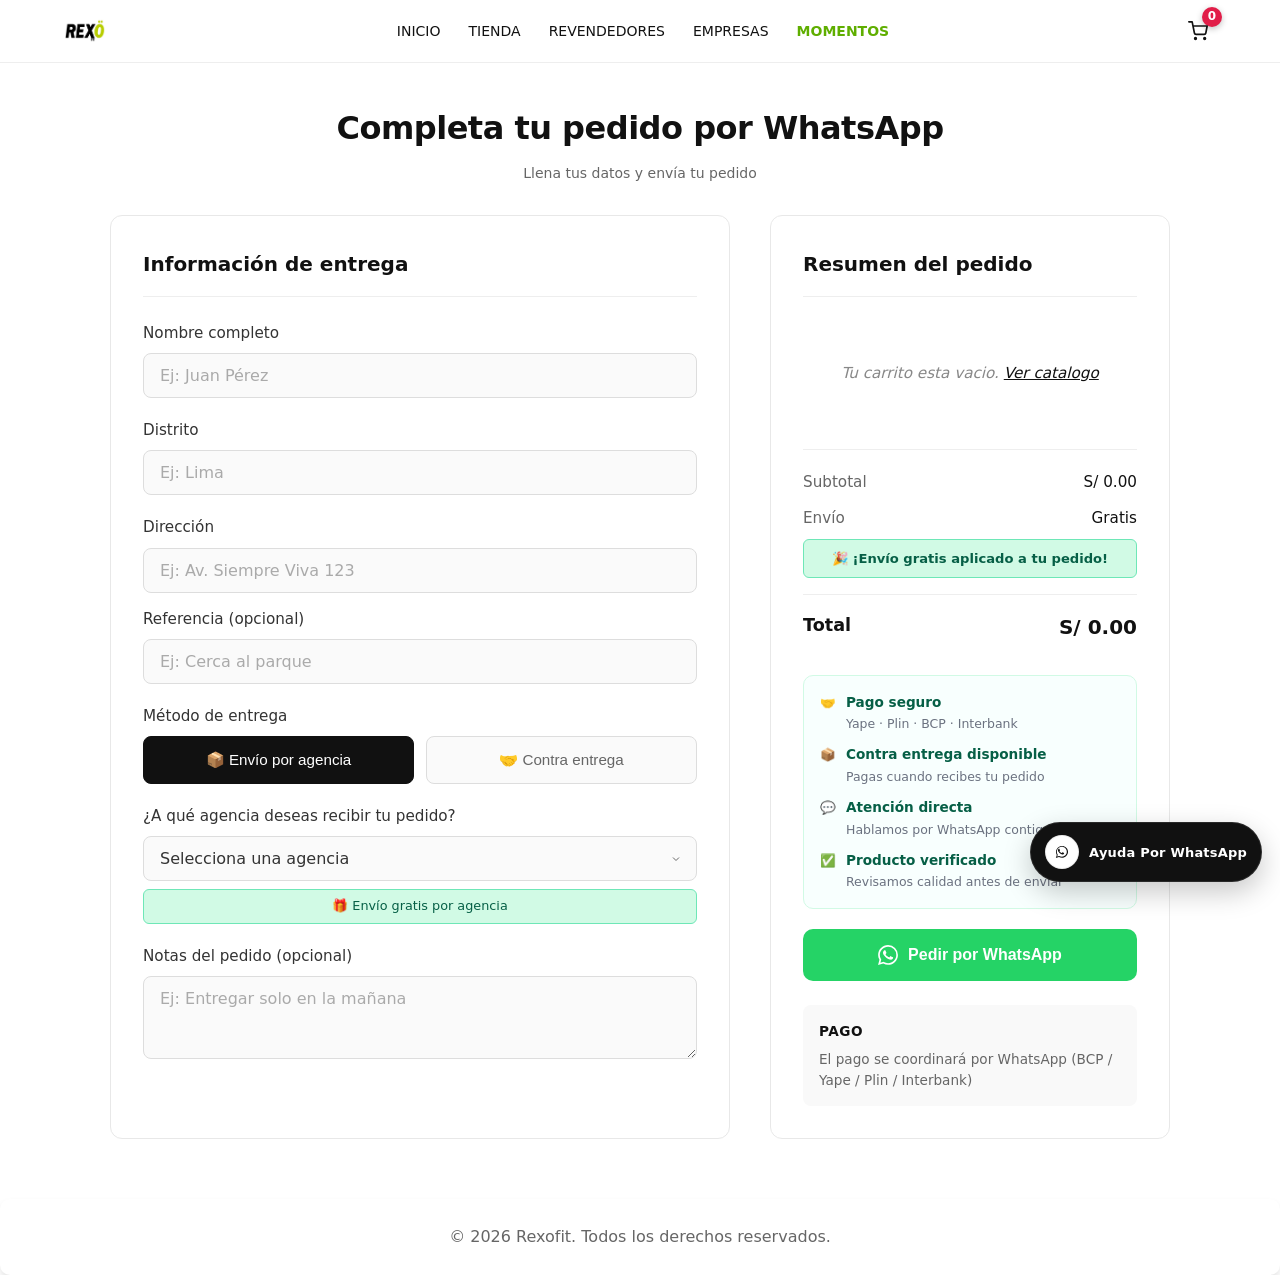
<file: carrito.html>
﻿<!DOCTYPE html>
<html lang="es">
<head>
    <!-- Google Tag Manager -->
    <script>(function(w,d,s,l,i){w[l]=w[l]||[];w[l].push({'gtm.start':
        new Date().getTime(),event:'gtm.js'});var f=d.getElementsByTagName(s)[0],
        j=d.createElement(s),dl=l!='dataLayer'?'&l='+l:'';j.async=true;j.src=
        'https://www.googletagmanager.com/gtm.js?id='+i+dl;f.parentNode.insertBefore(j,f);
        })(window,document,'script','dataLayer','GTM-T2JZ6T3T');
    </script>
    <!-- End Google Tag Manager -->
    <!-- Google tag (gtag.js) -->
    <script async src="https://www.googletagmanager.com/gtag/js?id=G-GYEP8DF0RK"></script>
    <script>
      window.dataLayer = window.dataLayer || [];
      function gtag(){dataLayer.push(arguments);}
      gtag('js', new Date());

      gtag('config', 'G-GYEP8DF0RK');
    </script>
    <meta charset="UTF-8">
    <meta name="viewport" content="width=device-width, initial-scale=1.0, maximum-scale=1.0">
    <title>Carrito - Rexofit</title>
    <link rel="stylesheet" href="/css/styles.css">
    <link rel="stylesheet" href="/css/carrito-page.css">
    <link rel="icon" type="image/png" href="/img/logo-negro.png">
    <!-- SEO -->
    <meta name="description" content="Completa tu pedido de ropa deportiva Rexofit por WhatsApp. Envío a todo el Perú.">
    <meta name="robots" content="index, follow">
    <link rel="canonical" href="https://rexofit.com/carrito">
    <!-- Open Graph -->
    <meta property="og:type" content="website">
    <meta property="og:title" content="Carrito de compras | Rexofit">
    <meta property="og:description" content="Completa tu pedido de ropa deportiva Rexofit por WhatsApp. Envío a todo el Perú.">
    <meta property="og:url" content="https://rexofit.com/carrito">
    <meta property="og:image" content="https://rexofit.com/img/logo-negro.png">
    <meta property="og:site_name" content="Rexofit">
</head>
<body data-pagina="carrito">
    <!-- Google Tag Manager (noscript) -->
    <noscript><iframe src="https://www.googletagmanager.com/ns.html?id=GTM-T2JZ6T3T"
height="0" width="0" style="display:none;visibility:hidden"></iframe></noscript>
    <!-- End Google Tag Manager (noscript) -->
    <!-- Header rendered by header.js -->
    <header class="navbar-container"></header>

    <!-- Categories Modal -->
    <div class="categories-modal" id="categoriesModal" hidden>
        <div class="categories-modal__backdrop" id="categoriesBackdrop"></div>
        <div class="categories-modal__panel">
            <button class="categories-modal__close" id="categoriesClose" aria-label="Cerrar">&times;</button>
            <h3 class="categories-modal__title">Tienda</h3>
            <div class="categories-modal__list">
                <a href="/polos" class="categories-modal__item">
                    <img src="/img/categorias/categoria-polos.webp" alt="Polos" class="categories-modal__img">
                    <span>POLOS</span>
                </a>
                <a href="/buzos" class="categories-modal__item">
                    <img src="/img/categorias/categoria-buzos.webp" alt="Buzos" class="categories-modal__img">
                    <span>BUZOS</span>
                </a>
                <a href="/zapatos-mujer" class="categories-modal__item">
                    <img src="/img/categorias/categoria-zapato-mujer.webp" alt="Sandalias" class="categories-modal__img">
                    <span>SANDALIAS</span>
                </a>
            </div>
        </div>
    </div>

    <div class="container">
        <!-- Header simplificado -->
        <div class="checkout-header">
            <h1>Completa tu pedido por WhatsApp</h1>
            <p class="checkout-subtitle">Llena tus datos y envía tu pedido</p>
        </div>

        <!-- CONTENEDOR PRINCIPAL: DOS COLUMNAS -->
        <div class="carrito-page-container">
            <!-- COLUMNA IZQUIERDA: INFORMACIÓN DEL CLIENTE -->
            <section class="checkout-form-section">
                <h2>Información de entrega</h2>
                <form id="pedidoForm" class="pedido-form">
                    <div class="form-group">
                        <label for="nombre">Nombre completo</label>
                        <input type="text" id="nombre" name="nombre" placeholder="Ej: Juan Pérez">
                    </div>

                    <div class="form-group">
                        <label for="distrito">Distrito</label>
                        <input type="text" id="distrito" name="distrito" placeholder="Ej: Lima">
                    </div>

                    <!-- Dirección y Referencia (ocultas si es pickup) -->
                    <div id="direccionGroup">
                        <div class="form-group">
                            <label for="direccion">Dirección</label>
                            <input type="text" id="direccion" name="direccion" placeholder="Ej: Av. Siempre Viva 123">
                        </div>
                        <div class="form-group" style="margin-top: 14px;">
                            <label for="referencia">Referencia (opcional)</label>
                            <input type="text" id="referencia" name="referencia" placeholder="Ej: Cerca al parque">
                        </div>
                    </div>

                    <!-- Método de entrega -->
                    <div class="form-group">
                        <label>Método de entrega</label>
                        <div class="delivery-toggle">
                            <button type="button" class="delivery-btn active" data-value="shalom" id="btnShalom">
                                📦 Envío por agencia
                            </button>
                            <button type="button" class="delivery-btn" data-value="contraentrega" id="btnContraentrega">
                                🤝 Contra entrega
                            </button>
                        </div>
                        <input type="hidden" id="metodoEntrega" name="metodoEntrega" value="shalom">
                    </div>

                    <!-- Selector de agencia (visible con Envío por agencia) -->
                    <div id="agenciaGroup" class="form-group">
                        <label for="agencia">¿A qué agencia deseas recibir tu pedido?</label>
                        <select id="agencia" name="agencia">
                            <option value="">Selecciona una agencia</option>
                            <option value="Shalom">Shalom</option>
                            <option value="Olva Courier">Olva Courier</option>
                            <option value="Cruz del Sur">Cruz del Sur</option>
                            <option value="otra">Otra agencia</option>
                        </select>
                        <div id="otraAgenciaGroup" style="display:none; margin-top:10px;">
                            <input type="text" id="otraAgencia" name="otraAgencia" placeholder="Escribe el nombre de tu agencia">
                        </div>
                        <p class="agencia-envio-note">🎁 Envío gratis por agencia</p>
                    </div>

                    <!-- Nota contra entrega (solo Lima) -->
                    <div id="contraentregaNote" style="display:none;" class="contraentrega-note">
                        <span>🏙️ Contra entrega disponible <strong>solo en Lima</strong>. Envío gratis por promoción. Pagas cuando recibes tu pedido.</span>
                    </div>

                    <div class="form-group">
                        <label for="notas">Notas del pedido (opcional)</label>
                        <textarea id="notas" name="notas" rows="3" placeholder="Ej: Entregar solo en la mañana"></textarea>
                    </div>
                </form>
            </section>

            <!-- COLUMNA DERECHA: RESUMEN DEL PEDIDO -->
            <section class="checkout-summary-section">
                <h2>Resumen del pedido</h2>
                
                <div id="carritoProductosLista" class="checkout-items-list">
                    <!-- Productos se renderizan aquí -->
                </div>

                <!-- Resumen de compra -->
                <div id="carritoResumen" class="checkout-resumen">
                    <div class="resumen-item">
                        <span>Subtotal</span>
                        <span id="subtotal" class="valor">S/ 0.00</span>
                    </div>
                    <div class="resumen-item">
                        <span>Envío</span>
                        <span id="envioValor" class="valor">Por confirmar</span>
                    </div>
                    <!-- Mensaje envío gratis -->
                    <div id="msgEnvioGratis" class="envio-gratis-msg" style="display:none;">
                        🎉 ¡Envío gratis aplicado a tu pedido!
                    </div>
                    <!-- Mensaje incentivo (exactamente 2 productos) -->
                    <div id="msgLlevateMas" class="envio-incentivo-msg" style="display:none;">
                        🎁 Tu envío ya es <strong>gratis</strong>
                    </div>
                    <div class="resumen-item total">
                        <span>Total</span>
                        <span id="total" class="valor">S/ 0.00</span>
                    </div>
                </div>

                <!-- Garantías de confianza -->
                <div class="trust-badges">
                    <div class="trust-badge">
                        <span class="trust-badge__icon">🤝</span>
                        <div>
                            <strong>Pago seguro</strong>
                            <span>Yape · Plin · BCP · Interbank</span>
                        </div>
                    </div>
                    <div class="trust-badge">
                        <span class="trust-badge__icon">📦</span>
                        <div>
                            <strong>Contra entrega disponible</strong>
                            <span>Pagas cuando recibes tu pedido</span>
                        </div>
                    </div>
                    <div class="trust-badge">
                        <span class="trust-badge__icon">💬</span>
                        <div>
                            <strong>Atención directa</strong>
                            <span>Hablamos por WhatsApp contigo</span>
                        </div>
                    </div>
                    <div class="trust-badge">
                        <span class="trust-badge__icon">✅</span>
                        <div>
                            <strong>Producto verificado</strong>
                            <span>Revisamos calidad antes de enviar</span>
                        </div>
                    </div>
                </div>

                <!-- Botón principal -->
                <button type="button" id="btnEnviarWhatsApp" class="btn-whatsapp-order">
                    <svg width="20" height="20" viewBox="0 0 24 24" fill="currentColor">
                        <path d="M17.472 14.382c-.297-.149-1.758-.867-2.03-.967-.273-.099-.471-.148-.67.15-.197.297-.767.966-.94 1.164-.173.199-.347.223-.644.075-.297-.15-1.255-.463-2.39-1.475-.883-.788-1.48-1.761-1.653-2.059-.173-.297-.018-.458.13-.606.134-.133.298-.347.446-.52.149-.174.198-.298.298-.497.099-.198.05-.371-.025-.52-.075-.149-.669-1.612-.916-2.207-.242-.579-.487-.5-.669-.51-.173-.008-.371-.01-.57-.01-.198 0-.52.074-.792.372-.272.297-1.04 1.016-1.04 2.479 0 1.462 1.065 2.875 1.213 3.074.149.198 2.096 3.2 5.077 4.487.709.306 1.262.489 1.694.625.712.227 1.36.195 1.871.118.571-.085 1.758-.719 2.006-1.413.248-.694.248-1.289.173-1.413-.074-.124-.272-.198-.57-.347m-5.421 7.403h-.004a9.87 9.87 0 01-5.031-1.378l-.361-.214-3.741.982.998-3.648-.235-.374a9.86 9.86 0 01-1.51-5.26c.001-5.45 4.436-9.884 9.888-9.884 2.64 0 5.122 1.03 6.988 2.898a9.825 9.825 0 012.893 6.994c-.003 5.45-4.437 9.884-9.885 9.884m8.413-18.297A11.815 11.815 0 0012.05 0C5.495 0 .16 5.335.157 11.892c0 2.096.547 4.142 1.588 5.945L.057 24l6.305-1.654a11.882 11.882 0 005.683 1.448h.005c6.554 0 11.89-5.335 11.893-11.893a11.821 11.821 0 00-3.48-8.413z"/>
                    </svg>
                    Pedir por WhatsApp
                </button>

                <!-- Info de pago -->
                <div class="payment-info">
                    <p class="payment-title">Pago</p>
                    <p class="payment-text">El pago se coordinará por WhatsApp (BCP / Yape / Plin / Interbank)</p>
                </div>

                <!-- Botón vaciar -->
                <button id="btnVaciarCarrito" class="btn-vaciar-carrito" style="display: none;">
                    Vaciar carrito
                </button>
            </section>
        </div>
    </div>

    <!-- Footer minimal -->
    <footer class="footer">
        <p>&copy; 2026 Rexofit. Todos los derechos reservados.</p>
    </footer>

    <!-- MODAL ELIMINAR PRODUCTO -->
    <div id="deleteModal" class="modal-del" hidden>
        <div class="modal-del__backdrop"></div>
        <div class="modal-del__panel" role="dialog" aria-modal="true">
            <h3>¿Quieres borrar el producto?</h3>
            <p>El producto se quitará de tu carrito.</p>
            <div class="modal-del__actions">
                <button id="btnCancelDel" type="button" class="btn-ghost">Cancelar</button>
                <button id="btnOkDel" type="button" class="btn-danger">Eliminar</button>
            </div>
        </div>
    </div>

    
    <!-- SCRIPTS -->
    <script src="/js/carrito.js"></script>
    <script src="/js/header.js?v=20260916-morado"></script>
    <script>
        // Modal handled by header.js

        // Delivery method toggle
        (function() {
            var btnShalom = document.getElementById('btnShalom');
            var btnContraentrega = document.getElementById('btnContraentrega');
            var metodoInput = document.getElementById('metodoEntrega');
            var direccionGroup = document.getElementById('direccionGroup');
            var agenciaGroup = document.getElementById('agenciaGroup');
            var contraNote = document.getElementById('contraentregaNote');

            if (!btnShalom || !btnContraentrega) return;

            // Mostrar/ocultar campo "otra agencia"
            var selectAgencia = document.getElementById('agencia');
            var otraAgenciaGroup = document.getElementById('otraAgenciaGroup');
            if (selectAgencia) {
                selectAgencia.addEventListener('change', function() {
                    if (otraAgenciaGroup) {
                        otraAgenciaGroup.style.display = this.value === 'otra' ? 'block' : 'none';
                    }
                });
            }

            btnShalom.addEventListener('click', function() {
                btnShalom.classList.add('active');
                btnContraentrega.classList.remove('active');
                metodoInput.value = 'shalom';
                direccionGroup.style.display = 'block';
                agenciaGroup.style.display = 'flex';
                if (contraNote) contraNote.style.display = 'none';
                actualizarEnvio();
            });

            btnContraentrega.addEventListener('click', function() {
                btnContraentrega.classList.add('active');
                btnShalom.classList.remove('active');
                metodoInput.value = 'contraentrega';
                direccionGroup.style.display = 'block';
                agenciaGroup.style.display = 'none';
                if (contraNote) contraNote.style.display = 'flex';
                actualizarEnvio();
            });
        })();
    </script>
</body>
</html>
</file>
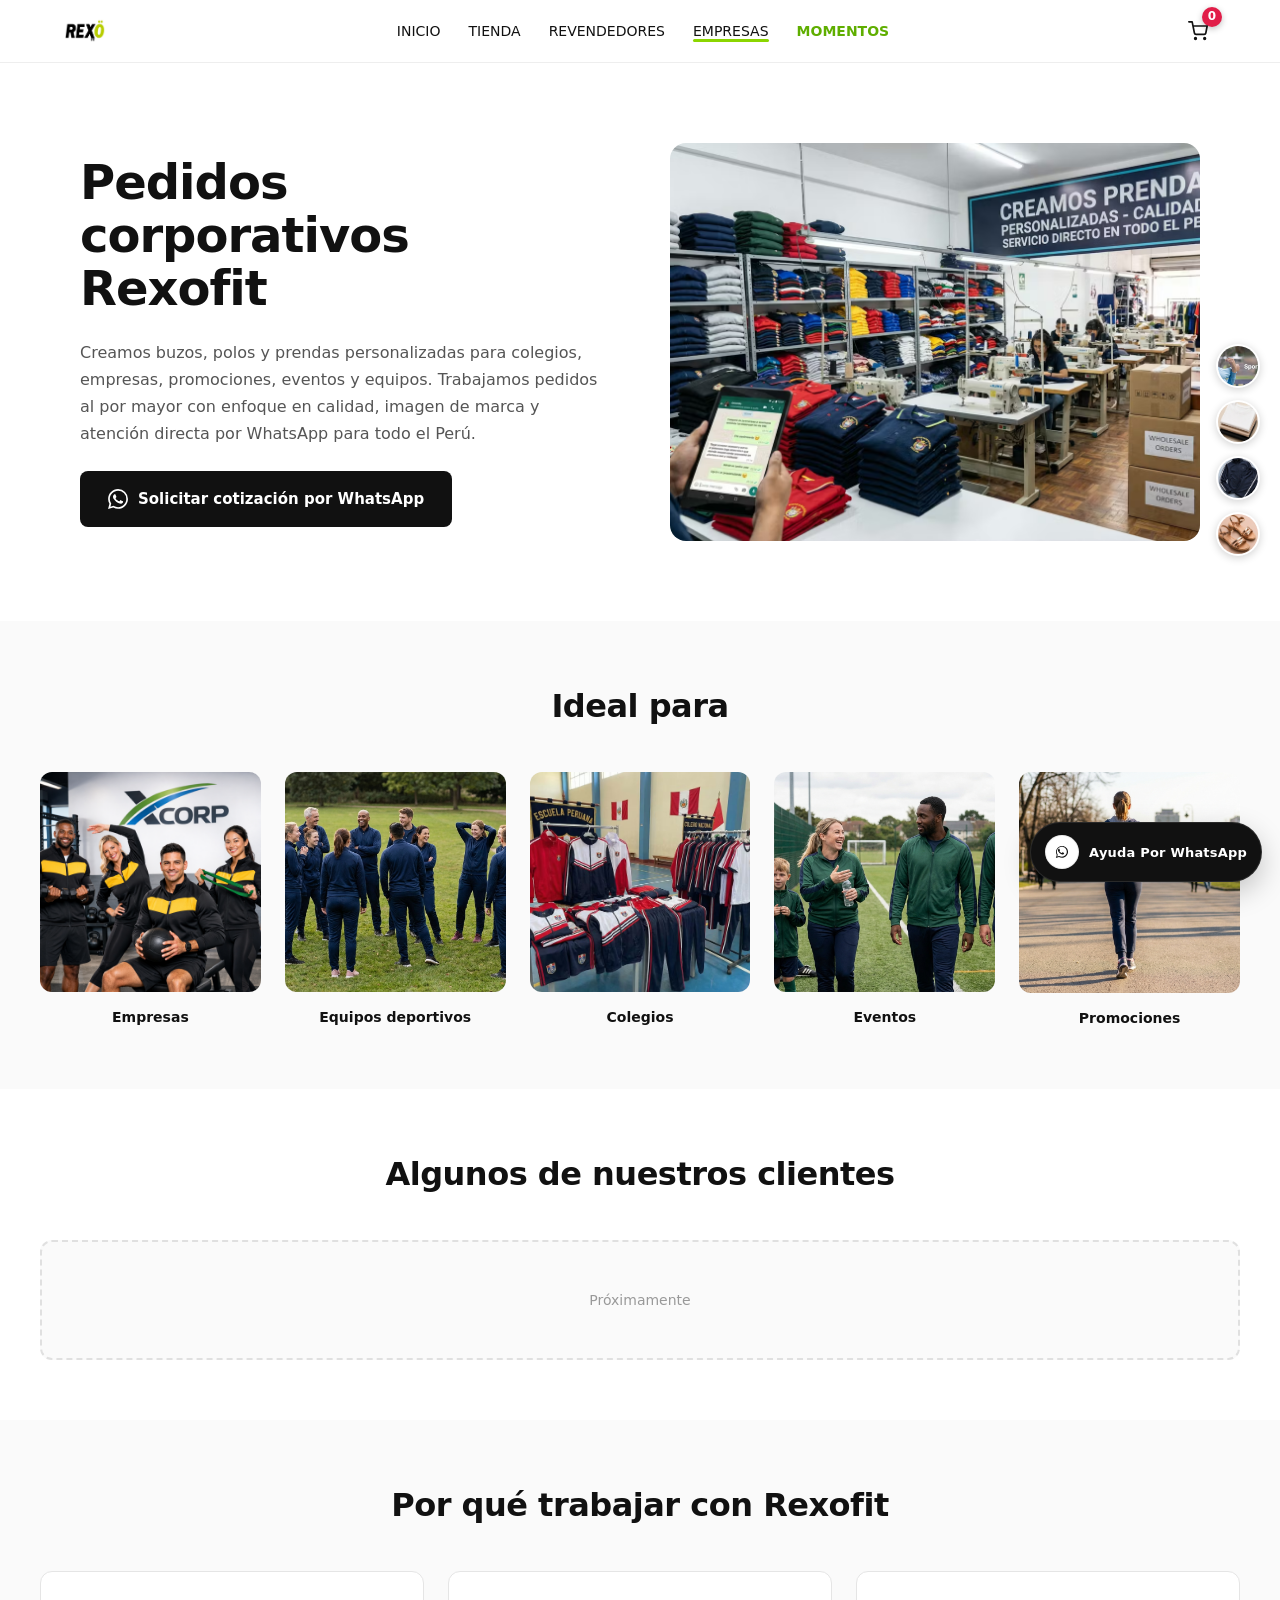
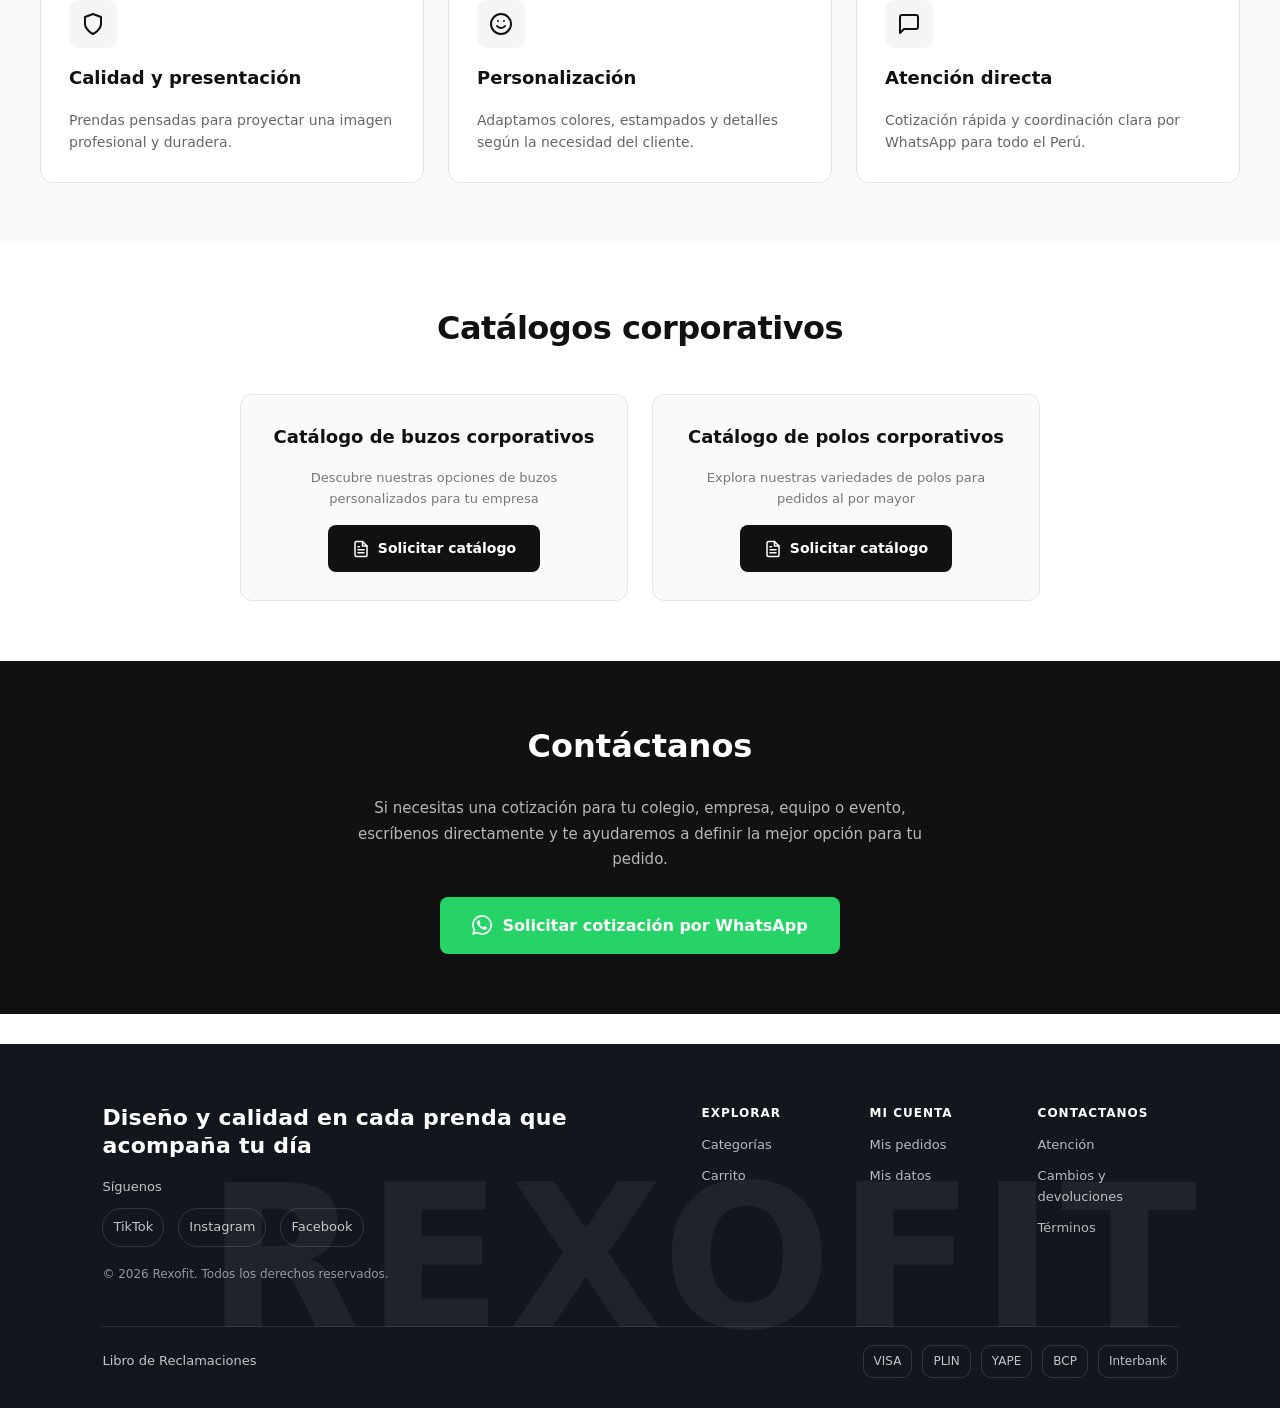
<file: corporativos.html>
﻿<!DOCTYPE html>
<html lang="es">
<head>
    <!-- Google Tag Manager -->
    <script>(function(w,d,s,l,i){w[l]=w[l]||[];w[l].push({'gtm.start':
new Date().getTime(),event:'gtm.js'});var f=d.getElementsByTagName(s)[0],
j=d.createElement(s),dl=l!='dataLayer'?'&l='+l:'';j.async=true;j.src=
'https://www.googletagmanager.com/gtm.js?id='+i+dl;f.parentNode.insertBefore(j,f);
})(window,document,'script','dataLayer','GTM-T2JZ6T3T');</script>
    <!-- End Google Tag Manager -->
    <!-- Google tag (gtag.js) -->
    <script async src="https://www.googletagmanager.com/gtag/js?id=G-GYEP8DF0RK"></script>
    <script>
      window.dataLayer = window.dataLayer || [];
      function gtag(){dataLayer.push(arguments);}
      gtag('js', new Date());

      gtag('config', 'G-GYEP8DF0RK');
    </script>
    <meta charset="UTF-8">
    <meta name="viewport" content="width=device-width, initial-scale=1.0">
    <title>Pedidos Corporativos | Rexofit</title>
    <link rel="stylesheet" href="/css/styles.css">
    <style>
        /* =============================================
           CORPORATE PAGE - Scoped Styles
           ============================================= */
        body[data-pagina="corporativos"] {
            padding: 0;
            background: #fff;
        }

        body[data-pagina="corporativos"] main {
            display: block;
            padding: 0;
        }

        /* Hero Section */
        .corp-hero {
            display: grid;
            grid-template-columns: 1fr 1fr;
            gap: 60px;
            align-items: center;
            padding: 80px 40px;
            max-width: 1200px;
            margin: 0 auto;
        }

        .corp-hero__content {
            display: flex;
            flex-direction: column;
            gap: 24px;
        }

        .corp-hero__title {
            font-size: 48px;
            font-weight: 700;
            color: #111;
            margin: 0;
            line-height: 1.1;
            letter-spacing: -1px;
        }

        .corp-hero__text {
            font-size: 16px;
            color: #555;
            line-height: 1.7;
            margin: 0;
        }

        .corp-hero__cta {
            display: inline-flex;
            align-items: center;
            gap: 10px;
            padding: 16px 28px;
            background: #111;
            color: #fff;
            text-decoration: none;
            border-radius: 8px;
            font-size: 15px;
            font-weight: 600;
            width: fit-content;
            transition: background 0.2s, transform 0.15s;
        }

        .corp-hero__cta:hover {
            background: #333;
            transform: translateY(-2px);
        }

        .corp-hero__cta svg {
            width: 20px;
            height: 20px;
        }

        .corp-hero__image {
            display: flex;
            align-items: center;
            justify-content: center;
            background: #f5f5f5;
            border-radius: 16px;
            aspect-ratio: 4/3;
            overflow: hidden;
        }

        .corp-hero__image img {
            width: 100%;
            height: 100%;
            object-fit: cover;
        }

        .corp-hero__image-placeholder {
            display: flex;
            align-items: center;
            justify-content: center;
            color: #999;
            font-size: 14px;
        }

        /* Section Title */
        .corp-section-title {
            font-size: 32px;
            font-weight: 700;
            color: #111;
            text-align: center;
            margin: 0 0 40px;
            letter-spacing: -0.5px;
        }

        /* Uses/Occasions Section */
        .corp-uses {
            padding: 60px 40px;
            background: #fafafa;
        }

        .corp-uses__inner {
            max-width: 1200px;
            margin: 0 auto;
        }

        .corp-uses-grid {
            display: grid;
            grid-template-columns: repeat(5, 1fr);
            gap: 24px;
        }

        .corp-use-card {
            display: flex;
            flex-direction: column;
            align-items: center;
            gap: 14px;
            text-decoration: none;
            cursor: pointer;
        }

        .corp-use-card__image {
            width: 100%;
            aspect-ratio: 1;
            border-radius: 12px;
            overflow: hidden;
            background: #e5e5e5;
            display: flex;
            align-items: center;
            justify-content: center;
        }

        .corp-use-card__image img {
            width: 100%;
            height: 100%;
            object-fit: cover;
        }

        .corp-use-card__image-placeholder {
            color: #999;
            font-size: 13px;
        }

        .corp-use-card__name {
            font-size: 14px;
            font-weight: 600;
            color: #111;
            margin: 0;
        }

        /* Clients Section - Empty */
        .corp-clients {
            padding: 60px 40px;
            background: #fff;
        }

        .corp-clients__inner {
            max-width: 1200px;
            margin: 0 auto;
        }

        .corp-clients__placeholder {
            display: flex;
            align-items: center;
            justify-content: center;
            min-height: 120px;
            border: 2px dashed #e0e0e0;
            border-radius: 12px;
            color: #999;
            font-size: 14px;
            background: #fafafa;
        }

        /* Benefits Section */
        .corp-benefits {
            padding: 60px 40px;
            background: #fafafa;
        }

        .corp-benefits__inner {
            max-width: 1200px;
            margin: 0 auto;
        }

        .corp-benefits-grid {
            display: grid;
            grid-template-columns: repeat(3, 1fr);
            gap: 24px;
        }

        .corp-benefit-card {
            background: #fff;
            border: 1px solid #e5e5e5;
            border-radius: 12px;
            padding: 28px;
            display: flex;
            flex-direction: column;
            gap: 16px;
        }

        .corp-benefit-card__icon {
            width: 48px;
            height: 48px;
            background: #f5f5f5;
            border-radius: 10px;
            display: flex;
            align-items: center;
            justify-content: center;
        }

        .corp-benefit-card__icon svg {
            width: 24px;
            height: 24px;
            color: #111;
        }

        .corp-benefit-card__title {
            font-size: 18px;
            font-weight: 700;
            color: #111;
            margin: 0;
        }

        .corp-benefit-card__text {
            font-size: 14px;
            color: #666;
            line-height: 1.6;
            margin: 0;
        }

        /* Catalogs Section */
        .corp-catalogs {
            padding: 60px 40px;
            background: #fff;
        }

        .corp-catalogs__inner {
            max-width: 800px;
            margin: 0 auto;
        }

        .corp-catalog-grid {
            display: grid;
            grid-template-columns: repeat(2, 1fr);
            gap: 24px;
        }

        .corp-catalog-card {
            background: #fafafa;
            border: 1px solid #e5e5e5;
            border-radius: 12px;
            padding: 28px;
            display: flex;
            flex-direction: column;
            gap: 16px;
            text-align: center;
            align-items: center;
        }

        .corp-catalog-card__title {
            font-size: 18px;
            font-weight: 700;
            color: #111;
            margin: 0;
        }

        .corp-catalog-card__text {
            font-size: 13px;
            color: #777;
            margin: 0;
        }

        .corp-catalog-btn {
            display: inline-flex;
            align-items: center;
            gap: 8px;
            padding: 12px 24px;
            background: #111;
            color: #fff;
            text-decoration: none;
            border-radius: 8px;
            font-size: 14px;
            font-weight: 600;
            transition: background 0.2s;
        }

        .corp-catalog-btn:hover {
            background: #333;
        }

        .corp-catalog-btn svg {
            width: 18px;
            height: 18px;
        }

        /* Contact Section */
        .corp-contact {
            padding: 60px 40px;
            background: #111;
            color: #fff;
        }

        .corp-contact__inner {
            max-width: 600px;
            margin: 0 auto;
            text-align: center;
            display: flex;
            flex-direction: column;
            align-items: center;
            gap: 24px;
        }

        .corp-contact__title {
            font-size: 32px;
            font-weight: 700;
            margin: 0;
        }

        .corp-contact__text {
            font-size: 15px;
            color: rgba(255,255,255,0.7);
            line-height: 1.7;
            margin: 0;
        }

        .corp-whatsapp-btn {
            display: inline-flex;
            align-items: center;
            gap: 10px;
            padding: 16px 32px;
            background: #25d366;
            color: #fff;
            text-decoration: none;
            border-radius: 8px;
            font-size: 16px;
            font-weight: 600;
            transition: background 0.2s, transform 0.15s;
        }

        .corp-whatsapp-btn:hover {
            background: #1ebe5d;
            transform: translateY(-2px);
        }

        .corp-whatsapp-btn svg {
            width: 20px;
            height: 20px;
        }

        /* Responsive */
        @media (max-width: 1024px) {
            .corp-hero {
                gap: 40px;
                padding: 60px 30px;
            }

            .corp-uses-grid {
                grid-template-columns: repeat(3, 1fr);
            }
        }

        @media (max-width: 768px) {
            .corp-hero {
                grid-template-columns: 1fr;
                gap: 32px;
                padding: 40px 20px;
                text-align: center;
            }

            .corp-hero__content {
                align-items: center;
            }

            .corp-hero__title {
                font-size: 36px;
            }

            .corp-hero__image {
                order: -1;
                aspect-ratio: 16/9;
            }

            .corp-section-title {
                font-size: 26px;
            }

            .corp-uses, .corp-benefits, .corp-catalogs, .corp-contact {
                padding: 40px 20px;
            }

            .corp-uses-grid {
                grid-template-columns: repeat(2, 1fr);
                gap: 16px;
            }

            .corp-benefits-grid {
                grid-template-columns: 1fr;
                gap: 16px;
            }

            .corp-catalog-grid {
                grid-template-columns: 1fr;
                gap: 16px;
            }

            .corp-contact__title {
                font-size: 26px;
            }

            .corp-contact__text {
                font-size: 14px;
            }
        }

        @media (max-width: 480px) {
            .corp-hero__title {
                font-size: 28px;
            }

            .corp-uses-grid {
                grid-template-columns: repeat(2, 1fr);
                gap: 12px;
            }

            .corp-use-card__name {
                font-size: 12px;
            }
        }

        /* FLOATING SIDE DOTS NAVIGATION */
        .side-nav {
            position: fixed;
            right: 20px;
            top: 50%;
            transform: translateY(-50%);
            z-index: 8000;
            display: flex;
            flex-direction: column;
            gap: 12px;
            align-items: center;
        }
        .side-nav__dot {
            width: 44px;
            height: 44px;
            border-radius: 50%;
            cursor: pointer;
            border: 2px solid transparent;
            transition: border-color 0.25s, transform 0.25s, box-shadow 0.25s;
            box-shadow: 0 2px 8px rgba(0,0,0,0.18);
            background: #fff;
            display: block;
            text-decoration: none;
            position: relative;
            overflow: visible;
        }
        .side-nav__dot img {
            width: 100%;
            height: 100%;
            object-fit: cover;
            display: block;
            border-radius: 50%;
            overflow: hidden;
        }
        .side-nav__dot:hover,
        .side-nav__dot.active {
            border-color: #111;
            transform: scale(1.15);
            box-shadow: 0 4px 14px rgba(0,0,0,0.28);
        }
        
        /* Tooltip al pasar por los dots */
        .side-nav__dot::after {
            content: attr(data-label);
            position: absolute;
            right: calc(100% + 10px);
            top: 50%;
            transform: translateY(-50%);
            background: #111;
            color: #fff;
            font-size: 12px;
            font-weight: 600;
            white-space: nowrap;
            padding: 5px 10px;
            border-radius: 6px;
            pointer-events: none;
            opacity: 0;
            transition: opacity 0.15s ease, transform 0.15s ease;
            transform: translateY(-50%) translateX(4px);
            letter-spacing: 0.3px;
        }

        .side-nav__dot:hover::after {
            opacity: 1;
            transform: translateY(-50%) translateX(0);
        }
@media (max-width: 768px) { .side-nav { display: none; } }
    </style>
    <link rel="icon" type="image/png" href="/img/logo-negro.png">
    <!-- SEO -->
    <meta name="description" content="Pedidos corporativos de ropa deportiva para empresas, colegios, equipos y eventos en Perú. Cotiza por WhatsApp.">
    <meta name="robots" content="index, follow">
    <link rel="canonical" href="https://rexofit.com/corporativos">
    <!-- Open Graph -->
    <meta property="og:type" content="website">
    <meta property="og:title" content="Pedidos Corporativos | Rexofit">
    <meta property="og:description" content="Pedidos corporativos de ropa deportiva para empresas, colegios, equipos y eventos en Perú. Cotiza por WhatsApp.">
    <meta property="og:url" content="https://rexofit.com/corporativos">
    <meta property="og:image" content="https://rexofit.com/img/logo-negro.png">
    <meta property="og:site_name" content="Rexofit">
</head>
<body data-pagina="corporativos">
    <!-- Google Tag Manager (noscript) -->
    <noscript><iframe src="https://www.googletagmanager.com/ns.html?id=GTM-T2JZ6T3T"
height="0" width="0" style="display:none;visibility:hidden"></iframe></noscript>
    <!-- End Google Tag Manager (noscript) -->
    
    <!-- HEADER -->
    <header class="site-header">
        <div class="header-inner">
            <a href="/" class="brand">
                <img src="/img/logo-blanco.jpeg" class="brand-logo"
                     onerror="this.style.display='none'; this.nextElementSibling.style.display='inline';">
                <span style="display:none; font-size:22px; font-weight:700; color:#111;">Rexofit</span>
            </a>
            <nav class="nav-links">
                <a href="/" class="nav-link">INICIO</a>
                <a href="#" class="nav-link" id="categoriasLink">TIENDA</a>
                <a href="/revendedores" class="nav-link">REVENDEDORES</a>
                <a href="/empresas" class="nav-link active">EMPRESAS</a>
                <a href="/momentos/" class="nav-link nav-link--momentos">MOMENTOS</a>
            </nav>
            <a href="/carrito" class="cart-link" aria-label="Carrito">
                <svg class="cart-icon" width="20" height="20" viewBox="0 0 24 24" fill="none" stroke="currentColor" stroke-width="2" stroke-linecap="round" stroke-linejoin="round">
                    <circle cx="9" cy="21" r="1"></circle>
                    <circle cx="20" cy="21" r="1"></circle>
                    <path d="M1 1h4l2.68 13.39a2 2 0 0 0 2 1.61h9.72a2 2 0 0 0 2-1.61L23 6H6"></path>
                </svg>
                <span class="cart-count" id="cartCount">0</span>
            </a>
        </div>
    </header>

    <!-- Categories Modal -->
    <div class="categories-modal" id="categoriesModal" hidden>
        <div class="categories-modal__backdrop" id="categoriesBackdrop"></div>
        <div class="categories-modal__panel">
            <button class="categories-modal__close" id="categoriesClose" aria-label="Cerrar">&times;</button>
            <h3 class="categories-modal__title">Tienda</h3>
            <div class="categories-modal__list">
                <a href="/polos" class="categories-modal__item">
                    <img src="/img/categorias/categoria-polos.webp" alt="Polos" class="categories-modal__img">
                    <span>POLOS</span>
                </a>
                <a href="/buzos" class="categories-modal__item">
                    <img src="/img/categorias/categoria-buzos.webp" alt="Buzos" class="categories-modal__img">
                    <span>BUZOS</span>
                </a>
                <a href="/zapatos-mujer" class="categories-modal__item">
                    <img src="/img/categorias/categoria-zapato-mujer.webp" alt="Sandalias" class="categories-modal__img">
                    <span>SANDALIAS</span>
                </a>
            </div>
        </div>
    </div>

    <main>
        <!-- Hero Section -->
        <section class="corp-hero">
            <div class="corp-hero__content">
                <h1 class="corp-hero__title">Pedidos corporativos Rexofit</h1>
                <p class="corp-hero__text">Creamos buzos, polos y prendas personalizadas para colegios, empresas, promociones, eventos y equipos. Trabajamos pedidos al por mayor con enfoque en calidad, imagen de marca y atención directa por WhatsApp para todo el Perú.</p>
                <a href="https://wa.me/51987753006?text=Hola,%20quiero%20una%20cotización%20para%20pedidos%20corporativos" class="corp-hero__cta" target="_blank" rel="noopener noreferrer">
                    <svg viewBox="0 0 24 24" fill="currentColor">
                        <path d="M17.472 14.382c-.297-.149-1.758-.867-2.03-.967-.273-.099-.471-.148-.67.15-.197.297-.767.966-.94 1.162-.173.199-.347.223-.644.075-.297-.15-1.255-.463-2.39-1.475-.883-.788-1.48-1.761-1.653-2.059-.173-.297-.018-.458.13-.606.134-.133.298-.347.446-.52.149-.174.198-.298.298-.497.099-.198.05-.371-.025-.52-.075-.149-.669-1.612-.916-2.207-.242-.579-.487-.5-.669-.51-.173-.008-.371-.01-.57-.01-.198 0-.52.074-.792.372-.272.297-1.04 1.016-1.04 2.479 0 1.462 1.065 2.875 1.213 3.074.149.198 2.096 3.2 5.077 4.487.709.306 1.262.489 1.694.625.712.227 1.36.195 1.871.118.571-.085 1.758-.719 2.006-1.413.248-.694.248-1.289.173-1.413-.074-.124-.272-.198-.57-.347m-5.421 7.403h-.004a9.87 9.87 0 01-5.031-1.378l-.361-.214-3.741.982.998-3.648-.235-.374a9.86 9.86 0 01-1.51-5.26c.001-5.45 4.436-9.884 9.888-9.884 2.64 0 5.122 1.03 6.988 2.898a9.825 9.825 0 012.893 6.994c-.003 5.45-4.437 9.884-9.885 9.884m8.413-18.297A11.815 11.815 0 0012.05 0C5.495 0 .16 5.335.157 11.892c0 2.096.547 4.142 1.588 5.945L.057 24l6.305-1.654a11.882 11.882 0 005.683 1.448h.005c6.554 0 11.89-5.335 11.893-11.893a11.821 11.821 0 00-3.48-8.413z"/>
                    </svg>
                    Solicitar cotización por WhatsApp
                </a>
            </div>
            <div class="corp-hero__image">
                <img src="/img/corporativos/hero-corporativo.png" alt="Pedidos corporativos Rexofit">
            </div>
        </section>

        <!-- Ideal para Section -->
        <section class="corp-uses">
            <div class="corp-uses__inner">
                <h2 class="corp-section-title">Ideal para</h2>
                <div class="corp-uses-grid">
                    <div class="corp-use-card">
                        <div class="corp-use-card__image">
                            <img src="/img/corporativos/empresas.png" alt="Empresas">
                        </div>
                        <p class="corp-use-card__name">Empresas</p>
                    </div>
                    <div class="corp-use-card">
                        <div class="corp-use-card__image">
                            <img src="/img/corporativos/equipos-deportivos.jpg" alt="Equipos deportivos">
                        </div>
                        <p class="corp-use-card__name">Equipos deportivos</p>
                    </div>
                    <div class="corp-use-card">
                        <div class="corp-use-card__image">
                            <img src="/img/corporativos/escuela.png" alt="Colegios y escuelas">
                        </div>
                        <p class="corp-use-card__name">Colegios</p>
                    </div>
                    <div class="corp-use-card">
                        <div class="corp-use-card__image">
                            <img src="/img/corporativos/eventos.jpg" alt="Eventos">
                        </div>
                        <p class="corp-use-card__name">Eventos</p>
                    </div>
                    <div class="corp-use-card">
                        <div class="corp-use-card__image">
                            <img src="/img/corporativos/promociones.jpg" alt="Promociones">
                        </div>
                        <p class="corp-use-card__name">Promociones</p>
                    </div>

                </div>
            </div>
        </section>

        <!-- Clients Section - Empty -->
        <section class="corp-clients">
            <div class="corp-clients__inner">
                <h2 class="corp-section-title">Algunos de nuestros clientes</h2>
                <div class="corp-clients__placeholder">
                    Próximamente
                </div>
            </div>
        </section>

        <!-- Benefits Section -->
        <section class="corp-benefits">
            <div class="corp-benefits__inner">
                <h2 class="corp-section-title">Por qué trabajar con Rexofit</h2>
                <div class="corp-benefits-grid">
                    <div class="corp-benefit-card">
                        <div class="corp-benefit-card__icon">
                            <svg viewBox="0 0 24 24" fill="none" stroke="currentColor" stroke-width="2" stroke-linecap="round" stroke-linejoin="round">
                                <path d="M12 22s8-4 8-10V5l-8-3-8 3v7c0 6 8 10 8 10z"></path>
                            </svg>
                        </div>
                        <h3 class="corp-benefit-card__title">Calidad y presentación</h3>
                        <p class="corp-benefit-card__text">Prendas pensadas para proyectar una imagen profesional y duradera.</p>
                    </div>
                    <div class="corp-benefit-card">
                        <div class="corp-benefit-card__icon">
                            <svg viewBox="0 0 24 24" fill="none" stroke="currentColor" stroke-width="2" stroke-linecap="round" stroke-linejoin="round">
                                <circle cx="12" cy="12" r="10"></circle>
                                <path d="M8 14s1.5 2 4 2 4-2 4-2"></path>
                                <line x1="9" y1="9" x2="9.01" y2="9"></line>
                                <line x1="15" y1="9" x2="15.01" y2="9"></line>
                            </svg>
                        </div>
                        <h3 class="corp-benefit-card__title">Personalización</h3>
                        <p class="corp-benefit-card__text">Adaptamos colores, estampados y detalles según la necesidad del cliente.</p>
                    </div>
                    <div class="corp-benefit-card">
                        <div class="corp-benefit-card__icon">
                            <svg viewBox="0 0 24 24" fill="none" stroke="currentColor" stroke-width="2" stroke-linecap="round" stroke-linejoin="round">
                                <path d="M21 15a2 2 0 0 1-2 2H7l-4 4V5a2 2 0 0 1 2-2h14a2 2 0 0 1 2 2z"></path>
                            </svg>
                        </div>
                        <h3 class="corp-benefit-card__title">Atención directa</h3>
                        <p class="corp-benefit-card__text">Cotización rápida y coordinación clara por WhatsApp para todo el Perú.</p>
                    </div>
                </div>
            </div>
        </section>

        <!-- Catalogs Section -->
        <section class="corp-catalogs">
            <div class="corp-catalogs__inner">
                <h2 class="corp-section-title">Catálogos corporativos</h2>
                <div class="corp-catalog-grid">
                    <div class="corp-catalog-card">
                        <h3 class="corp-catalog-card__title">Catálogo de buzos corporativos</h3>
                        <p class="corp-catalog-card__text">Descubre nuestras opciones de buzos personalizados para tu empresa</p>
                        <a href="https://wa.me/51987753006?text=Hola,%20quiero%20ver%20el%20catalogo%20de%20buzos%20corporativos" target="_blank" rel="noopener noreferrer" class="corp-catalog-btn">
                            <svg viewBox="0 0 24 24" fill="none" stroke="currentColor" stroke-width="2" stroke-linecap="round" stroke-linejoin="round">
                                <path d="M14 2H6a2 2 0 0 0-2 2v16a2 2 0 0 0 2 2h12a2 2 0 0 0 2-2V8z"></path>
                                <polyline points="14 2 14 8 20 8"></polyline>
                                <line x1="16" y1="13" x2="8" y2="13"></line>
                                <line x1="16" y1="17" x2="8" y2="17"></line>
                                <polyline points="10 9 9 9 8 9"></polyline>
                            </svg>
                            Solicitar catálogo
                        </a>
                    </div>
                    <div class="corp-catalog-card">
                        <h3 class="corp-catalog-card__title">Catálogo de polos corporativos</h3>
                        <p class="corp-catalog-card__text">Explora nuestras variedades de polos para pedidos al por mayor</p>
                        <a href="https://wa.me/51987753006?text=Hola,%20quiero%20ver%20el%20catalogo%20de%20polos%20corporativos" target="_blank" rel="noopener noreferrer" class="corp-catalog-btn">
                            <svg viewBox="0 0 24 24" fill="none" stroke="currentColor" stroke-width="2" stroke-linecap="round" stroke-linejoin="round">
                                <path d="M14 2H6a2 2 0 0 0-2 2v16a2 2 0 0 0 2 2h12a2 2 0 0 0 2-2V8z"></path>
                                <polyline points="14 2 14 8 20 8"></polyline>
                                <line x1="16" y1="13" x2="8" y2="13"></line>
                                <line x1="16" y1="17" x2="8" y2="17"></line>
                                <polyline points="10 9 9 9 8 9"></polyline>
                            </svg>
                            Solicitar catálogo
                        </a>
                    </div>
                </div>
            </div>
        </section>

        <!-- Contact Section -->
        <section class="corp-contact">
            <div class="corp-contact__inner">
                <h2 class="corp-contact__title">Contáctanos</h2>
                <p class="corp-contact__text">Si necesitas una cotización para tu colegio, empresa, equipo o evento, escríbenos directamente y te ayudaremos a definir la mejor opción para tu pedido.</p>
                <a href="https://wa.me/51987753006?text=Hola,%20quiero%20una%20cotización%20para%20pedidos%20corporativos" class="corp-whatsapp-btn" target="_blank" rel="noopener noreferrer">
                    <svg viewBox="0 0 24 24" fill="currentColor">
                        <path d="M17.472 14.382c-.297-.149-1.758-.867-2.03-.967-.273-.099-.471-.148-.67.15-.197.297-.767.966-.94 1.162-.173.199-.347.223-.644.075-.297-.15-1.255-.463-2.39-1.475-.883-.788-1.48-1.761-1.653-2.059-.173-.297-.018-.458.13-.606.134-.133.298-.347.446-.52.149-.174.198-.298.298-.497.099-.198.05-.371-.025-.52-.075-.149-.669-1.612-.916-2.207-.242-.579-.487-.5-.669-.51-.173-.008-.371-.01-.57-.01-.198 0-.52.074-.792.372-.272.297-1.04 1.016-1.04 2.479 0 1.462 1.065 2.875 1.213 3.074.149.198 2.096 3.2 5.077 4.487.709.306 1.262.489 1.694.625.712.227 1.36.195 1.871.118.571-.085 1.758-.719 2.006-1.413.248-.694.248-1.289.173-1.413-.074-.124-.272-.198-.57-.347m-5.421 7.403h-.004a9.87 9.87 0 01-5.031-1.378l-.361-.214-3.741.982.998-3.648-.235-.374a9.86 9.86 0 01-1.51-5.26c.001-5.45 4.436-9.884 9.888-9.884 2.64 0 5.122 1.03 6.988 2.898a9.825 9.825 0 012.893 6.994c-.003 5.45-4.437 9.884-9.885 9.884m8.413-18.297A11.815 11.815 0 0012.05 0C5.495 0 .16 5.335.157 11.892c0 2.096.547 4.142 1.588 5.945L.057 24l6.305-1.654a11.882 11.882 0 005.683 1.448h.005c6.554 0 11.89-5.335 11.893-11.893a11.821 11.821 0 00-3.48-8.413z"/>
                    </svg>
                    Solicitar cotización por WhatsApp
                </a>
            </div>
        </section>
    </main>

    <!-- FOOTER -->
    <footer class="site-footer">
        <div class="footer-container">
            <div class="footer-left">
                <h2>Diseño y calidad en cada prenda que acompaña tu día</h2>
                <div class="footer-social">
                    <p>Síguenos</p>
                    <div class="social-icons">
                        <a href="#" aria-label="TikTok">TikTok</a>
                        <a href="#" aria-label="Instagram">Instagram</a>
                        <a href="#" aria-label="Facebook">Facebook</a>
                    </div>
                </div>
                <p class="footer-copy">© 2026 Rexofit. Todos los derechos reservados.</p>
            </div>
            <div class="footer-cols">
                <div class="footer-col">
                    <h4>EXPLORAR</h4>
                    <a href="/">Categorías</a>
                    <a href="/carrito">Carrito</a>
                </div>
                <div class="footer-col">
                    <h4>MI CUENTA</h4>
                    <a href="/carrito">Mis pedidos</a>
                    <a href="#">Mis datos</a>
                </div>
                <div class="footer-col">
                    <h4>Contactanos</h4>
                    <a href="/contacto">Atención</a>
                    <a href="#">Cambios y devoluciones</a>
                    <a href="#">Términos</a>
                </div>
            </div>
        </div>
        <div class="footer-bottom">
            <a class="claims" href="#">Libro de Reclamaciones</a>
            <div class="payments">
                <span class="pay">VISA</span>
                <span class="pay">PLIN</span>
                <span class="pay">YAPE</span>
                <span class="pay">BCP</span>
                <span class="pay">Interbank</span>
            </div>
        </div>
        <div class="footer-watermark" aria-hidden="true">REXOFIT</div>
    </footer>

   

    <script src="/js/header.js?v=20260916-morado"></script>
    <script>
    // Categories Modal Functionality
    document.addEventListener('DOMContentLoaded', function() {
        var modal = document.getElementById('categoriesModal');
        var link = document.getElementById('categoriasLink');
        var close = document.getElementById('categoriesClose');
        var backdrop = document.getElementById('categoriesBackdrop');

        if (link && modal) {
            link.addEventListener('click', function(e) {
                e.preventDefault();
                modal.hidden = false;
                document.body.style.overflow = 'hidden';
            });
        }

        if (close && modal) {
            close.addEventListener('click', function() {
                modal.hidden = true;
                document.body.style.overflow = '';
            });
        }

        if (backdrop && modal) {
            backdrop.addEventListener('click', function() {
                modal.hidden = true;
                document.body.style.overflow = '';
            });
        }
    });
    </script>

    <!-- FLOATING SIDE DOTS NAVIGATION -->
    <nav class="side-nav" aria-label="Categorías">
        <a href="/" class="side-nav__dot" title="Inicio" data-label="Inicio">
            <img src="/img/hero-section.webp" alt="Inicio">
        </a>
        <a href="/polos" class="side-nav__dot" title="Polos" data-label="Polos">
            <img src="/img/categorias/categoria-polos.webp" alt="Polos">
        </a>
        <a href="/buzos" class="side-nav__dot" title="Buzos" data-label="Buzos">
            <img src="/img/categorias/categoria-buzos.webp" alt="Buzos">
        </a>
        <a href="/zapatos-mujer" class="side-nav__dot" title="Sandalias" data-label="Sandalias">
            <img src="/img/categorias/categoria-zapato-mujer.webp" alt="Sandalias">
        </a>
    </nav>
</body>
</html>
</file>
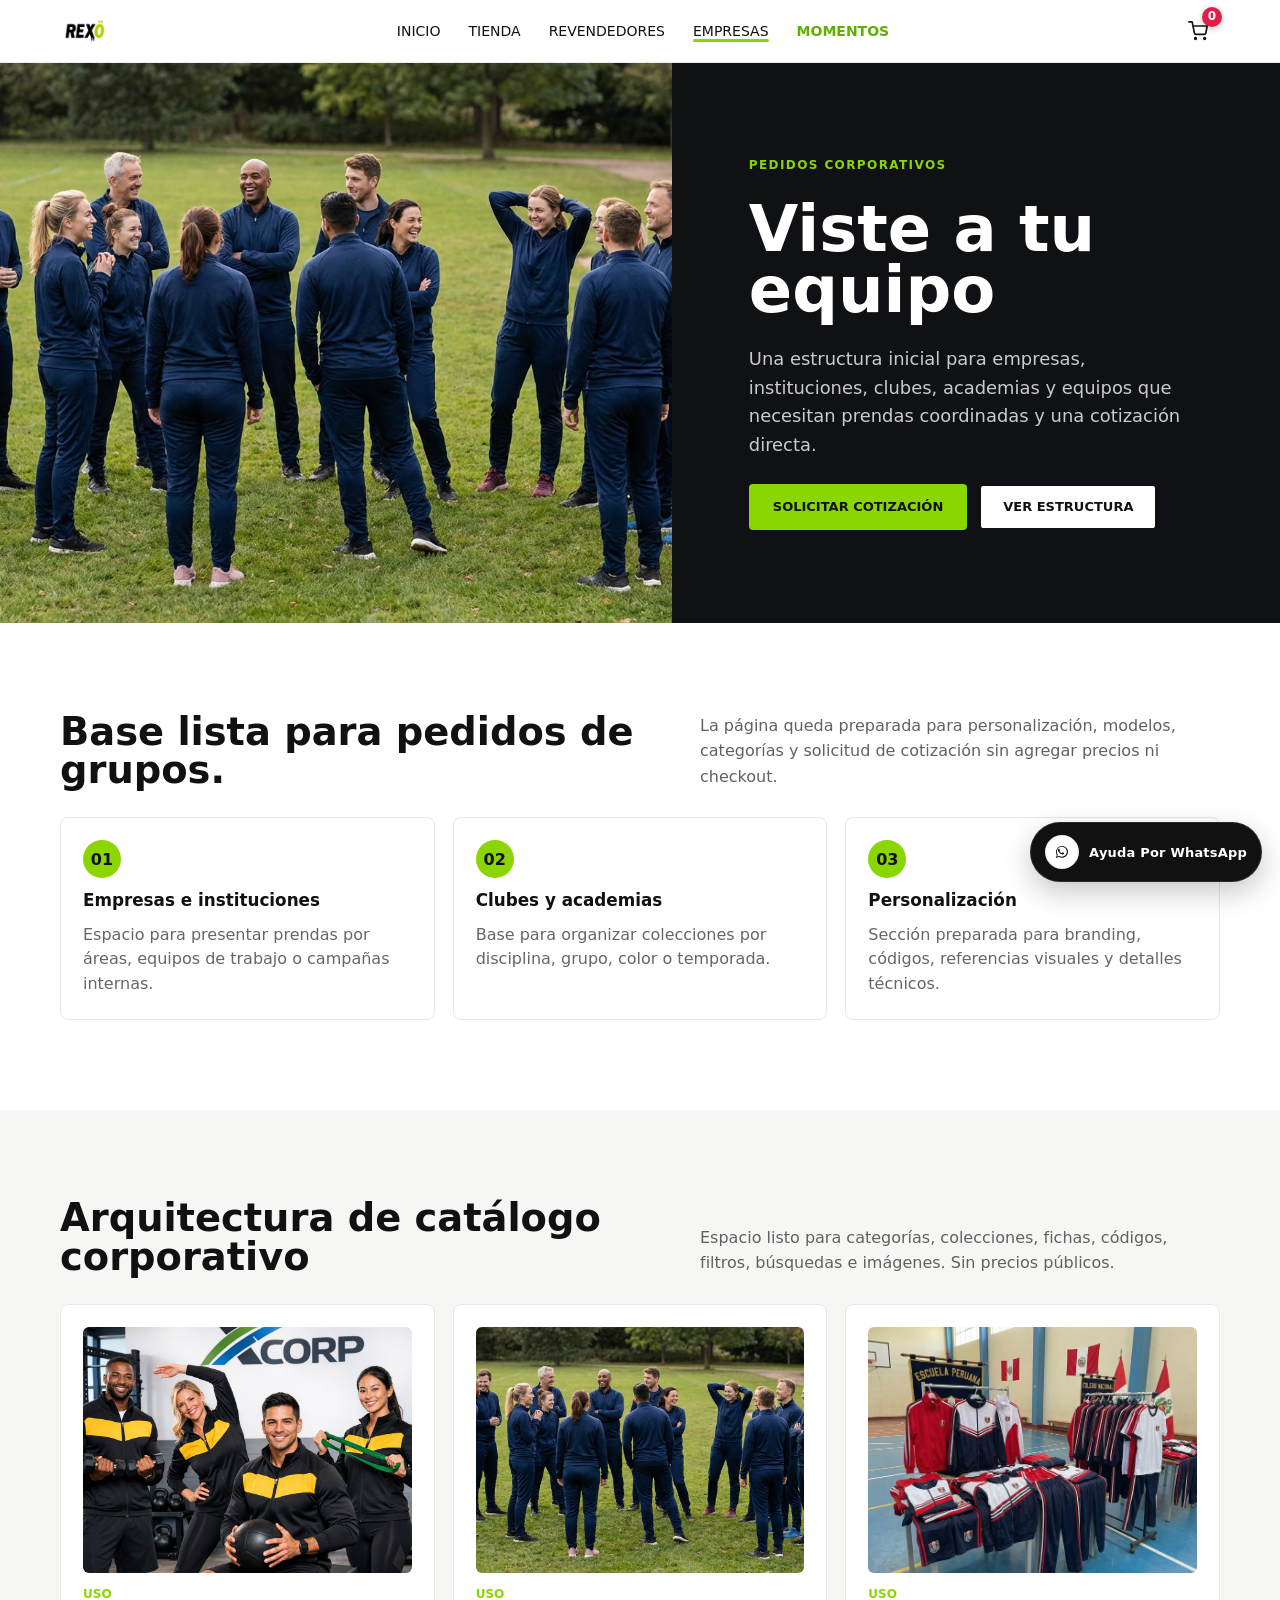
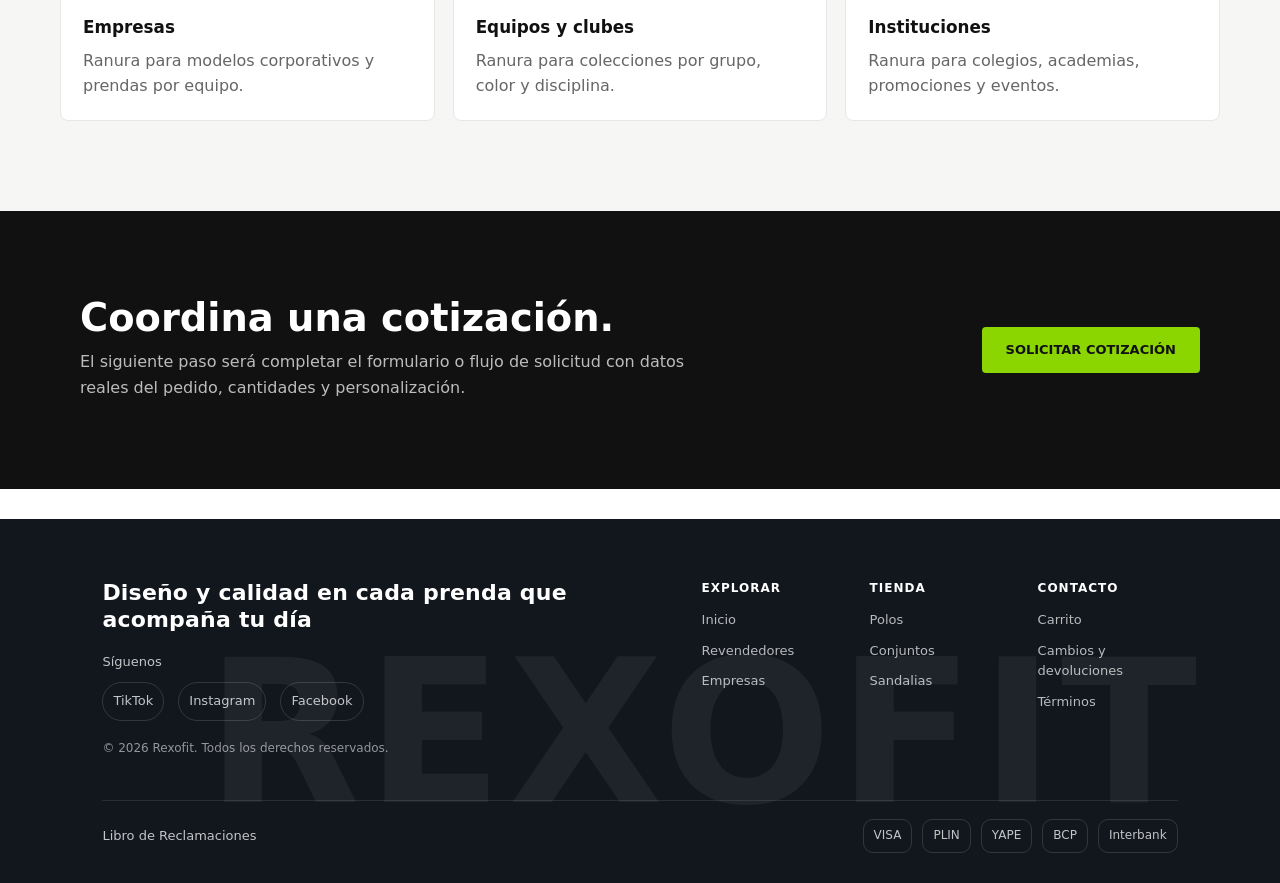
<file: empresas.html>
<!DOCTYPE html>
<html lang="es">
<head>
    <!-- Google Tag Manager -->
    <script>(function(w,d,s,l,i){w[l]=w[l]||[];w[l].push({'gtm.start':
        new Date().getTime(),event:'gtm.js'});var f=d.getElementsByTagName(s)[0],
        j=d.createElement(s),dl=l!='dataLayer'?'&l='+l:'';j.async=true;j.src=
        'https://www.googletagmanager.com/gtm.js?id='+i+dl;f.parentNode.insertBefore(j,f);
        })(window,document,'script','dataLayer','GTM-T2JZ6T3T');</script>
    <!-- End Google Tag Manager -->
    <!-- Google tag (gtag.js) -->
    <script async src="https://www.googletagmanager.com/gtag/js?id=G-GYEP8DF0RK"></script>
    <script>
      window.dataLayer = window.dataLayer || [];
      function gtag(){dataLayer.push(arguments);}
      gtag('js', new Date());
      gtag('config', 'G-GYEP8DF0RK');
    </script>
    <meta charset="UTF-8">
    <meta name="viewport" content="width=device-width, initial-scale=1.0">
    <title>Empresas y Equipos | Rexofit</title>
    <meta name="description" content="Base para pedidos corporativos, equipos, clubes e instituciones Rexofit. Catálogo y solicitud de cotización sin precios públicos.">
    <meta name="robots" content="index, follow">
    <link rel="canonical" href="https://rexofit.com/empresas">
    <meta property="og:type" content="website">
    <meta property="og:title" content="Viste a tu equipo | Rexofit">
    <meta property="og:description" content="Página inicial para empresas, instituciones, clubes, academias y equipos.">
    <meta property="og:url" content="https://rexofit.com/empresas">
    <meta property="og:image" content="https://rexofit.com/img/logo-negro.png">
    <meta property="og:site_name" content="Rexofit">
    <link rel="stylesheet" href="/css/styles.css">
    <link rel="stylesheet" href="/css/commercial-pages.css">
    <link rel="icon" type="image/png" href="/img/logo-negro.png">
</head>
<body data-pagina="empresas">
    <!-- Google Tag Manager (noscript) -->
    <noscript><iframe src="https://www.googletagmanager.com/ns.html?id=GTM-T2JZ6T3T"
    height="0" width="0" style="display:none;visibility:hidden"></iframe></noscript>
    <!-- End Google Tag Manager (noscript) -->

    <header class="navbar-container"></header>

    <div class="categories-modal" id="categoriesModal" hidden>
        <div class="categories-modal__backdrop" id="categoriesBackdrop"></div>
        <div class="categories-modal__panel">
            <button class="categories-modal__close" id="categoriesClose" aria-label="Cerrar">&times;</button>
            <h3 class="categories-modal__title">Tienda</h3>
            <div class="categories-modal__list">
                <a href="/polos" class="categories-modal__item">
                    <img src="/img/categorias/categoria-polos.webp" alt="Polos" class="categories-modal__img">
                    <span>POLOS</span>
                </a>
                <a href="/buzos" class="categories-modal__item">
                    <img src="/img/categorias/categoria-buzos.webp" alt="Buzos" class="categories-modal__img">
                    <span>BUZOS</span>
                </a>
                <a href="/zapatos-mujer" class="categories-modal__item">
                    <img src="/img/categorias/categoria-zapato-mujer.webp" alt="Sandalias" class="categories-modal__img">
                    <span>SANDALIAS</span>
                </a>
            </div>
        </div>
    </div>

    <main class="commercial-main">
        <section class="commercial-hero">
            <div class="commercial-hero__media">
                <img src="/img/corporativos/equipos-deportivos.jpg" alt="Equipo usando indumentaria deportiva">
            </div>
            <div class="commercial-hero__content">
                <p class="commercial-kicker">Pedidos corporativos</p>
                <h1 class="commercial-hero__title">Viste a tu equipo</h1>
                <p class="commercial-hero__text">Una estructura inicial para empresas, instituciones, clubes, academias y equipos que necesitan prendas coordinadas y una cotización directa.</p>
                <div class="commercial-hero__actions">
                    <a href="https://wa.me/51929896007?text=Hola,%20quiero%20solicitar%20una%20cotizaci%C3%B3n%20para%20mi%20equipo%20o%20empresa" class="commercial-btn commercial-btn--green" target="_blank" rel="noopener noreferrer">Solicitar cotización</a>
                    <a href="#catalogo" class="commercial-btn commercial-btn--light">Ver estructura</a>
                </div>
            </div>
        </section>

        <section class="commercial-section">
            <div class="commercial-section__inner">
                <div class="commercial-section__head">
                    <h2 class="commercial-section__title">Base lista para pedidos de grupos.</h2>
                    <p class="commercial-section__text">La página queda preparada para personalización, modelos, categorías y solicitud de cotización sin agregar precios ni checkout.</p>
                </div>
                <div class="commercial-feature-grid">
                    <article class="commercial-feature-card">
                        <span class="commercial-feature-card__label">01</span>
                        <h3>Empresas e instituciones</h3>
                        <p>Espacio para presentar prendas por áreas, equipos de trabajo o campañas internas.</p>
                    </article>
                    <article class="commercial-feature-card">
                        <span class="commercial-feature-card__label">02</span>
                        <h3>Clubes y academias</h3>
                        <p>Base para organizar colecciones por disciplina, grupo, color o temporada.</p>
                    </article>
                    <article class="commercial-feature-card">
                        <span class="commercial-feature-card__label">03</span>
                        <h3>Personalización</h3>
                        <p>Sección preparada para branding, códigos, referencias visuales y detalles técnicos.</p>
                    </article>
                </div>
            </div>
        </section>

        <section class="commercial-section commercial-section--soft" id="catalogo">
            <div class="commercial-section__inner">
                <div class="commercial-section__head">
                    <h2 class="commercial-section__title">Arquitectura de catálogo corporativo</h2>
                    <p class="commercial-section__text">Espacio listo para categorías, colecciones, fichas, códigos, filtros, búsquedas e imágenes. Sin precios públicos.</p>
                </div>
                <div class="commercial-catalog-grid">
                    <article class="commercial-catalog-card">
                        <div class="commercial-catalog-card__media">
                            <img src="/img/corporativos/empresas.png" alt="Empresas">
                        </div>
                        <span class="commercial-catalog-card__meta">Uso</span>
                        <h3>Empresas</h3>
                        <p>Ranura para modelos corporativos y prendas por equipo.</p>
                    </article>
                    <article class="commercial-catalog-card">
                        <div class="commercial-catalog-card__media">
                            <img src="/img/corporativos/equipos-deportivos.jpg" alt="Equipos deportivos">
                        </div>
                        <span class="commercial-catalog-card__meta">Uso</span>
                        <h3>Equipos y clubes</h3>
                        <p>Ranura para colecciones por grupo, color y disciplina.</p>
                    </article>
                    <article class="commercial-catalog-card">
                        <div class="commercial-catalog-card__media">
                            <img src="/img/corporativos/escuela.png" alt="Instituciones">
                        </div>
                        <span class="commercial-catalog-card__meta">Uso</span>
                        <h3>Instituciones</h3>
                        <p>Ranura para colegios, academias, promociones y eventos.</p>
                    </article>
                </div>
            </div>
        </section>

        <section class="commercial-cta">
            <div class="commercial-cta__inner">
                <div>
                    <h2>Coordina una cotización.</h2>
                    <p>El siguiente paso será completar el formulario o flujo de solicitud con datos reales del pedido, cantidades y personalización.</p>
                </div>
                <div class="commercial-cta__actions">
                    <a href="https://wa.me/51929896007?text=Hola,%20quiero%20solicitar%20una%20cotizaci%C3%B3n%20para%20mi%20equipo%20o%20empresa" class="commercial-btn commercial-btn--green" target="_blank" rel="noopener noreferrer">Solicitar cotización</a>
                </div>
            </div>
        </section>
    </main>

    <footer class="site-footer">
        <div class="footer-container">
            <div class="footer-left">
                <h2>Diseño y calidad en cada prenda que acompaña tu día</h2>
                <div class="footer-social">
                    <p>Síguenos</p>
                    <div class="social-icons">
                        <a href="#" aria-label="TikTok">TikTok</a>
                        <a href="#" aria-label="Instagram">Instagram</a>
                        <a href="#" aria-label="Facebook">Facebook</a>
                    </div>
                </div>
                <p class="footer-copy">© 2026 Rexofit. Todos los derechos reservados.</p>
            </div>
            <div class="footer-cols">
                <div class="footer-col">
                    <h4>EXPLORAR</h4>
                    <a href="/">Inicio</a>
                    <a href="/revendedores">Revendedores</a>
                    <a href="/empresas">Empresas</a>
                </div>
                <div class="footer-col">
                    <h4>TIENDA</h4>
                    <a href="/polos">Polos</a>
                    <a href="/buzos">Conjuntos</a>
                    <a href="/zapatos-mujer">Sandalias</a>
                </div>
                <div class="footer-col">
                    <h4>CONTACTO</h4>
                    <a href="/carrito">Carrito</a>
                    <a href="#">Cambios y devoluciones</a>
                    <a href="#">Términos</a>
                </div>
            </div>
        </div>
        <div class="footer-bottom">
            <a class="claims" href="#">Libro de Reclamaciones</a>
            <div class="payments">
                <span class="pay">VISA</span>
                <span class="pay">PLIN</span>
                <span class="pay">YAPE</span>
                <span class="pay">BCP</span>
                <span class="pay">Interbank</span>
            </div>
        </div>
        <div class="footer-watermark" aria-hidden="true">REXOFIT</div>
    </footer>

    <script src="/js/header.js?v=20260916-morado"></script>
    <script src="/js/carrito.js"></script>
</body>
</html>
</file>
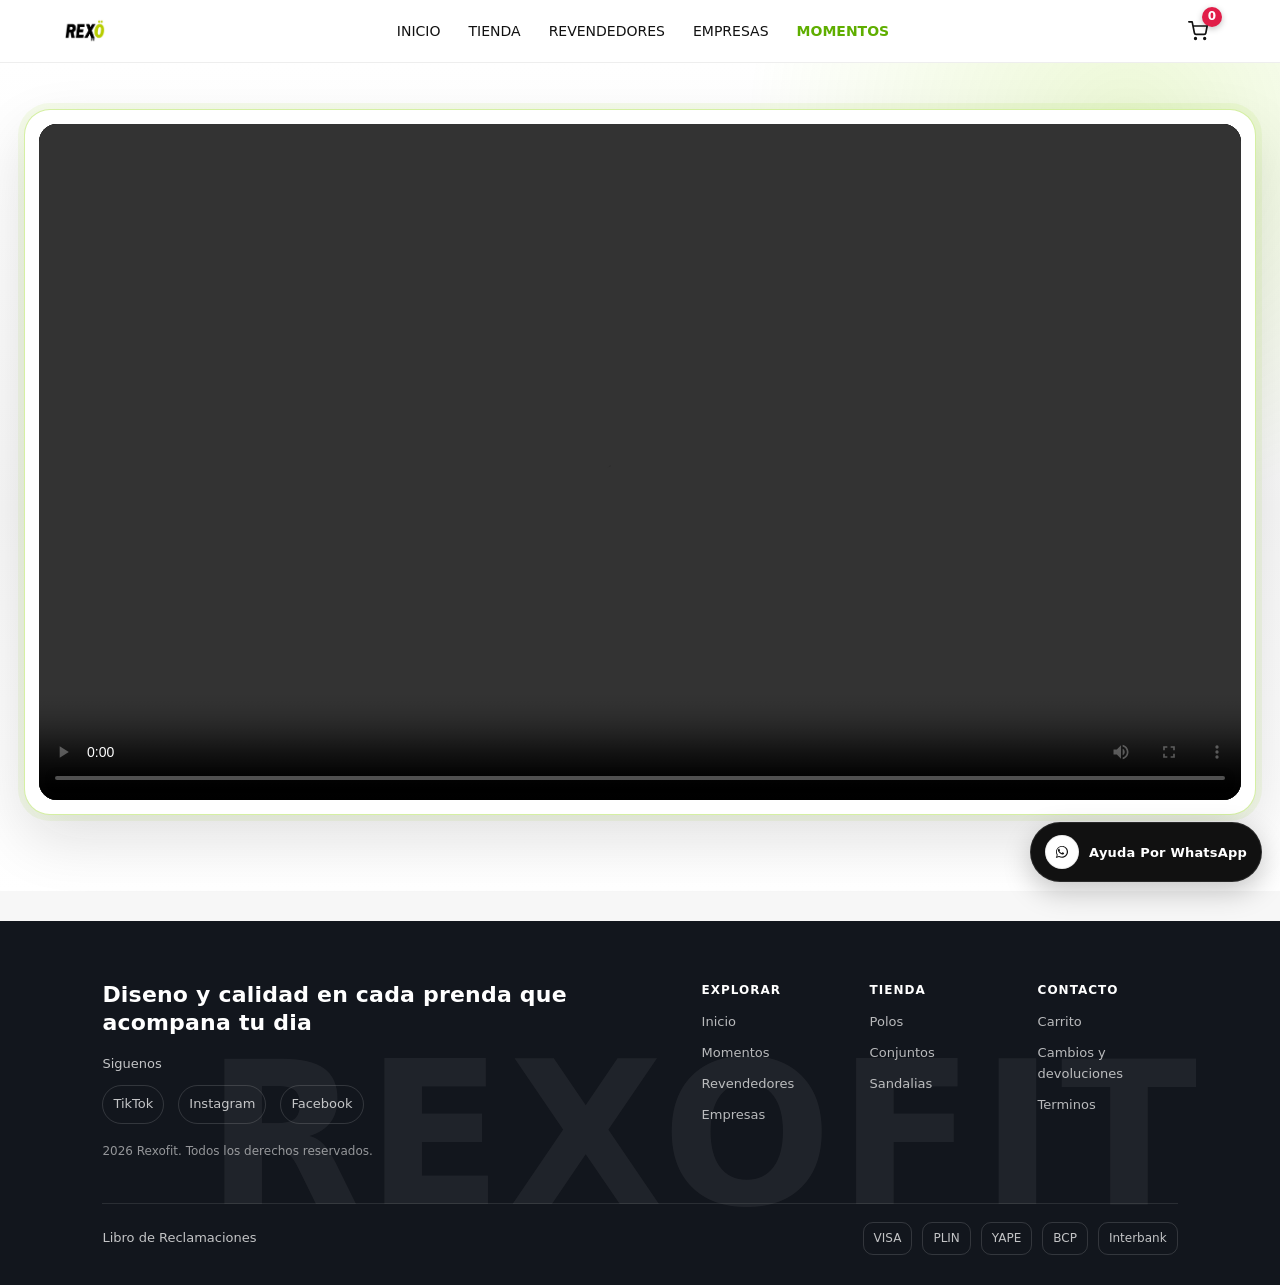
<file: momentos.html>
<!DOCTYPE html>
<html lang="es">
<head>
    <!-- Google Tag Manager -->
    <script>(function(w,d,s,l,i){w[l]=w[l]||[];w[l].push({'gtm.start':
        new Date().getTime(),event:'gtm.js'});var f=d.getElementsByTagName(s)[0],
        j=d.createElement(s),dl=l!='dataLayer'?'&l='+l:'';j.async=true;j.src=
        'https://www.googletagmanager.com/gtm.js?id='+i+dl;f.parentNode.insertBefore(j,f);
        })(window,document,'script','dataLayer','GTM-T2JZ6T3T');</script>
    <!-- End Google Tag Manager -->
    <!-- Google tag (gtag.js) -->
    <script async src="https://www.googletagmanager.com/gtag/js?id=G-GYEP8DF0RK"></script>
    <script>
      window.dataLayer = window.dataLayer || [];
      function gtag(){dataLayer.push(arguments);}
      gtag('js', new Date());
      gtag('config', 'G-GYEP8DF0RK');
    </script>
    <meta charset="UTF-8">
    <meta name="viewport" content="width=device-width, initial-scale=1.0">
    <title>Momentos | Rexofit</title>
    <meta name="description" content="Momentos Rexofit: videos, looks reales y detalles de prendas en movimiento.">
    <meta name="robots" content="index, follow">
    <link rel="canonical" href="https://rexofit.com/momentos/">
    <meta property="og:type" content="website">
    <meta property="og:title" content="Momentos Rexofit">
    <meta property="og:description" content="Videos y momentos reales de la coleccion Rexofit.">
    <meta property="og:url" content="https://rexofit.com/momentos/">
    <meta property="og:image" content="https://rexofit.com/img/logo-negro.png">
    <meta property="og:site_name" content="Rexofit">
    <link rel="stylesheet" href="/css/styles.css">
    <link rel="icon" type="image/png" href="/img/logo-negro.png">
    <style>
        body {
            background: #f7f7f7;
        }

        .momentos-main {
            background:
                radial-gradient(circle at 88% 8%, rgba(139,214,0,.16), transparent 28%),
                linear-gradient(180deg, #fff 0%, #f7f7f7 54%, #fff 100%);
        }

        .momentos-hero {
            padding: 46px 24px 76px;
        }

        .momentos-hero__inner {
            max-width: 1240px;
            margin: 0 auto;
        }

        .momentos-video-shell {
            position: relative;
            padding: 14px;
            border: 1px solid rgba(139,214,0,.36);
            border-radius: 26px;
            background: #fff;
            box-shadow: 0 24px 60px rgba(17,17,17,.12), 0 0 0 6px rgba(139,214,0,.08);
        }

        .momentos-video {
            position: relative;
            overflow: hidden;
            aspect-ratio: 16 / 9;
            border-radius: 18px;
            background: #0d0d0d;
            box-shadow: inset 0 -70px 90px rgba(0,0,0,.24);
        }

        .momentos-video video {
            width: 100%;
            height: 100%;
            display: block;
            object-fit: contain;
            background: #0d0d0d;
        }

        @media (max-width: 900px) {
            .momentos-hero {
                padding: 34px 18px 58px;
            }
        }

        @media (max-width: 640px) {
            .momentos-hero {
                padding: 18px 10px 42px;
            }

            .momentos-video-shell {
                padding: 7px;
                border-radius: 20px;
                box-shadow: 0 18px 38px rgba(17,17,17,.12), 0 0 0 4px rgba(139,214,0,.08);
            }

            .momentos-video {
                aspect-ratio: 9 / 13;
                border-radius: 16px;
            }
        }
    </style>
</head>
<body data-pagina="momentos">
    <!-- Google Tag Manager (noscript) -->
    <noscript><iframe src="https://www.googletagmanager.com/ns.html?id=GTM-T2JZ6T3T"
    height="0" width="0" style="display:none;visibility:hidden"></iframe></noscript>
    <!-- End Google Tag Manager (noscript) -->

    <header class="navbar-container"></header>

    <div class="categories-modal" id="categoriesModal" hidden>
        <div class="categories-modal__backdrop" id="categoriesBackdrop"></div>
        <div class="categories-modal__panel">
            <button class="categories-modal__close" id="categoriesClose" aria-label="Cerrar">&times;</button>
            <h3 class="categories-modal__title">Tienda</h3>
            <div class="categories-modal__list">
                <a href="/polos" class="categories-modal__item">
                    <img src="/img/categorias/categoria-polos.webp" alt="Polos" class="categories-modal__img">
                    <span>POLOS</span>
                </a>
                <a href="/buzos" class="categories-modal__item">
                    <img src="/img/categorias/categoria-buzos.webp" alt="Buzos" class="categories-modal__img">
                    <span>BUZOS</span>
                </a>
                <a href="/zapatos-mujer" class="categories-modal__item">
                    <img src="/img/categorias/categoria-zapato-mujer.webp" alt="Sandalias" class="categories-modal__img">
                    <span>SANDALIAS</span>
                </a>
            </div>
        </div>
    </div>

    <main class="momentos-main">
        <section class="momentos-hero">
            <div class="momentos-hero__inner">
                <div class="momentos-video-shell">
                    <div class="momentos-video">
                        <video src="/videos/video1momentos.mp4" controls playsinline preload="metadata"></video>
                    </div>
                </div>
            </div>
        </section>
    </main>

    <footer class="site-footer">
        <div class="footer-container">
            <div class="footer-left">
                <h2>Diseno y calidad en cada prenda que acompana tu dia</h2>
                <div class="footer-social">
                    <p>Siguenos</p>
                    <div class="social-icons">
                        <a href="#" aria-label="TikTok">TikTok</a>
                        <a href="#" aria-label="Instagram">Instagram</a>
                        <a href="#" aria-label="Facebook">Facebook</a>
                    </div>
                </div>
                <p class="footer-copy">2026 Rexofit. Todos los derechos reservados.</p>
            </div>
            <div class="footer-cols">
                <div class="footer-col">
                    <h4>EXPLORAR</h4>
                    <a href="/">Inicio</a>
                    <a href="/momentos/">Momentos</a>
                    <a href="/revendedores">Revendedores</a>
                    <a href="/empresas">Empresas</a>
                </div>
                <div class="footer-col">
                    <h4>TIENDA</h4>
                    <a href="/polos">Polos</a>
                    <a href="/buzos">Conjuntos</a>
                    <a href="/zapatos-mujer">Sandalias</a>
                </div>
                <div class="footer-col">
                    <h4>CONTACTO</h4>
                    <a href="/carrito">Carrito</a>
                    <a href="#">Cambios y devoluciones</a>
                    <a href="#">Terminos</a>
                </div>
            </div>
        </div>
        <div class="footer-bottom">
            <a class="claims" href="#">Libro de Reclamaciones</a>
            <div class="payments">
                <span class="pay">VISA</span>
                <span class="pay">PLIN</span>
                <span class="pay">YAPE</span>
                <span class="pay">BCP</span>
                <span class="pay">Interbank</span>
            </div>
        </div>
        <div class="footer-watermark" aria-hidden="true">REXOFIT</div>
    </footer>

    <script src="/js/header.js?v=20260916-morado"></script>
    <script src="/js/carrito.js"></script>
</body>
</html>
</file>
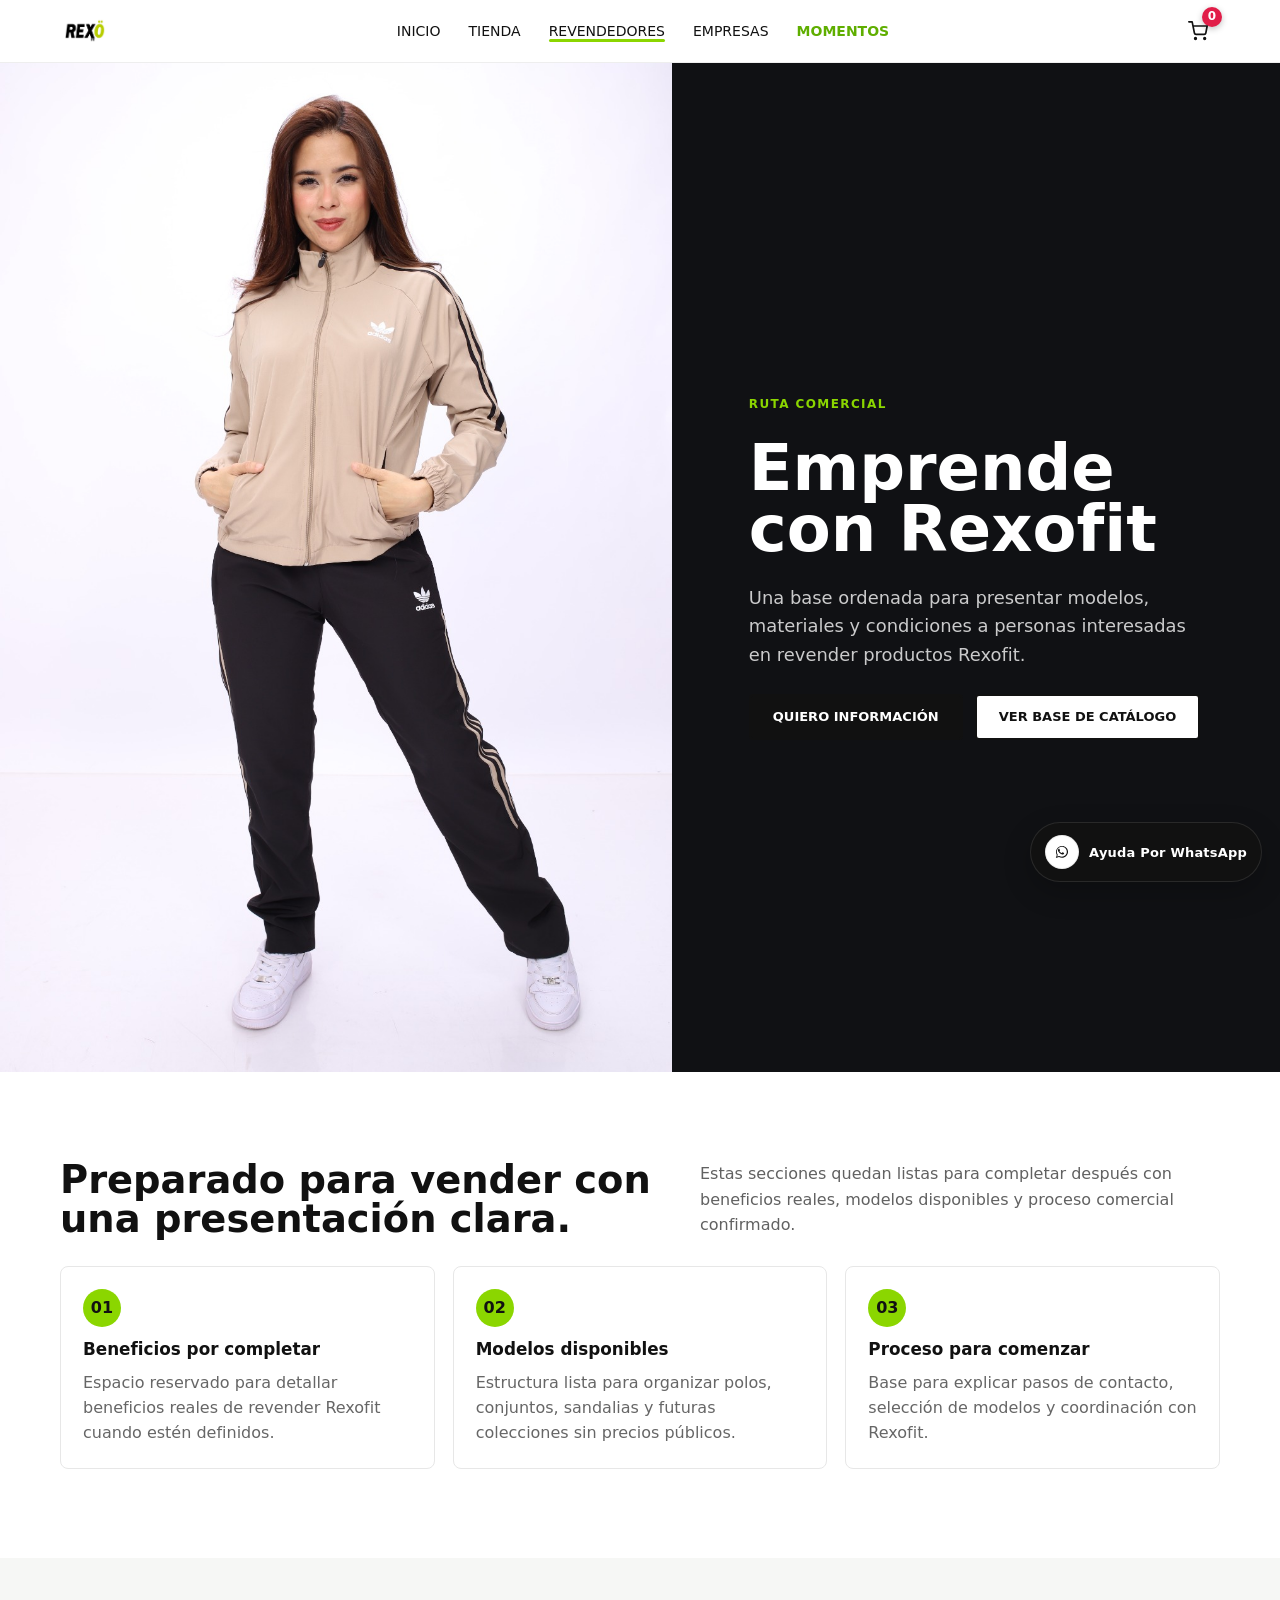
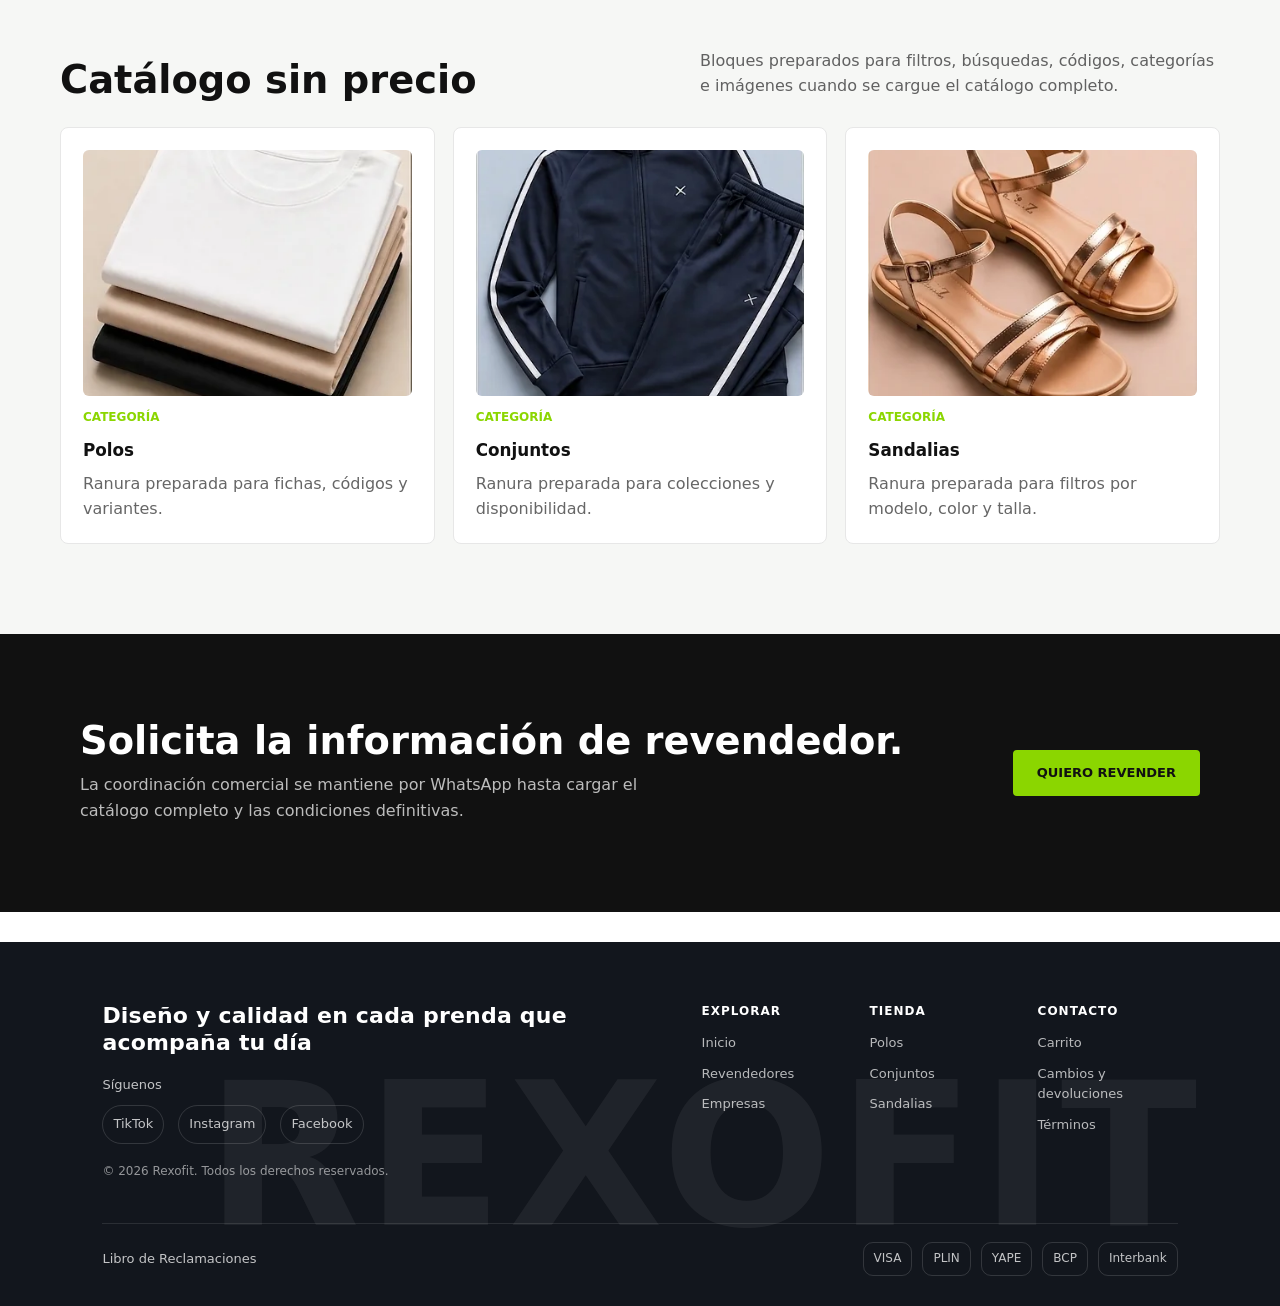
<file: revendedores.html>
<!DOCTYPE html>
<html lang="es">
<head>
    <!-- Google Tag Manager -->
    <script>(function(w,d,s,l,i){w[l]=w[l]||[];w[l].push({'gtm.start':
        new Date().getTime(),event:'gtm.js'});var f=d.getElementsByTagName(s)[0],
        j=d.createElement(s),dl=l!='dataLayer'?'&l='+l:'';j.async=true;j.src=
        'https://www.googletagmanager.com/gtm.js?id='+i+dl;f.parentNode.insertBefore(j,f);
        })(window,document,'script','dataLayer','GTM-T2JZ6T3T');</script>
    <!-- End Google Tag Manager -->
    <!-- Google tag (gtag.js) -->
    <script async src="https://www.googletagmanager.com/gtag/js?id=G-GYEP8DF0RK"></script>
    <script>
      window.dataLayer = window.dataLayer || [];
      function gtag(){dataLayer.push(arguments);}
      gtag('js', new Date());
      gtag('config', 'G-GYEP8DF0RK');
    </script>
    <meta charset="UTF-8">
    <meta name="viewport" content="width=device-width, initial-scale=1.0">
    <title>Revendedores | Rexofit</title>
    <meta name="description" content="Base para emprendedores y revendedores Rexofit. Catálogo, modelos y proceso de contacto sin precios públicos.">
    <meta name="robots" content="index, follow">
    <link rel="canonical" href="https://rexofit.com/revendedores">
    <meta property="og:type" content="website">
    <meta property="og:title" content="Emprende con Rexofit">
    <meta property="og:description" content="Información inicial para revendedores Rexofit.">
    <meta property="og:url" content="https://rexofit.com/revendedores">
    <meta property="og:image" content="https://rexofit.com/img/logo-negro.png">
    <meta property="og:site_name" content="Rexofit">
    <link rel="stylesheet" href="/css/styles.css">
    <link rel="stylesheet" href="/css/commercial-pages.css">
    <link rel="icon" type="image/png" href="/img/logo-negro.png">
</head>
<body data-pagina="revendedores">
    <!-- Google Tag Manager (noscript) -->
    <noscript><iframe src="https://www.googletagmanager.com/ns.html?id=GTM-T2JZ6T3T"
    height="0" width="0" style="display:none;visibility:hidden"></iframe></noscript>
    <!-- End Google Tag Manager (noscript) -->

    <header class="navbar-container"></header>

    <div class="categories-modal" id="categoriesModal" hidden>
        <div class="categories-modal__backdrop" id="categoriesBackdrop"></div>
        <div class="categories-modal__panel">
            <button class="categories-modal__close" id="categoriesClose" aria-label="Cerrar">&times;</button>
            <h3 class="categories-modal__title">Tienda</h3>
            <div class="categories-modal__list">
                <a href="/polos" class="categories-modal__item">
                    <img src="/img/categorias/categoria-polos.webp" alt="Polos" class="categories-modal__img">
                    <span>POLOS</span>
                </a>
                <a href="/buzos" class="categories-modal__item">
                    <img src="/img/categorias/categoria-buzos.webp" alt="Buzos" class="categories-modal__img">
                    <span>BUZOS</span>
                </a>
                <a href="/zapatos-mujer" class="categories-modal__item">
                    <img src="/img/categorias/categoria-zapato-mujer.webp" alt="Sandalias" class="categories-modal__img">
                    <span>SANDALIAS</span>
                </a>
            </div>
        </div>
    </div>

    <main class="commercial-main">
        <section class="commercial-hero">
            <div class="commercial-hero__media">
                <img src="/img/nova-dama/conjunto_nova_dama_beige_1.jpeg" alt="Emprende con Rexofit">
            </div>
            <div class="commercial-hero__content">
                <p class="commercial-kicker">Ruta comercial</p>
                <h1 class="commercial-hero__title">Emprende con Rexofit</h1>
                <p class="commercial-hero__text">Una base ordenada para presentar modelos, materiales y condiciones a personas interesadas en revender productos Rexofit.</p>
                <div class="commercial-hero__actions">
                    <a href="https://wa.me/51929896007?text=Hola,%20quiero%20informaci%C3%B3n%20para%20revender%20Rexofit" class="commercial-btn" target="_blank" rel="noopener noreferrer">Quiero información</a>
                    <a href="#catalogo" class="commercial-btn commercial-btn--light">Ver base de catálogo</a>
                </div>
            </div>
        </section>

        <section class="commercial-section">
            <div class="commercial-section__inner">
                <div class="commercial-section__head">
                    <h2 class="commercial-section__title">Preparado para vender con una presentación clara.</h2>
                    <p class="commercial-section__text">Estas secciones quedan listas para completar después con beneficios reales, modelos disponibles y proceso comercial confirmado.</p>
                </div>
                <div class="commercial-feature-grid">
                    <article class="commercial-feature-card">
                        <span class="commercial-feature-card__label">01</span>
                        <h3>Beneficios por completar</h3>
                        <p>Espacio reservado para detallar beneficios reales de revender Rexofit cuando estén definidos.</p>
                    </article>
                    <article class="commercial-feature-card">
                        <span class="commercial-feature-card__label">02</span>
                        <h3>Modelos disponibles</h3>
                        <p>Estructura lista para organizar polos, conjuntos, sandalias y futuras colecciones sin precios públicos.</p>
                    </article>
                    <article class="commercial-feature-card">
                        <span class="commercial-feature-card__label">03</span>
                        <h3>Proceso para comenzar</h3>
                        <p>Base para explicar pasos de contacto, selección de modelos y coordinación con Rexofit.</p>
                    </article>
                </div>
            </div>
        </section>

        <section class="commercial-section commercial-section--soft" id="catalogo">
            <div class="commercial-section__inner">
                <div class="commercial-section__head">
                    <h2 class="commercial-section__title">Catálogo sin precio</h2>
                    <p class="commercial-section__text">Bloques preparados para filtros, búsquedas, códigos, categorías e imágenes cuando se cargue el catálogo completo.</p>
                </div>
                <div class="commercial-catalog-grid">
                    <article class="commercial-catalog-card">
                        <div class="commercial-catalog-card__media">
                            <img src="/img/categorias/categoria-polos.webp" alt="Polos Rexofit">
                        </div>
                        <span class="commercial-catalog-card__meta">Categoría</span>
                        <h3>Polos</h3>
                        <p>Ranura preparada para fichas, códigos y variantes.</p>
                    </article>
                    <article class="commercial-catalog-card">
                        <div class="commercial-catalog-card__media">
                            <img src="/img/categorias/categoria-buzos.webp" alt="Conjuntos Rexofit">
                        </div>
                        <span class="commercial-catalog-card__meta">Categoría</span>
                        <h3>Conjuntos</h3>
                        <p>Ranura preparada para colecciones y disponibilidad.</p>
                    </article>
                    <article class="commercial-catalog-card">
                        <div class="commercial-catalog-card__media">
                            <img src="/img/categorias/categoria-zapato-mujer.webp" alt="Sandalias Rexofit">
                        </div>
                        <span class="commercial-catalog-card__meta">Categoría</span>
                        <h3>Sandalias</h3>
                        <p>Ranura preparada para filtros por modelo, color y talla.</p>
                    </article>
                </div>
            </div>
        </section>

        <section class="commercial-cta">
            <div class="commercial-cta__inner">
                <div>
                    <h2>Solicita la información de revendedor.</h2>
                    <p>La coordinación comercial se mantiene por WhatsApp hasta cargar el catálogo completo y las condiciones definitivas.</p>
                </div>
                <div class="commercial-cta__actions">
                    <a href="https://wa.me/51929896007?text=Hola,%20quiero%20informaci%C3%B3n%20para%20revender%20Rexofit" class="commercial-btn commercial-btn--green" target="_blank" rel="noopener noreferrer">Quiero revender</a>
                </div>
            </div>
        </section>
    </main>

    <footer class="site-footer">
        <div class="footer-container">
            <div class="footer-left">
                <h2>Diseño y calidad en cada prenda que acompaña tu día</h2>
                <div class="footer-social">
                    <p>Síguenos</p>
                    <div class="social-icons">
                        <a href="#" aria-label="TikTok">TikTok</a>
                        <a href="#" aria-label="Instagram">Instagram</a>
                        <a href="#" aria-label="Facebook">Facebook</a>
                    </div>
                </div>
                <p class="footer-copy">© 2026 Rexofit. Todos los derechos reservados.</p>
            </div>
            <div class="footer-cols">
                <div class="footer-col">
                    <h4>EXPLORAR</h4>
                    <a href="/">Inicio</a>
                    <a href="/revendedores">Revendedores</a>
                    <a href="/empresas">Empresas</a>
                </div>
                <div class="footer-col">
                    <h4>TIENDA</h4>
                    <a href="/polos">Polos</a>
                    <a href="/buzos">Conjuntos</a>
                    <a href="/zapatos-mujer">Sandalias</a>
                </div>
                <div class="footer-col">
                    <h4>CONTACTO</h4>
                    <a href="/carrito">Carrito</a>
                    <a href="#">Cambios y devoluciones</a>
                    <a href="#">Términos</a>
                </div>
            </div>
        </div>
        <div class="footer-bottom">
            <a class="claims" href="#">Libro de Reclamaciones</a>
            <div class="payments">
                <span class="pay">VISA</span>
                <span class="pay">PLIN</span>
                <span class="pay">YAPE</span>
                <span class="pay">BCP</span>
                <span class="pay">Interbank</span>
            </div>
        </div>
        <div class="footer-watermark" aria-hidden="true">REXOFIT</div>
    </footer>

    <script src="/js/header.js?v=20260916-morado"></script>
    <script src="/js/carrito.js"></script>
</body>
</html>
</file>
<file: css/styles.css>
/* =========================
     FOOTER MINIMAL (ANDREWS)
========================= */

.site-footer{
    background:#0f1115;
    color:#fff;
    padding:64px 30% 30px;
    position: relative;
    overflow: hidden;
}

.footer-container{
    max-width:1200px;
    margin:0 auto;
    display:grid;
    grid-template-columns: 1.3fr 1fr;
    gap:48px;
    align-items:start;
}


.footer-left h2{
    margin:0 0 18px;
    font-size:22px;
    font-weight:600;
    line-height:1.25;
    letter-spacing:.2px;
}

.footer-social{
    margin:18px 0 18px;
}

.footer-social p{
    margin:0 0 10px;
    color: rgba(255,255,255,.75);
    font-size:13px;
}

.social-icons{
    display:flex;
    gap:14px;
    flex-wrap:wrap;
}

.social-icons a{
    color: rgba(255,255,255,.75);
    text-decoration:none;
    font-size:13px;
    padding:8px 10px;
    border:1px solid rgba(255,255,255,.14);
    border-radius:999px;
    transition: .2s ease;
}

.social-icons a:hover{
    color:#fff;
    border-color: rgba(255,255,255,.32);
}

.footer-copy{
    margin:18px 0 0;
    color: rgba(255,255,255,.55);
    font-size:12px;
}

.footer-cols{
    display:grid;
    grid-template-columns: repeat(3, minmax(140px, 1fr));
    gap:28px;
}

.footer-col h4{
    margin:0 0 12px;
    font-size:12px;
    letter-spacing:1px;
    text-transform:uppercase;
    color:#fff;
    font-weight:600;
}

.footer-col a{
    display:block;
    text-decoration:none;
    color: rgba(255,255,255,.70);
    font-size:13px;
    margin:10px 0;
    transition: .2s ease;
}

.footer-col a:hover{
    color:#fff;
}

.footer-bottom{
    max-width:1200px;
    margin:42px auto 0;
    padding-top:18px;
    border-top:1px solid rgba(255,255,255,.10);
    display:flex;
    justify-content:space-between;
    align-items:center;
    gap:16px;
    flex-wrap:wrap;
}

.claims{
    color: rgba(255,255,255,.75);
    text-decoration:none;
    font-size:13px;
}

.claims:hover{
    color:#fff;
}

.payments{
    display:flex;
    gap:10px;
    flex-wrap:wrap;
}

.pay{
    font-size:12px;
    color: rgba(255,255,255,.75);
    border:1px solid rgba(255,255,255,.14);
    padding:6px 10px;
    border-radius:10px;
}

.footer-watermark{
    position:absolute;
    right:6%;
    bottom:-10px;
    font-size:200px;
    font-weight:800;
    letter-spacing:6px;
    color: rgba(255,255,255,.06);
    user-select:none;
    pointer-events:none;
}

/* Responsive */
@media (max-width: 900px){
    .footer-container{
        grid-template-columns: 1fr;
        gap:34px;
    }
    .footer-cols{
        grid-template-columns: 1fr 1fr;
    }
}

@media (max-width: 520px){
    .footer-cols{
        grid-template-columns: 1fr;
    }
    .footer-watermark{
        font-size:56px;
    }
}
/* HEADER */
.site-header{
    position: sticky;
    top: 0;
    z-index: 999;
    background: #ffffff;
    border-bottom: 1px solid #eee;
}

.header-inner{
    max-width: 1200px;
    margin: 0 auto;
    padding: 10px 24px;
    display: flex;
    justify-content: space-between;
    align-items: center;
    flex-wrap: nowrap;
    gap: 8px;
}

@media (max-width: 600px) {
    .header-inner {
        padding: 8px 12px;
        flex-wrap: wrap;
        gap: 8px 14px;
    }
    .brand {
        font-size: 18px;
        order: 1;
    }
    .cart-link {
        order: 2;
    }
    .nav-links {
        order: 3;
        width: 100%;
        max-width: 100%;
        justify-content: center;
        gap: 8px 14px;
    }
    .nav-link {
        font-size: 12px;
        padding: 6px 0;
    }
}

/* LOGO */
.brand{
    font-size: 22px;
    font-weight: 700;
    letter-spacing: 1px;
    text-decoration: none;
    color: #111;
    display: flex;
    align-items: center;
}

.brand-logo {
    height: 42px;
    width: auto;
    display: block;
    object-fit: contain;
}

@media (max-width: 600px) {
    .brand-logo {
        height: 32px;
    }
}

/* LINKS DERECHA */
.nav-links{
    display: flex;
    align-items: center;
    gap: 28px;
    flex-wrap: wrap;
    justify-content: center;
}

/* Links negros SIN morado */
.nav-link{
    text-decoration: none;
    color: #111;
    font-size: 14px;
    font-weight: 800;
    position: relative;
    letter-spacing: 0;
    text-transform: uppercase;
    padding: 8px 0;
}

/* Evitar morado de links visitados */
.nav-link:visited{
    color: #111;
}

/* Hover elegante */
.nav-link:hover{
    opacity: 0.6;
}

.nav-link--momentos,
.nav-link--momentos:visited {
    color: #5fae00;
}

.nav-link--momentos {
    padding: 8px 0;
    text-shadow: 0 0 0 rgba(95, 174, 0, 0);
    animation: momentosTextPulse 2.8s ease-in-out infinite;
}

.nav-link--momentos::before {
    content: none;
}

.nav-link--momentos:hover {
    opacity: 1;
    transform: translateY(-1px);
}

@keyframes momentosTextPulse {
    0%, 100% {
        text-shadow: 0 0 0 rgba(95, 174, 0, 0);
    }
    50% {
        text-shadow: 0 0 12px rgba(139, 214, 0, .32);
    }
}

.nav-link.active::after{
    content: "";
    position: absolute;
    left: 0;
    right: 0;
    bottom: 0;
    height: 3px;
    border-radius: 999px;
    background: #8bd600;
}

.nav-link--momentos.active::after {
    display: none;
}

/* CARRITO BADGE */
.cart-link{
    display: flex;
    align-items: center;
    gap: 6px;
    padding: 8px;
    border-radius: 8px;
    transition: background 0.2s;
}

.cart-link:hover {
    background: #f5f5f5;
}

.cart-icon {
    color: #111;
    display: flex;
    align-items: center;
    justify-content: center;
}

@media (max-width: 600px) {
    .header-inner {
        flex-wrap: wrap;
        gap: 8px 14px;
    }

    .brand {
        order: 1;
    }

    .cart-link {
        order: 2;
        margin-left: auto;
    }

    .nav-links {
        order: 3;
        width: 100%;
        max-width: 100%;
        justify-content: center;
        gap: 8px 14px;
    }

    .nav-link {
        font-size: 12px;
        padding: 6px 0;
    }
}

/* Toast Notification - Steam-like */
.cart-toast {
    position: fixed;
    bottom: 24px;
    right: 24px;
    background: #1a1a1a;
    color: #fff;
    padding: 14px 20px;
    border-radius: 8px;
    display: flex;
    align-items: center;
    gap: 12px;
    z-index: 10000;
    opacity: 0;
    transform: translateY(20px);
    transition: opacity 0.3s ease, transform 0.3s ease;
    box-shadow: 0 4px 20px rgba(0,0,0,0.3);
    font-family: -apple-system, BlinkMacSystemFont, 'Segoe UI', Roboto, sans-serif;
}

.cart-toast--show {
    opacity: 1;
    transform: translateY(0);
}

.cart-toast__icon {
    width: 24px;
    height: 24px;
    background: #16a34a;
    border-radius: 50%;
    display: flex;
    align-items: center;
    justify-content: center;
    flex-shrink: 0;
}

.cart-toast__icon svg {
    color: #fff;
}

.cart-toast__content {
    display: flex;
    flex-direction: column;
    gap: 2px;
}

.cart-toast__message {
    font-size: 14px;
    font-weight: 600;
}

.cart-toast__subtitle {
    font-size: 12px;
    color: #999;
}

.cart-badge{
    background: #111;
    color: #fff;
    font-size: 12px;
    padding: 2px 7px;
    border-radius: 50px;
}

/* ========================================
MINI CART DRAWER
======================================== */
/* ==========================================
   MINI CART DRAWER - Premium Design
   ========================================== */

.mini-cart-overlay {
    position: fixed;
    inset: 0;
    background: rgba(0, 0, 0, 0.45);
    opacity: 0;
    visibility: hidden;
    pointer-events: none;
    transition: opacity 0.35s ease, visibility 0.35s ease;
    z-index: 10050;
    backdrop-filter: blur(2px);
}

.mini-cart-overlay-open {
    opacity: 1;
    visibility: visible;
    pointer-events: auto;
}

.mini-cart-drawer {
    position: fixed;
    top: 0;
    right: -440px;
    width: 420px;
    max-width: 100vw;
    height: 100%;
    background: #fff;
    box-shadow: -8px 0 40px rgba(0, 0, 0, 0.18);
    z-index: 10051;
    display: flex;
    flex-direction: column;
    transition: right 0.38s cubic-bezier(0.4, 0, 0.2, 1);
    pointer-events: none;
    visibility: hidden;
}

.mini-cart-open {
    right: 0;
    pointer-events: auto;
    visibility: visible;
}

/* Header */
.mini-cart-header {
    display: flex;
    justify-content: space-between;
    align-items: center;
    padding: 22px 24px 18px;
    border-bottom: 1px solid #f0f0f0;
    background: #fff;
}

.mini-cart-header-left {
    display: flex;
    align-items: center;
    gap: 12px;
}

.mini-cart-header h3 {
    margin: 0;
    font-size: 17px;
    font-weight: 700;
    color: #111;
    letter-spacing: -0.3px;
}

.mini-cart-badge {
    display: inline-flex;
    align-items: center;
    justify-content: center;
    min-width: 22px;
    height: 22px;
    padding: 0 7px;
    border-radius: 999px;
    background: #111;
    color: #fff;
    font-size: 11px;
    font-weight: 700;
}

.mini-cart-close {
    background: #f5f5f5;
    border: none;
    font-size: 18px;
    cursor: pointer;
    color: #555;
    line-height: 1;
    padding: 0;
    width: 34px;
    height: 34px;
    border-radius: 50%;
    display: flex;
    align-items: center;
    justify-content: center;
    transition: background 0.2s, color 0.2s;
    position: relative;
    z-index: 10060;
}

.mini-cart-close:hover {
    background: #111;
    color: #fff;
}

.cart-icon{
cursor:pointer;
position:relative;
z-index:10000;
}

.modal-overlay{
pointer-events:none;
}

.modal-overlay.active{
pointer-events:auto;
}

.zapatos-grid{
display:grid;
grid-template-columns:repeat(5, 1fr);
gap:24px;
max-width:1400px;
margin:40px auto;
padding:0 24px;
}

@media (max-width: 1100px) {
  .zapatos-grid { grid-template-columns: repeat(4, 1fr); }
}
@media (max-width: 768px) {
  .zapatos-grid { grid-template-columns: repeat(3, 1fr); gap: 16px; }
}
@media (max-width: 480px) {
  .zapatos-grid { grid-template-columns: repeat(2, 1fr); gap: 12px; }
}

.polos-grid{
display:grid;
grid-template-columns:repeat(4, 1fr);
gap:20px;
max-width:1300px;
margin:40px auto;
padding:0 20px;
}

@media (max-width: 1024px) {
  .polos-grid { grid-template-columns: repeat(3, 1fr); }
}
@media (max-width: 640px) {
  .polos-grid { grid-template-columns: repeat(2, 1fr); gap: 12px; }
}

.buzos-grid{
display:grid;
grid-template-columns:repeat(3, 1fr);
gap:20px;
max-width:1600px;
margin:40px auto;
padding:0 20px;
}

@media (max-width: 900px) {
  .buzos-grid { grid-template-columns: repeat(2, 1fr); }
}
@media (max-width: 500px) {
  .buzos-grid { grid-template-columns: repeat(2, 1fr); gap: 12px; }
}

/* Items area */
.mini-cart-items {
    flex: 1;
    overflow-y: auto;
    padding: 8px 0;
    scrollbar-width: thin;
    scrollbar-color: #ddd #fff;
}

.mini-cart-items::-webkit-scrollbar { width: 4px; }
.mini-cart-items::-webkit-scrollbar-thumb { background: #ddd; border-radius: 4px; }

.mini-cart-empty {
    display: flex;
    flex-direction: column;
    align-items: center;
    justify-content: center;
    gap: 12px;
    padding: 60px 20px;
    color: #999;
    font-size: 14px;
}

.mini-cart-empty svg {
    opacity: 0.25;
}

/* Each item */
.mini-cart-item {
    display: flex;
    gap: 14px;
    padding: 16px 24px;
    border-bottom: 1px solid #f5f5f5;
    transition: background 0.15s;
}

.mini-cart-item:last-child { border-bottom: none; }
.mini-cart-item:hover { background: #fafafa; }

/* Product image */
.mini-cart-item__img {
    width: 72px;
    height: 72px;
    border-radius: 10px;
    overflow: hidden;
    background: #f3f3f3;
    flex-shrink: 0;
    border: 1px solid #eee;
}

.mini-cart-item__img img {
    width: 100%;
    height: 100%;
    object-fit: cover;
    display: block;
}

/* Item info */
.mini-cart-item__info {
    flex: 1;
    min-width: 0;
    display: flex;
    flex-direction: column;
    gap: 3px;
}

.mini-cart-item__name {
    font-weight: 600;
    font-size: 13px;
    color: #111;
    white-space: nowrap;
    overflow: hidden;
    text-overflow: ellipsis;
    line-height: 1.3;
}

.mini-cart-item__details {
    font-size: 12px;
    color: #888;
    display: flex;
    align-items: center;
    gap: 6px;
    flex-wrap: wrap;
}

.mini-cart-item__color-dot {
    width: 10px;
    height: 10px;
    border-radius: 50%;
    border: 1px solid rgba(0,0,0,0.15);
    display: inline-block;
    flex-shrink: 0;
}

.mini-cart-item__bottom {
    display: flex;
    align-items: center;
    justify-content: space-between;
    margin-top: 4px;
}

.mini-cart-item__qty {
    font-size: 12px;
    color: #888;
    background: #f0f0f0;
    padding: 2px 8px;
    border-radius: 999px;
}

.mini-cart-item__price {
    font-size: 14px;
    font-weight: 700;
    color: #111;
}

/* Botón X eliminar item */
.mini-cart-item__remove {
    align-self: flex-start;
    flex-shrink: 0;
    width: 22px;
    height: 22px;
    border-radius: 50%;
    border: none;
    background: #f0f0f0;
    color: #888;
    font-size: 16px;
    line-height: 1;
    cursor: pointer;
    display: flex;
    align-items: center;
    justify-content: center;
    transition: background 0.15s, color 0.15s;
    margin-top: 2px;
}
.mini-cart-item__remove:hover {
    background: #ef4444;
    color: #fff;
}

/* Modal confirmación eliminar mini cart */
.mini-cart-confirm-overlay {
    position: fixed;
    inset: 0;
    z-index: 999999;
    display: flex;
    align-items: center;
    justify-content: center;
    background: rgba(0,0,0,0.35);
}
.mini-cart-confirm {
    background: #fff;
    border-radius: 12px;
    padding: 24px 28px;
    max-width: 320px;
    width: 90%;
    box-shadow: 0 8px 32px rgba(0,0,0,0.18);
    text-align: center;
}
.mini-cart-confirm__msg {
    font-size: 15px;
    font-weight: 600;
    color: #111;
    margin: 0 0 20px;
    line-height: 1.5;
}
.mini-cart-confirm__actions {
    display: flex;
    gap: 10px;
    justify-content: center;
}
.mini-cart-confirm__cancel {
    flex: 1;
    padding: 10px 16px;
    border: 1.5px solid #ddd;
    border-radius: 8px;
    background: #fff;
    color: #555;
    font-size: 14px;
    font-weight: 500;
    cursor: pointer;
    transition: border-color 0.15s;
}
.mini-cart-confirm__cancel:hover { border-color: #999; }
.mini-cart-confirm__ok {
    flex: 1;
    padding: 10px 16px;
    border: none;
    border-radius: 8px;
    background: #ef4444;
    color: #fff;
    font-size: 14px;
    font-weight: 600;
    cursor: pointer;
    transition: background 0.15s;
}
.mini-cart-confirm__ok:hover { background: #dc2626; }

/* Footer */
.mini-cart-footer {
    padding: 20px 24px 24px;
    border-top: 1px solid #f0f0f0;
    background: #fff;
}

.mini-cart-subtotal-row {
    display: flex;
    justify-content: space-between;
    align-items: center;
    margin-bottom: 6px;
    font-size: 13px;
    color: #888;
}

.mini-cart-total {
    display: flex;
    justify-content: space-between;
    align-items: center;
    margin-bottom: 18px;
    padding-top: 10px;
    border-top: 1px solid #f0f0f0;
}

.mini-cart-total span {
    font-size: 15px;
    font-weight: 600;
    color: #111;
}

.mini-cart-total strong {
    font-size: 22px;
    font-weight: 800;
    color: #111;
    letter-spacing: -0.5px;
}

.mini-cart-checkout {
    display: flex;
    align-items: center;
    justify-content: center;
    gap: 8px;
    width: 100%;
    padding: 15px;
    background: #111;
    color: #fff;
    text-align: center;
    text-decoration: none;
    font-weight: 700;
    font-size: 14px;
    border-radius: 12px;
    transition: background 0.2s, transform 0.15s;
    letter-spacing: 0.2px;
}

.mini-cart-checkout:hover {
    background: #333;
    transform: translateY(-1px);
}

.mini-cart-count {
    display: none; /* replaced by badge in header */
}

/* Categories Modal */
.categories-modal {
    position: fixed;
    inset: 0;
    z-index: 10000;
    display: flex;
    align-items: center;
    justify-content: center;
}

.categories-modal[hidden] {
    display: none;
}

.categories-modal__backdrop {
    position: absolute;
    inset: 0;
    background: rgba(0, 0, 0, 0.5);
}

.categories-modal__panel {
    position: relative;
    z-index: 1;
    background: #fff;
    border-radius: 16px;
    padding: 32px 40px;
    min-width: 320px;
    max-width: 400px;
    width: 90vw;
    max-height: 90vh;
    overflow-y: auto;
    box-shadow: 0 20px 60px rgba(0, 0, 0, 0.25);
}

.categories-modal__panel::before {
    content: '';
    position: absolute;
    inset: 0;
    background: rgba(255, 255, 255, 0.85);
    border-radius: 16px;
    z-index: -1;
}

.categories-modal__close {
    position: absolute;
    top: 16px;
    right: 16px;
    background: none;
    border: none;
    font-size: 28px;
    color: #666;
    cursor: pointer;
    width: 32px;
    height: 32px;
    display: flex;
    align-items: center;
    justify-content: center;
    border-radius: 50%;
    transition: background 0.2s, color 0.2s;
}

.categories-modal__close:hover {
    background: #f5f5f5;
    color: #111;
}

.categories-modal__title {
    margin: 0 0 24px;
    font-size: 20px;
    font-weight: 700;
    color: #111;
    text-align: center;
}

.categories-modal__list {
    display: flex;
    flex-direction: column;
    gap: 12px;
}

.categories-modal__item {
    display: flex;
    align-items: center;
    gap: 14px;
    padding: 12px 16px;
    background: #f9f9f9;
    border: 1px solid #e7e7e7;
    border-bottom: 3px solid #8bd600;
    border-radius: 12px;
    text-decoration: none;
    color: #111;
    font-size: 15px;
    font-weight: 500;
    transition: background 0.2s, transform 0.2s, border-color 0.2s, box-shadow 0.2s;
    min-height: 48px;
}

.categories-modal__item::after {
    content: "Ver";
    margin-left: auto;
    padding: 5px 10px;
    border-radius: 999px;
    background: #111;
    color: #fff;
    font-size: 10px;
    font-weight: 800;
    letter-spacing: .4px;
    text-transform: uppercase;
}

.categories-modal__item:hover {
    background: #fff;
    border-color: rgba(139, 214, 0, 0.65);
    box-shadow: 0 10px 24px rgba(0, 0, 0, 0.08);
    transform: translateX(4px);
}

.categories-modal__item--disabled {
    opacity: 0.6;
    cursor: not-allowed;
}

.categories-modal__item--disabled:hover {
    background: #f9f9f9;
    transform: none;
}

.categories-modal__item--disabled::after {
    content: none;
}

.categories-modal__icon {
    font-size: 22px;
}

.categories-modal__badge {
    margin-left: 0;
    font-size: 11px;
    font-weight: 600;
    color: #888;
    background: #e8e8e8;
    padding: 4px 10px;
    border-radius: 20px;
}

/* Category item image */
.categories-modal__img {
    width: 48px;
    height: 48px;
    object-fit: cover;
    border-radius: 8px;
    flex-shrink: 0;
}

/* Payment Methods Icons */
.payment-methods {
    display: flex;
    align-items: center;
    gap: 12px;
    flex-wrap: wrap;
}

.payment-methods__title {
    font-size: 12px;
    color: rgba(255,255,255,0.6);
    margin-right: 4px;
}

.payment-methods__icon {
    height: 24px;
    width: auto;
    object-fit: contain;
}

.payment-methods--footer {
    display: flex;
    align-items: center;
    gap: 10px;
}
/* ===== MODAL ELIMINAR (FIX: no bloquear botones) ===== */
.modal-del {
    position: fixed;
    inset: 0;
    z-index: 99999;
    display: flex;
    align-items: center;
    justify-content: center;
}

.modal-del[hidden] { display: none; }

.modal-del__backdrop {
    position: absolute;
    inset: 0;
    background: rgba(0,0,0,.45);
}

.modal-del__panel {
    position: relative;
    z-index: 1;
    background: #fff;
    border-radius: 14px;
    padding: 18px 20px;
    width: min(520px, 92vw);
    box-shadow: 0 15px 45px rgba(0,0,0,.25);
}

.modal-del__actions {
    display: flex;
    justify-content: flex-end;
    gap: 10px;
    margin-top: 14px;
}

.btn-ghost {
    background: #fff;
    border: 1px solid #e5e5e5;
    padding: 10px 14px;
    border-radius: 10px;
    cursor: pointer;
}

.btn-danger {
    background: #e53935;
    border: 0;
    color: #fff;
    padding: 10px 14px;
    border-radius: 10px;
    cursor: pointer;
}
/* ========================================
/* Tallas y cantidad en páginas de producto */
.talla-selector {
    margin-bottom: 18px;
}
.tallas-btns {
    display: flex;
    gap: 12px;
    margin-top: 8px;
}
.talla-btn {
    padding: 14px 28px;
    border: 2px solid #222;
    border-radius: 12px;
    background: #fff;
    color: #222;
    font-size: 1.2em;
    font-weight: 500;
    cursor: pointer;
    transition: border 0.2s, background 0.2s;
}
.talla-btn.active {
    background: #222;
    color: #fff;
    border-color: #25d366;
}
.color-pill {
    display: inline-block;
    padding: 8px 18px;
    border-radius: 8px;
    background: #e5e5e5;
    color: #222;
    font-weight: 500;
    margin-left: 8px;
}
.cantidad-selector {
    margin: 18px 0;
}
.qty-stepper {
    display: flex;
    align-items: center;
    gap: 10px;
    margin-top: 6px;
}
.qty-btn {
    width: 38px;
    height: 38px;
    border-radius: 8px;
    border: 2px solid #222;
    background: #fff;
    color: #222;
    font-size: 1.3em;
    font-weight: bold;
    cursor: pointer;
    transition: border 0.2s, background 0.2s;
}
.qty-btn:active {
    background: #25d366;
    color: #fff;
    border-color: #25d366;
}
#qtyNum {
    min-width: 32px;
    text-align: center;
    font-size: 1.2em;
    font-weight: 600;
    color: #222;
}
.feedback-msg {
    font-size: 1em;
    color: #25d366;
    font-weight: 600;
    text-align: center;
    margin-top: 10px;
}

/* ========================================
   ESTILOS GLOBALES
   ======================================== */

* {
    margin: 0;
    padding: 0;
    box-sizing: border-box;
}

body {
    font-family: 'Segoe UI', Tahoma, Geneva, Verdana, sans-serif;
    background: #ffffff;
    color: #333;
    line-height: 1.6;
    min-height: 100vh;
    padding: 0;
}


/* General styles */
body {
    margin: 0;
    font-family: Arial, sans-serif;
    background-color: white;
    color: black;
    padding: 0;
}

.container {
    max-width: 1200px;
    margin: 0 auto;
    padding: 0 20px;
}

/* ========================================
   ENCABEZADO Y NAVEGACIÓN
   ======================================== */

.navbar-container {
    padding: 0 !important;
    margin: 0 !important;
    background: transparent !important;
    box-shadow: none !important;
    border: 0 !important;
    min-height: auto !important;
    position: relative !important;
    top: auto !important;
    z-index: auto !important;
}

.navbar-content {
    max-width: 1200px;
    margin: 0 auto;
    display: flex;
    justify-content: space-between;
    align-items: center;
    gap: 0;
}

.navbar-logo h1 {
    font-size: 20px;
    font-weight: 600;
    letter-spacing: 1px;
    color: #111;
    margin: 0;
}

.navbar-menu {
    display: flex;
    gap: 24px;
    justify-content: flex-end;
}

.nav-link {
    text-decoration: none;
    color: #111;
    font-size: 14px;
    font-weight: 500;
    padding: 0;
    border-radius: 0;
    transition: opacity .2s;
}

.nav-link:hover {
    opacity: .6;
    background: none;
}

.nav-link.active {
    color: #111;
    background: none;
}

.navbar-carrito-link {
    position: relative;
    cursor: pointer;
    font-size: 1.5em;
    text-decoration: none;
    display: flex;
    align-items: center;
    color: #111;
    transition: opacity .2s;
}

.navbar-carrito-link:hover {
    opacity: .6;
}

.carrito-icon {
    display: block;
}

.carrito-badge {
    position: absolute;
    top: -8px;
    right: -8px;
    background: #ff6b6b;
    color: white;
    border-radius: 50%;
    width: 24px;
    height: 24px;
    display: flex;
    align-items: center;
    justify-content: center;
    font-size: 0.75em;
    font-weight: bold;
}

/* Encabezado de página (sección de bienvenida) */
.header {
    background: white;
    padding: 40px 20px;
    text-align: center;
    border-radius: 10px;
    margin-bottom: 30px;
    box-shadow: 0 4px 6px rgba(0, 0, 0, 0.1);
}

.header h1 {
    font-size: 2.5em;
    color: #667eea;
    margin-bottom: 10px;
}

.header p {
    font-size: 1.1em;
    color: #666;
}

/* ========================================
   SECCIÓN DE CATÁLOGO
   ======================================== */

/* Resetear el grid de 2 columnas que rompe el catálogo */
.catalog-main {
    display: block !important;
}

/* Contenedor del catálogo: centrado con max-width */
.catalog-container {
    max-width: 1400px;
    margin: 0 auto;
    padding: 36px 40px 48px;
}

@media (max-width: 900px) {
    .catalog-container {
        padding: 24px 20px 36px;
    }
}

main {
    display: block;
    margin-bottom: 30px;
}

.catalog {
    padding: 2rem;
    text-align: center;
}

.catalog h1 {
    font-size: 2rem;
    margin-bottom: 0.5rem;
}

.catalog h2 {
    font-size: 1.2rem;
    color: #666;
    margin-bottom: 2rem;
}

/* Ajustes para las nuevas cards en Productos Destacados */
.producto-imagen {
    width: 100%;
    height: 250px; /* Alto fijo para destacar la imagen */
    object-fit: cover; /* Ajustar la imagen para que se vea bien */
    margin: 0 auto; /* Centrar la imagen */
    border: none; /* Sin bordes */
    background: none; /* Sin fondo */
    box-shadow: none; /* Sin sombras */
}

.producto-card {
    display: flex;
    flex-direction: column; /* Ordenar contenido verticalmente */
    gap: 10px; /* Espaciado entre elementos internos */
    align-items: center; /* Centrar contenido */
    text-align: center;
    padding: 16px;
    background: none; /* Sin fondo */
    border: none; /* Sin bordes */
    box-shadow: none; /* Sin sombras */
}


.producto-codigo {
    display: none;
}

.producto-nombre {
    font-size: 1em;
    font-weight: 600;
    color: #333;
    margin-bottom: 8px;
    line-height: 1.3;
    min-height: 2.6em;
}

.producto-precio {
    font-size: 1.2em;
    color: #000;
    font-weight: bold;
    margin-bottom: 12px;
}

.producto-opciones {
    margin-bottom: 10px;
    flex-grow: 1;
}

.opcion-grupo {
    margin-bottom: 10px;
}

/* Desktop-specific: aumentar presencia visual de las cards */
@media (min-width: 1200px) {

    .producto-card {
        padding: 20px;
    }

    .producto-imagen {
        /* mantener proporción pero hacer la imagen más dominante */
        aspect-ratio: 4 / 3;
        font-size: 3.8em;
    }

    .producto-nombre {
        font-size: 1.05em;
    }

    .producto-precio {
        font-size: 1.3em;
    }
}

.opcion-grupo label {
    display: block;
    font-size: 0.85em;
    font-weight: 600;
    color: #555;
    margin-bottom: 4px;
}

.opcion-grupo select {
    width: 100%;
    padding: 6px;
    border: 1px solid #ddd;
    border-radius: 4px;
    font-size: 0.9em;
    background-color: #f9f9f9;
}

.cantidad-input {
    width: 100%;
    padding: 6px;
    border: 1px solid #ddd;
    border-radius: 4px;
    font-size: 0.9em;
    background-color: #f9f9f9;
}

.btn-agregar {
    width: 100%;
    padding: 10px;
    background: #333;
    color: white;
    border: none;
    border-radius: 6px;
    font-size: 1em;
    font-weight: bold;
    cursor: pointer;
    transition: all 0.3s ease;
}

.btn-agregar:hover {
    transform: scale(1.02);
    box-shadow: 0 4px 12px rgba(102, 126, 234, 0.3);
}

.btn-agregar:active {
    transform: scale(0.98);
}

.btn-ver-mas {
    display: inline-block;
    padding: 12px 30px;
    background: linear-gradient(135deg, #000000 0%, #000000 100%);
    color: white;
    text-decoration: none;
    border-radius: 6px;
    font-weight: bold;
    transition: all 0.3s ease;
}

.btn-ver-mas:hover {
    transform: scale(1.05);
    box-shadow: 0 4px 12px rgba(102, 126, 234, 0.3);
}

/* ========================================
   SECCIÓN DEL CARRITO Y FORMULARIO
   ======================================== */

.carrito-section {
    display: contents;
}

.carrito-container {
    background: white;
    padding: 30px;
    border-radius: 10px;
    box-shadow: 0 4px 6px rgba(0, 0, 0, 0.1);
    order: -1;
}

.carrito-container h2 {
    color: #667eea;
    margin-bottom: 20px;
    font-size: 1.8em;
}

.carrito-items {
    margin-bottom: 20px;
    max-height: 400px;
    overflow-y: auto;
}

.carrito-vacio {
    color: #999;
    text-align: center;
    padding: 20px;
    font-style: italic;
}

.carrito-item {
    background: #f8f9fa;
    padding: 15px;
    margin-bottom: 12px;
    border-radius: 6px;
    border-left: 4px solid #667eea;
    display: flex;
    justify-content: space-between;
    align-items: center;
}

.carrito-item-info {
    flex: 1;
}

.carrito-item-codigo {
    font-size: 0.85em;
    color: #999;
}

.carrito-item-detalles {
    font-size: 0.95em;
    color: #666;
    margin: 5px 0;
}

.carrito-item-cantidad {
    font-weight: bold;
    color: #667eea;
}

.btn-eliminar {
    background: #f80000;
    color: white;
    border: none;
    padding: 8px 12px;
    border-radius: 4px;
    cursor: pointer;
    font-size: 0.9em;
    transition: all 0.3s ease;
}

.btn-eliminar:hover {
    background: #ff5252;
}

.carrito-total {
    padding: 15px;
    background: linear-gradient(135deg, #667eea 0%, #764ba2 100%);
    color: white;
    border-radius: 6px;
    text-align: right;
    font-size: 1.1em;
    margin-bottom: 15px;
}

.btn-ir-carrito {
    display: block;
    width: 100%;
    text-align: center;
    padding: 12px;
    background: #333;
    color: white;
    text-decoration: none;
    border-radius: 6px;
    font-weight: 600;
    transition: all 0.3s ease;
    border: none;
    cursor: pointer;
    font-size: 1em;
}

.btn-ir-carrito:hover {
    background: #000;
    transform: translateY(-2px);
    box-shadow: 0 4px 12px rgba(0, 0, 0, 0.2);
}

.btn-ir-carrito:active {
    transform: translateY(0);
}

.cliente-form-container {
    background: white;
    padding: 30px;
    border-radius: 10px;
    box-shadow: 0 4px 6px rgba(0, 0, 0, 0.1);
}

.cliente-form-container h2 {
    color: #667eea;
    margin-bottom: 20px;
    font-size: 1.8em;
}

.cliente-form {
    display: flex;
    flex-direction: column;
    gap: 20px;
}

.form-group {
    display: flex;
    flex-direction: column;
}

.form-group label {
    margin-bottom: 8px;
    font-weight: 600;
    color: #333;
}

.form-group input,
.form-group select,
.form-group textarea {
    padding: 12px;
    border: 2px solid #e9ecef;
    border-radius: 6px;
    font-size: 1em;
    font-family: inherit;
    transition: border-color 0.3s ease;
}

.form-group input:focus,
.form-group select:focus,
.form-group textarea:focus {
    outline: none;
    border-color: #667eea;
    box-shadow: 0 0 0 3px rgba(102, 126, 234, 0.1);
}

.btn-whatsapp {
    padding: 15px;
    background: #25d366;
    color: #fff;
    border: none;
    border-radius: 8px;
    font-size: 1.2em;
    font-weight: 600;
    cursor: pointer;
    transition: background 0.2s, box-shadow 0.2s;
    margin-top: 10px;
    box-shadow: 0 2px 8px rgba(37,211,102,0.08);
    letter-spacing: 0.02em;
    width: 100%;
    display: block;
}

.btn-whatsapp:hover {
    background: #128c7e;
    box-shadow: 0 4px 16px rgba(37,211,102,0.18);
}

.btn-whatsapp:active {
    background: #128c7e;
    box-shadow: 0 2px 8px rgba(37,211,102,0.08);
}

.btn-whatsapp:disabled {
    background: #ccc;
    cursor: not-allowed;
    transform: none;
}

/* ========================================
   PIE DE PÁGINA
   ======================================== */

.footer {
    background: white;
    padding: 20px;
    text-align: center;
    border-radius: 10px;
    box-shadow: 0 4px 6px rgba(0, 0, 0, 0.1);
    margin-top: 30px;
}

.footer p {
    color: #666;
    margin: 5px 0;
}

/* ========================================
   RESPONSIVO
   ======================================== */

@media (max-width: 1024px) {
    .hero-slides-wrapper {
        height: 400px;
    }

    .hero-title {
        font-size: 2.2em;
    }

    .hero-subtitle {
        font-size: 1.1em;
    }

    .hero-cta-btn {
        padding: 12px 30px;
        font-size: 1em;
    }

    .hero-nav-btn {
        width: 45px;
        height: 45px;
        font-size: 1.3em;
    }

}

@media (max-width: 768px) {
    .hero-slides-wrapper {
        height: 300px;
    }

    .hero-emoji {
        font-size: 2.5em;
        margin-bottom: 10px;
    }

    .hero-title {
        font-size: 1.6em;
        margin: 0 10px 10px;
    }

    .hero-subtitle {
        font-size: 0.95em;
        margin: 0 10px 25px;
    }

    .hero-cta-btn {
        padding: 10px 20px;
        font-size: 0.9em;
    }

    .hero-nav-btn {
        width: 40px;
        height: 40px;
        font-size: 1.2em;
    }

    .hero-nav-prev {
        left: 10px;
    }

    .hero-nav-next {
        right: 10px;
    }

    .hero-dots-container {
        bottom: 15px;
        gap: 8px;
    }

    .hero-dot {
        width: 10px;
        height: 10px;
    }

    .hero-dot.active {
        width: 25px;
    }

    .navbar-content {
        flex-wrap: wrap;
        gap: 15px;
        justify-content: space-between;
    }

    .navbar-logo h1 {
        font-size: 1.3em;
        flex: 0 0 100%;
        order: 1;
    }

    .navbar-menu {
        flex: 0 0 100%;
        order: 2;
        gap: 15px;
        justify-content: center;
    }

    .nav-link {
        font-size: 0.9em;
        padding: 6px 12px;
    }

    .navbar-carrito-link {
        order: 3;
    }

    main {
        grid-template-columns: 1fr;
    }

    .header h1 {
        font-size: 1.8em;
    }


    .carrito-container {
        order: 1;
        margin-bottom: 20px;
    }
}

@media (max-width: 480px) {
    .hero-slides-wrapper {
        height: 250px;
    }

    .hero-emoji {
        font-size: 2em;
        margin-bottom: 8px;
    }

    .hero-title {
        font-size: 1.3em;
        margin: 0 8px 8px;
    }

    .hero-subtitle {
        font-size: 0.85em;
        margin: 0 8px 20px;
    }

    .hero-cta-btn {
        padding: 8px 16px;
        font-size: 0.85em;
    }

    .hero-nav-btn {
        width: 35px;
        height: 35px;
        font-size: 1em;
    }

    .hero-nav-prev {
        left: 5px;
    }

    .hero-nav-next {
        right: 5px;
    }

    .hero-dots-container {
        bottom: 10px;
    }

    .hero-dot {
        width: 8px;
        height: 8px;
    }

    .hero-dot.active {
        width: 20px;
    }

}

/* ========================================
   MENSAJES Y ALERTAS
   ======================================== */

.mensaje-exito {
    background: #d4edda;
    color: #155724;
    padding: 15px;
    border-radius: 6px;
    margin-bottom: 15px;
    border: 1px solid #c3e6cb;
}

.mensaje-error {
    background: #f8d7da;
    color: #721c24;
    padding: 15px;
    border-radius: 6px;
    margin-bottom: 15px;
    border: 1px solid #f5c6cb;
}

/* ========================================
   PÁGINA DE CONTACTO
   ======================================== */

.contacto-item {
    padding: 20px;
    background: #f8f9fa;
    border-radius: 8px;
    margin-bottom: 15px;
    border-left: 4px solid #000000;
}

.contacto-item h3 {
    color: #000000;
    margin-bottom: 10px;
    font-size: 1.2em;
}

.contacto-item p {
    margin: 8px 0;
    color: #333;
}

.contacto-descripcion {
    font-size: 0.9em;
    color: #999;
    font-style: italic;
}

.contacto-item ul {
    list-style-position: inside;
    margin: 10px 0;
}

.contacto-item li {
    margin: 8px 0;
    line-height: 1.5;
}

/* Estilos para las páginas de detalle de productos */
/* Mobile-first: single column vertical layout */
.detalle-container {
    display: flex;
    flex-direction: column;
    gap: 20px;
    padding: 20px;
    max-width: 100%;
}

/* Image container - responsive sizing */
.detalle-imagen {
    width: 100%;
    display: flex;
    flex-direction: column;
    gap: 12px;
    order: 1; /* Image first on mobile */
}

.detalle-imagen img {
    width: 100%;
    height: auto;
    max-height: 400px; /* Limit height to prevent blocking UI */
    object-fit: contain; /* Keep aspect ratio */
    background: #f9f9f9;
    border-radius: 8px;
}

/* Info section - order after image on mobile */
.detalle-info {
    display: flex;
    flex-direction: column;
    gap: 16px;
    order: 2;
    width: 100%;
}

/* Thumbnails - appear at the end on mobile (after add to cart) */
.buzo-thumbs {
    display: flex;
    gap: 10px;
    order: 3; /* Last on mobile */
    width: 100%;
    overflow-x: auto;
    padding-bottom: 8px;
    justify-content: center;
}

/* Mobile: hide the main thumbs container (we'll show it inside info) */
@media (max-width: 899px) {
    .buzo-thumbs-main {
        display: none;
    }
}

.buzo-thumb-btn {
    display: flex;
    flex-direction: column;
    align-items: center;
    gap: 4px;
    padding: 8px;
    border-radius: 8px;
    border: 1px solid #ededed;
    background: #fff;
    cursor: pointer;
    min-width: 70px;
    flex-shrink: 0;
}

.buzo-thumb-btn.active {
    border-color: #111;
    background: #f5f5f5;
}

.buzo-thumb-btn img {
    width: 50px;
    height: 50px;
    object-fit: cover;
    border-radius: 6px;
    background: #f5f5f5;
}

.buzo-thumb-btn span {
    font-size: 11px;
    color: #111;
    font-weight: 600;
}

/* Desktop: side-by-side with thumbnails on LEFT */
@media (min-width: 900px) {
    .detalle-container {
        display: grid;
        grid-template-columns: 1fr 1fr; /* image | info */
        gap: 24px;
        padding: 30px;
        padding-left: 120px; /* Make room for left thumbnails */
        max-width: 1400px;
        margin: 0 auto;
        align-items: start;
        position: relative;
    }
    
    /* Thumbnails column - LEFT side (separate container) */
    .buzo-thumbs-main {
        display: flex;
        flex-direction: column;
        order: 1;
        width: 90px;
        gap: 10px;
        position: absolute;
        left: 15px;
        top: 30px;
    }
    
    .buzo-thumb-btn {
        min-width: 80px;
        padding: 6px;
    }
    
    .buzo-thumb-btn img {
        width: 80px;
        height: 80px;
    }
    
    /* Image column */
    .detalle-imagen {
        order: 2;
        width: 100%;
    }
    
    .detalle-imagen img {
        max-height: 500px; /* Slightly larger on desktop */
    }
    
    /* Info column */
    .detalle-info {
        order: 3;
        gap: 20px;
    }
    
    /* Hide the mobile thumbs inside info on desktop */
    .buzo-thumbs-mobile {
        display: none !important;
    }
}

.buzo-color-header{
    display: flex;
    align-items: center;
    gap: 10px;
}

.color-dots{
    display: flex;
    flex-wrap: wrap;
    gap: 10px;
    margin-top: 10px;
}

.color-dot{
    width: 30px;
    height: 30px;
    border-radius: 999px;
    border: 1px solid rgba(0,0,0,.18);
    background: var(--swatch, #ddd);
    cursor: pointer;
    box-shadow: 0 6px 18px rgba(0,0,0,.10);
    transition: transform .15s ease, box-shadow .15s ease;
}

.color-dot:hover{ transform: translateY(-1px); box-shadow: 0 8px 22px rgba(0,0,0,.14); }
.color-dot.active{ outline: 2px solid #111; outline-offset: 2px; }

.detalle-info h1 {
    font-size: 2em;
    margin-bottom: 10px;
}

.detalle-info label {
    font-weight: bold;
}

.detalle-info input,
.detalle-info select {
    padding: 8px;
    font-size: 1em;
    margin-bottom: 10px;
}

.btn-ir-carrito {
    display: inline-block;
    text-align: center;
    padding: 10px 20px;
    background-color: #007bff;
    color: white;
    text-decoration: none;
    border-radius: 5px;
    font-size: 1.2em;
}

/* WhatsApp flotante */
.wa-float {
    position: fixed;
    bottom: 20px;
    right: 20px;
    z-index: 1000;
}

.wa-float img {
    width: 50px;
    height: 50px;
    border-radius: 50%;
    box-shadow: 0 4px 8px rgba(0, 0, 0, 0.2);
}

.wa-tooltip {
    display: none;
    position: absolute;
    bottom: 60px;
    right: 0;
    background: #333;
    color: #fff;
    padding: 5px 10px;
    border-radius: 5px;
    font-size: 0.9em;
    white-space: nowrap;
}

.wa-float:hover .wa-tooltip {
    display: block;
}

/* Mobile-first responsive - stacked layout */
@media (max-width: 899px) {
    .detalle-container {
        display: flex;
        flex-direction: column;
        padding: 16px;
        gap: 16px;
    }
    
    /* Hide desktop thumbnails on mobile */
    .buzo-thumbs-main {
        display: none;
    }
    
    .detalle-imagen {
        margin-bottom: 0;
        order: 1;
    }
    
    .detalle-imagen img {
        max-height: 350px;
    }
    
    .detalle-info {
        order: 2;
    }
    
    .detalle-info h1 {
        font-size: 1.4em;
        margin-bottom: 8px;
    }
    
    /* Show mobile thumbnails inside info */
    .buzo-thumbs-mobile {
        display: flex !important;
        order: 3;
        flex-direction: row;
        gap: 8px;
        overflow-x: auto;
        -webkit-overflow-scrolling: touch;
        padding: 4px 0;
        justify-content: center;
    }
    
    .buzo-thumb-btn {
        min-width: 60px;
        padding: 6px;
    }
    
    .buzo-thumb-btn img {
        width: 45px;
        height: 45px;
    }
}

/* Redesigned Header Styles */
.navbar {
    display: flex;
    justify-content: space-between;
    align-items: center;
    padding: 15px 20px;
    background: #333;
    color: #fff;
}

.menu {
    list-style: none;
    display: flex;
    gap: 20px;
}

.menu li a {
    color: #fff;
    text-decoration: none;
    font-weight: bold;
}

.search-bar {
    display: flex;
    align-items: center;
    gap: 10px;
}

.search-bar input {
    padding: 5px 10px;
    border: 1px solid #ccc;
    border-radius: 4px;
}

/* Redesigned Hero Section Styles */
.hero {
    display: flex;
    justify-content: space-between;
    align-items: stretch;
    padding: 40px 5%;
    background: #111;
    min-height: 520px;
    gap: 40px;
}

.hero__text {
    flex: 1;
    max-width: 480px;
    color: #fff;
    padding: 20px 0;
    display: flex;
    flex-direction: column;
    justify-content: center;
}

.hero__eyebrow {
    display: inline-block;
    font-size: 11px;
    font-weight: 600;
    letter-spacing: 1.5px;
    text-transform: uppercase;
    color: #888;
    margin-bottom: 10px;
}

.hero__title {
    font-size: 2.6em;
    font-weight: 700;
    line-height: 1.1;
    margin: 0 0 16px;
    color: #fff;
}

.hero__title em {
    font-style: normal;
    color: #e0e0e0;
}

.hero__subtitle {
    font-size: 1.05em;
    line-height: 1.5;
    color: #aaa;
    margin: 0 0 24px;
}

.hero__actions {
    display: flex;
    gap: 12px;
    margin-bottom: 28px;
}

.btn-hero-primary {
    display: inline-block;
    padding: 12px 28px;
    background: #fff;
    color: #111;
    text-decoration: none;
    font-weight: 600;
    font-size: 14px;
    border-radius: 6px;
    transition: all 0.2s ease;
}

.btn-hero-primary:hover {
    background: #f0f0f0;
    transform: translateY(-1px);
}

.btn-hero-secondary {
    display: inline-block;
    padding: 12px 28px;
    background: transparent;
    color: #fff;
    text-decoration: none;
    font-weight: 600;
    font-size: 14px;
    border: 1px solid #444;
    border-radius: 6px;
    transition: all 0.2s ease;
}

.btn-hero-secondary:hover {
    border-color: #fff;
    background: rgba(255,255,255,0.05);
}

/* Hero Categories */
.hero-categories {
    display: flex;
    gap: 20px;
    margin-top: auto;
}

.hero-category-item {
    display: flex;
    flex-direction: column;
    align-items: center;
    text-decoration: none;
    color: #fff;
    gap: 6px;
}

.hero-category-circle {
    width: 52px;
    height: 52px;
    border-radius: 50%;
    overflow: hidden;
    border: 2px solid #333;
    transition: border-color 0.2s ease;
}

.hero-category-circle img {
    width: 100%;
    height: 100%;
    object-fit: cover;
}

.hero-category-item:hover .hero-category-circle {
    border-color: #fff;
}

.hero-category-label {
    font-size: 10px;
    font-weight: 600;
    letter-spacing: 0.5px;
    color: #888;
}

/* Hero Image */
.hero__image {
    flex: 1;
    display: flex;
    justify-content: flex-end;
    align-items: flex-end;
    max-width: 480px;
}

.hero__image img {
    width: auto;
    height: 100%;
    max-height: 480px;
    object-fit: contain;
    object-position: bottom right;
}

/* Responsive */
@media (max-width: 900px) {
    .hero {
        flex-direction: column;
        text-align: center;
        padding: 30px 20px;
        min-height: auto;
        gap: 24px;
    }
    
    .hero__text {
        max-width: 100%;
        order: 1;
    }
    
    .hero__image {
        order: 2;
        max-width: 100%;
        width: 100%;
        height: auto;
        justify-content: center;
    }
    
    .hero__image img {
        width: 100%;
        height: auto;
        max-height: 350px;
        object-position: bottom center;
    }
    
    .hero__actions {
        justify-content: center;
    }
    
    .hero-categories {
        justify-content: center;
    }
    
    .hero__title {
        font-size: 1.8em;
    }
}

/* Redesigned Product Section Styles */

.producto-card {
    text-decoration: none;
    color: inherit;
    text-align: center;
    border: 1px solid #ddd;
    border-radius: 8px;
    padding: 15px;
    background: #fff;
    transition: transform 0.3s ease;
}

.producto-card:hover {
    transform: scale(1.05);
}

.producto-card img {
    max-width: 100%;
    border-radius: 8px;
    margin-bottom: 15px;
}

.producto-card h3 {
    font-size: 1.2em;
    margin-bottom: 10px;
}

.producto-card p {
    font-size: 1em;
    color: #555;
    margin-bottom: 15px;
}

.btn-quick-view {
    padding: 5px 10px;
    background: #007bff;
    color: #fff;
    border: none;
    border-radius: 4px;
    cursor: pointer;
    margin-right: 10px;
}

.btn-detalle {
    padding: 5px 10px;
    background: #28a745;
    color: #fff;
    text-decoration: none;
    border-radius: 4px;
}

/* Quick View Modal Styles */
.modal {
    position: fixed;
    top: 0;
    left: 0;
    width: 100%;
    height: 100%;
    background: rgba(0, 0, 0, 0.5);
    display: flex;
    justify-content: center;
    align-items: center;
    z-index: 1000;
}

.modal-content {
    background: #fff;
    padding: 20px;
    border-radius: 8px;
    text-align: center;
    width: 90%;
    max-width: 500px;
}

.modal-content img {
    max-width: 100%;
    border-radius: 8px;
    margin-bottom: 15px;
}

.modal-content h3 {
    font-size: 1.5em;
    margin-bottom: 10px;
}

.modal-content p {
    font-size: 1.2em;
    color: #555;
    margin-bottom: 20px;
}

.close-btn {
    position: absolute;
    top: 10px;
    right: 10px;
    font-size: 1.5em;
    cursor: pointer;
    color: #333;
}

/* Barra superior de la sección (título + filtrar) */
.products-bar {
    display: flex;
    align-items: center;
    justify-content: space-between;
    gap: 12px;
    margin: 10px 0 18px;
}

.products-bar h2 {
    margin: 0;
    font-size: 14px;
    letter-spacing: 1px;
    font-weight: 600;
    text-transform: uppercase;
}

/* Botón filtrar minimal */
.btn-filter {
    padding: 8px 12px;
    border: 1px solid #e6e6e6;
    background: #fff;
    border-radius: 10px;
    font-size: 13px;
    cursor: pointer;
}

/* GRID 4 columnas desktop, 2 mobile */
.products-grid {
    display: grid;
    grid-template-columns: repeat(4, minmax(160px, 1fr));
    gap: 24px;
}

@media (max-width: 900px) {
    .products-grid {
        grid-template-columns: repeat(2, minmax(160px, 1fr));
        gap: 14px;
    }
}

/* Card minimal: sin sombras ni marcos */
.product-card {
    background: transparent;
    border: 0;
    box-shadow: none;
    padding: 0;
}

/* Contenedor de imagen (para hover zoom sin romper layout) */
.product-media {
    overflow: hidden;
    border-radius: 10px; /* si lo quieres totalmente cuadrado, pon 0 */
    background: #f5f5f5;  /* opcional para que se vea pro */
}

/* Imagen estilo tienda */
.product-media img {
    width: 100%;
    height: 260px;       /* baja/sube según quieras */
    object-fit: cover;
    display: block;
    transition: transform .35s ease;
}

/* Hover zoom */
.product-card:hover .product-media img {
    transform: scale(1.06);
}

/* ========================================
   PIMA COTTON HERO SECTION
   ======================================== */

.pima-hero {
    background: linear-gradient(135deg, #f8f6f3 0%, #fff 50%, #f5f3f0 100%);
    padding: 48px 40px;
    margin: 0 0 32px;
    border-radius: 16px;
    text-align: center;
}

.pima-hero__content {
    max-width: 720px;
    margin: 0 auto;
}

.pima-hero__title {
    font-size: clamp(1.8rem, 4vw, 2.4rem);
    font-weight: 700;
    color: #1a1a1a;
    margin: 0 0 8px;
    letter-spacing: -0.5px;
}

.pima-hero__subtitle {
    font-size: 14px;
    font-weight: 600;
    color: #666;
    text-transform: uppercase;
    letter-spacing: 2px;
    margin: 0 0 20px;
}

.pima-hero__description {
    font-size: 15px;
    line-height: 1.7;
    color: #444;
    margin: 0 0 12px;
}

.pima-hero__description--secondary {
    font-size: 14px;
    color: #555;
}

@media (max-width: 640px) {
    .pima-hero {
        padding: 32px 20px;
    }
    
    .pima-hero__title {
        font-size: 1.5rem;
    }
    
    .pima-hero__description {
        font-size: 14px;
    }
}

/* ========================================
   EXCLUSIVO — BUZOS PREMIUM (Catalog)
   ======================================== */

.exclusive-section{
    margin: 18px 0 28px;
}

.exclusive-grid{
    display: grid;
    grid-template-columns: repeat(3, minmax(160px, 1fr));
    gap: 24px;
}

@media (max-width: 900px){
    .exclusive-grid{
        grid-template-columns: repeat(2, minmax(160px, 1fr));
        gap: 14px;
    }
}

@media (max-width: 520px){
    .exclusive-grid{
        grid-template-columns: 1fr;
    }
}

.exclusive-card{
    display: block;
    text-decoration: none;
    color: inherit;
}

.exclusive-media{
    position: relative;
    overflow: hidden;
    border-radius: 10px;
    background: #f5f5f5;
}

.exclusive-img{
    width: 100%;
    height: 260px;
    object-fit: cover;
    display: block;
}

/* Smooth fade: front -> back on hover */
.exclusive-img--front{
    transition: opacity .28s ease;
}

.exclusive-img--back{
    position: absolute;
    inset: 0;
    opacity: 0;
    transition: opacity .28s ease;
}

.exclusive-card--active:hover .exclusive-img--front{
    opacity: 0;
}

.exclusive-card--active:hover .exclusive-img--back{
    opacity: 1;
}

.exclusive-card--disabled{
    opacity: .55;
}

.exclusive-placeholder{
    height: 260px;
    display: flex;
    align-items: center;
    justify-content: center;
    font-size: 12px;
    letter-spacing: .4px;
    color: #111;
    border: 1px solid #ededed;
    border-radius: 10px;
    background: #fafafa;
}

/* Textos minimal */
.product-name {
    margin: 10px 0 4px;
    font-size: 13px;
    font-weight: 500;
}

.product-price {
    margin: 0;
    font-size: 13px;
    font-weight: 600;
}

/* BARRA SUPERIOR */
.products-bar {
    display: flex;
    justify-content: space-between;
    align-items: center;
    margin-bottom: 30px;
}

/* 🔥 AQUÍ ESTA LA MAGIA REAL */

@media (min-width: 1024px) {
}

/* MOBILE */
@media (max-width: 900px) {
}

/* Duplicate header rules removed. The active header styles live near the top of this file. */

/* =========================
   PREFOOTER (zona gris)
========================= */
.prefooter{
  background:#f3f4f6;
  padding:60px 8%;
}

.prefooter_container{
  max-width:1200px;
  margin:auto;
}

.prefooter_top{
  display:grid;
  grid-template-columns:repeat(3,1fr);
  gap:40px;
  margin-bottom:40px;
}

.prefooter_top h3{
  font-size:18px;
  margin-bottom:10px;
  font-weight:600;
}

.prefooter_top p{
  color:#666;
  line-height:1.6;
  font-size:14px;
}

.prefooter_badges{
  display:grid;
  grid-template-columns:repeat(3,1fr);
  border-top:1px solid #e5e7eb;
}

.badge{
  display:flex;
  gap:12px;
  padding:25px;
  border-right:1px solid #e5e7eb;
  align-items:flex-start;
}

.badge:nth-child(3n){
  border-right:none;
}

.badge__icon{
  font-size:22px;
  line-height:1;
  flex-shrink:0;
}

.badge__text strong{
  display:block;
  font-size:14px;
  font-weight:600;
  margin-bottom:3px;
  color:#111;
}

.badge__text span{
  font-size:13px;
  color:#666;
  line-height:1.4;
}

/* responsive prefooter */
@media(max-width:900px){
  .prefooter_top{
    grid-template-columns:1fr;
  }
  .prefooter_badges{
    grid-template-columns:1fr 1fr;
  }
  .badge:nth-child(3n){
    border-right:1px solid #e5e7eb;
  }
  .badge:nth-child(2n){
    border-right:none;
  }
}

@media(max-width:520px){
  .prefooter_badges{
    grid-template-columns:1fr;
  }
  .badge{
    border-right:none;
    border-bottom:1px solid #e5e7eb;
  }
}

/* =========================
   FOOTER NEGRO ANDREWS STYLE
========================= */
.site-footer{
  background:#12161d;
  color:#fff;
  padding:60px 8% 30px;
}

.footer_container{
  max-width:1200px;
  margin:auto;
  display:grid;
  grid-template-columns:2fr 1fr 1fr 1fr;
  gap:40px;
}

.footer_brand h2{
  font-size:26px;
  margin-bottom:15px;
}

.footer_brand p{
  color:#aaa;
  font-size:14px;
  margin-bottom:20px;
}

.footer_links h4{
  margin-bottom:15px;
}

.footer_links a{
  display:block;
  color:#aaa;
  text-decoration:none;
  margin-bottom:8px;
  font-size:14px;
}

.footer_links a:hover{
  color:#fff;
}

.footer_bottom{
  border-top:1px solid #2b3038;
  margin-top:40px;
  padding-top:20px;
  text-align:center;
  color:#aaa;
  font-size:13px;
}

/* RESPONSIVE */
@media(max-width:900px){
  .prefooter_top,
  .prefooter_badges,
  .footer_container{
    grid-template-columns:1fr;
  }
}

/* ====== Tipografía fina pro ====== */
@import url('https://fonts.googleapis.com/css2?family=Inter:wght@300;400;500;600&display=swap');

body{
  font-family: Inter, system-ui, -apple-system, Segoe UI, Roboto, Arial, sans-serif;
}

/* ====== Carrito minimalista ====== */
.cart-page{
  padding: 28px 0 60px;
}

.cart-wrap{
  width: min(1200px, calc(100% - 48px));
  margin: 0 auto;
  display: grid;
  grid-template-columns: 1.6fr 1fr;
  gap: 24px;
  align-items: start;
}

.cart-title{
  font-size: 22px;
  font-weight: 600;
  letter-spacing: .2px;
  margin: 6px 0 18px;
}

.cart-items{
  display: grid;
  gap: 12px;
}

.cart-item{
  display: grid;
  grid-template-columns: 84px 1fr auto;
  gap: 14px;
  padding: 14px;
  border: 1px solid #eee;
  border-radius: 14px;
  background: #fff;
}

.cart-item img{
  width: 84px;
  height: 84px;
  object-fit: cover;
  border-radius: 12px;
  background: #f4f4f4;
}

.cart-info{
  min-width: 0;
}

.cart-name{
  font-size: 14px;
  font-weight: 500;
  margin-bottom: 6px;
}

.cart-meta{
  font-size: 12px;
  color: #666;
  display: flex;
  gap: 10px;
  flex-wrap: wrap;
}

.cart-controls{
  display: grid;
  justify-items: end;
  gap: 8px;
}

 qty{
  display: inline-flex;
  align-items: center;
  gap: 10px;
  border: 1px solid #eee;
  border-radius: 999px;
  padding: 6px 10px;
}

 qty button{
  border: 0;
  background: transparent;
  cursor: pointer;
  font-size: 16px;
  padding: 2px 6px;
}

 qty input{
  width: 44px;
  text-align: center;
  border: 0;
  outline: none;
  font-size: 13px;
}

.cart-price{
  font-size: 13px;
  font-weight: 600;
}

.cart-sub{
  font-size: 12px;
  color: #444;
}

.btn-del{
  border: 1px solid #fca5a5;
  background: #fff5f5;
  color: #dc2626;
  padding: 6px 12px;
  border-radius: 8px;
  cursor: pointer;
  font-size: 12px;
  font-weight: 500;
  transition: background 0.18s, color 0.18s;
}

.btn-del:hover {
  background: #dc2626;
  color: #fff;
  border-color: #dc2626;
}

.cart-actions{
  display:flex;
  gap:10px;
  margin-top: 14px;
}

.btn-ghost{
  border: 1px solid #e9e9e9;
  background: #fff;
  padding: 10px 12px;
  border-radius: 12px;
  cursor: pointer;
  text-decoration: none;
  color: #111;
  font-size: 13px;
}

.cart-right{
  position: sticky;
  top: 84px;
  display: grid;
  gap: 14px;
}

.summary-card, .form-card{
  border: 1px solid #eee;
  border-radius: 16px;
  background: #fff;
  padding: 16px;
}

.summary-card h2, .form-card h2{
  font-size: 14px;
  font-weight: 600;
  margin-bottom: 12px;
  letter-spacing: .2px;
}

.summary-row{
  display:flex;
  justify-content: space-between;
  padding: 10px 0;
  border-top: 1px solid #f1f1f1;
  font-size: 13px;
}

.summary-row.total{
  font-size: 14px;
}

.field{
  display:grid;
  gap:6px;
  margin-bottom: 10px;
}

.field span{
  font-size: 12px;
  color:#444;
}

.field input, .field select, .field textarea{
  border: 1px solid #eee;
  border-radius: 12px;
  padding: 10px 12px;
  font-size: 13px;
  outline: none;
}

.field input:focus, .field select:focus, .field textarea:focus{
  border-color: #c9c9c9;
}

.btn-wa{
  width: 100%;
  max-width: 100%;
  border: 0;
  border-radius: 12px;
  padding: 12px 14px;
  cursor: pointer;
  font-weight: 600;
  font-size: 14px;
  background: #16a34a;
  color: #fff;
  display: flex;
  gap: 10px;
  align-items: center;
  justify-content: center;
  margin-top: 6px;
  text-decoration: none;
}

@media (max-width: 600px) {
    .product-media img {
        height: auto;
        max-width: 100%;
        object-fit: cover;
    }
}

/* ========================================
   WhatsApp Help Floating Button (Global)
   Minimal black/white aesthetic
   ======================================== */

.wa-help-fab{
  position: fixed;
  right: calc(18px + env(safe-area-inset-right, 0px));
  bottom: calc(18px + env(safe-area-inset-bottom, 0px));
  /* Keep below modals (many use 99999) but above page content */
  z-index: 9990;

  display: inline-flex;
  align-items: center;
  gap: 10px;

  padding: 12px 14px;
  border-radius: 999px;

  background: #111;
  color: #fff;
  text-decoration: none;

  border: 1px solid rgba(255,255,255,.10);
  box-shadow: 0 10px 28px rgba(0,0,0,.22);

  transition: transform .18s ease, box-shadow .18s ease, opacity .18s ease;
}

.wa-help-fab:hover{
  transform: translateY(-2px);
  box-shadow: 0 14px 34px rgba(0,0,0,.30);
  opacity: .95;
}

.wa-help-fab:active{ transform: translateY(-1px); }

.wa-help-fab:focus-visible{
  outline: 2px solid #fff;
  outline-offset: 3px;
}

.wa-help-fab__icon{
  width: 34px;
  height: 34px;
  border-radius: 999px;
  display: inline-flex;
  align-items: center;
  justify-content: center;
  background: #fff;
  color: #111;
  box-shadow: inset 0 0 0 1px rgba(0,0,0,.08);
}

.wa-help-fab__label{
  font-size: 13px;
  letter-spacing: .2px;
  font-weight: 600;
  line-height: 1;
}

@media (max-width: 520px){
  .wa-help-fab{
    right: calc(14px + env(safe-area-inset-right, 0px));
    bottom: calc(14px + env(safe-area-inset-bottom, 0px));
    padding: 11px 12px;
    gap: 9px;
  }
  .wa-help-fab__label{ font-size: 12.5px; }
}

.btn-wa:hover{
  filter: brightness(1.05);
}

.hint{
  margin-top: 10px;
  font-size: 12px;
  color:#666;
}

/* Responsive */
@media (max-width: 900px){
  .cart-wrap{
    grid-template-columns: 1fr;
  }
  .cart-right{
    position: static;
  }
}

/* Confirmation modal styles */
.confirm{
  position: fixed;
  right: 18px;
  top: 110px;
  width: min(360px, calc(100% - 36px));
  background: #fff;
  border: 1px solid #eee;
  border-radius: 14px;
  padding: 14px;
  z-index: 99999;
  box-shadow: 0 12px 28px rgba(0,0,0,.12);
}

.confirm__text{
  margin: 0 0 12px;
  font-size: 13px;
  color: #111;
}

.confirm__actions{
  display: flex;
  gap: 10px;
  justify-content: flex-end;
}

.btn-danger{
  border: 0;
  background: #ef4444;
  color: #fff;
  padding: 10px 12px;
  border-radius: 12px;
  cursor: pointer;
  font-size: 13px;
  font-weight: 600;
}

.btn-danger:hover{ filter: brightness(1.05); }

@media (max-width: 520px){
  .cart-item{
    grid-template-columns: 72px 1fr;
    grid-template-areas:
      "img info"
      "ctrl ctrl";
  }
  .cart-item img{ grid-area: img; width:72px; height:72px; }
  .cart-info{ grid-area: info; }
  .cart-controls{ grid-area: ctrl; justify-items: start; }
}

/* Modal eliminar */
 qty{
  padding: 4px 8px;
  gap: 8px;
}

 qty button{
  font-size: 14px;
  padding: 0 6px;
}

 qty input{
  width: 38px;
  font-size: 12px;
}

/* ========================================
   NOVEDADES CAROUSEL - Home Page
   ======================================== */

.novedades-header {
    display: flex;
    align-items: center;
    justify-content: space-between;
    margin-bottom: 24px;
    position: relative;
}

.novedades-header .section-title {
    margin: 0;
    position: absolute;
    left: 0;
    top: 50%;
    transform: translateY(-50%);
}

.novedades-header .section-tag {
    display: none;
}

.novedades-ver-mas {
    font-size: 14px;
    font-weight: 600;
    color: #111;
    text-decoration: none;
    padding: 8px 16px;
    border: 1.5px solid #111;
    border-radius: 6px;
    margin-left: auto;
    transition: background .2s, color .2s;
}

.novedades-ver-mas:hover {
    background: #111;
    color: #fff;
}

.novedades-carousel {
    position: relative;
}

.novedades-scroll {
    display: flex;
    gap: 16px;
    overflow-x: auto;
    scroll-behavior: smooth;
    padding-bottom: 12px;
    -webkit-overflow-scrolling: touch;
    scrollbar-width: none;
    -ms-overflow-style: none;
}

.novedades-scroll::-webkit-scrollbar {
    display: none;
}

.novedades-card {
    flex: 0 0 180px;
    display: flex;
    flex-direction: column;
    gap: 8px;
    cursor: pointer;
    text-decoration: none;
    color: inherit;
}

.novedades-card__media {
    position: relative;
    border-radius: 12px;
    overflow: hidden;
    background: #f5f5f5;
    aspect-ratio: 3/4;
}

.novedades-card__media img {
    width: 100%;
    height: 100%;
    object-fit: cover;
    display: block;
    transition: transform .35s ease;
}

.novedades-card:hover .novedades-card__media img {
    transform: scale(1.05);
}

.novedades-btn-add {
    position: absolute;
    top: 10px;
    right: 10px;
    width: 32px;
    height: 32px;
    border-radius: 50%;
    border: none;
    background: #fff;
    color: #111;
    font-size: 18px;
    font-weight: 600;
    cursor: pointer;
    display: flex;
    align-items: center;
    justify-content: center;
    box-shadow: 0 2px 8px rgba(0,0,0,0.15);
    transition: background .2s, color .2s, transform .15s;
    z-index: 2;
}

.novedades-btn-add:hover {
    background: #111;
    color: #fff;
    transform: scale(1.1);
}

.novedades-btn-add:active {
    transform: scale(0.95);
}

.novedades-card__name {
    font-size: 13px;
    font-weight: 500;
    color: #111;
    margin: 0;
    text-transform: uppercase;
    letter-spacing: 0.3px;
}

.novedades-card__price {
    font-size: 14px;
    font-weight: 700;
    color: #111;
    margin: 0;
}

.novedades-arrow {
    position: absolute;
    right: -8px;
    top: 50%;
    transform: translateY(-50%);
    width: 44px;
    height: 44px;
    border-radius: 50%;
    border: none;
    background: #fff;
    color: #111;
    cursor: pointer;
    display: flex;
    align-items: center;
    justify-content: center;
    box-shadow: 0 2px 12px rgba(0,0,0,0.15);
    z-index: 10;
    transition: background .2s, color .2s, transform .15s;
}

.novedades-arrow:hover {
    background: #111;
    color: #fff;
    transform: translateY(-50%) scale(1.05);
}

.novedades-arrow:active {
    transform: translateY(-50%) scale(0.95);
}

.novedades-arrow svg {
    width: 20px;
    height: 20px;
}

/* Responsive */
@media (max-width: 768px) {
    .novedades-header {
        flex-direction: column;
        align-items: flex-start;
        gap: 12px;
    }
    
    .novedades-header .section-title {
        position: static;
        transform: none;
    }
    
    .novedades-ver-mas {
        margin-left: 0;
        font-size: 13px;
        padding: 6px 14px;
    }
    
    .novedades-card {
        flex: 0 0 150px;
    }
    
    .novedades-arrow {
        display: none;
    }
}

/* Toast notification for add to cart */
.novedades-toast {
    position: fixed;
    bottom: 20px;
    left: 50%;
    transform: translateX(-50%) translateY(100px);
    background: #111;
    color: #fff;
    padding: 12px 24px;
    border-radius: 8px;
    font-size: 14px;
    font-weight: 500;
    box-shadow: 0 4px 20px rgba(0,0,0,0.25);
    z-index: 9999;
    opacity: 0;
    transition: transform .3s ease, opacity .3s ease;
}

.novedades-toast.show {
    transform: translateX(-50%) translateY(0);
    opacity: 1;
}

/* ========================================
   POLO PROMOTION BLOCK (Product Detail Modal)
   ======================================== */

.polo-promo-block {
    background: #fff;
    border: 1px solid #e8e8e8;
    border-radius: 12px;
    padding: 18px 20px;
    margin: 8px 0;
}

.polo-promo-title {
    font-size: 15px;
    font-weight: 700;
    color: #111;
    margin: 0 0 6px;
    letter-spacing: 0.3px;
}

.polo-promo-sizes {
    font-size: 12px;
    color: #666;
    margin: 0 0 14px;
}

.polo-promo-pricing {
    display: flex;
    flex-direction: column;
    gap: 8px;
}

.polo-promo-row {
    display: flex;
    justify-content: space-between;
    align-items: center;
    padding: 8px 12px;
    background: #f9f9f9;
    border-radius: 8px;
}

.polo-promo-row span {
    font-size: 13px;
    color: #444;
}

.polo-promo-row strong {
    font-size: 14px;
    color: #111;
}

.polo-promo-row--best {
    background: linear-gradient(135deg, #16a34a 0%, #15803d 100%);
    border: none;
}

.polo-promo-row--best span {
    color: #fff;
    font-weight: 600;
}

.polo-promo-row--best strong {
    color: #fff;
    font-size: 16px;
}

.polo-final-price {
    display: flex;
    justify-content: space-between;
    align-items: center;
    margin-top: 14px;
    padding-top: 14px;
    border-top: 1px solid #eee;
}

.polo-final-price span {
    font-size: 13px;
    color: #666;
}

.polo-final-price strong {
    font-size: 20px;
    color: #111;
    font-weight: 700;
}

/* ========================================
   IMAGE ZOOM (Product Detail Modal)
   ======================================== */

.product-zoomable {
    cursor: zoom-in;
    overflow: hidden;
}

.product-zoomable img {
    transition: transform 0.1s ease;
    transform-origin: center center;
}

.product-zoomable img.is-zoomed {
    cursor: grab;
}

.product-zoomable img.is-zoomed:active {
    cursor: grabbing;
}

/* Short description in product detail */
.product-detail__short-desc {
    font-size: 13px;
    color: #666;
    margin: 0 0 16px;
    line-height: 1.5;
}

/* Tighter spacing for product detail info */
.product-detail__info {
    display: flex;
    flex-direction: column;
    gap: 12px;
}

/* ========================================
   PER-PRODUCT IMAGE FRAMING (Buzos)
   Each product can have its own object-position
   ======================================== */

/* VARÓN Products */
.buzo-card--varon-azul .buzo-img--front { object-position: center 6%; }
.buzo-card--varon-azul .buzo-img--back { object-position: center 35%; }

.buzo-card--varon-azul-marino .buzo-img--front { object-position: center 10%; }
.buzo-card--varon-azul-marino .buzo-img--back { object-position: center 18%; }

.buzo-card--varon-blanco .buzo-img--front { object-position: center 17%; }
.buzo-card--varon-blanco .buzo-img--back { object-position: center 14%; }

.buzo-card--varon-rojo .buzo-img--front { object-position: center 25%; }
.buzo-card--varon-rojo .buzo-img--back { object-position: center 5%; }

.buzo-card--varon-beige .buzo-img--front { object-position: center 14%; }
.buzo-card--varon-beige .buzo-img--back { object-position: center 40%; }

.buzo-card--varon-marron .buzo-img--front { object-position: center 12%; }
.buzo-card--varon-marron .buzo-img--back { object-position: center 20%; }

/* DAMA Products */
.buzo-card--dama-azul-marino .buzo-img--front { object-position: center 15%; }
.buzo-card--dama-azul-marino .buzo-img--back { object-position: center 22%; }

.buzo-card--dama-beige .buzo-img--front { object-position: center 12%; }
.buzo-card--dama-beige .buzo-img--back { object-position: center 20%; }

.buzo-card--dama-celeste .buzo-img--front { object-position: center 14%; }
.buzo-card--dama-celeste .buzo-img--back { object-position: center 22%; }

.buzo-card--dama-guinda .buzo-img--front { object-position: center 16%; }
.buzo-card--dama-guinda .buzo-img--back { object-position: center 24%; }

.buzo-card--dama-negro .buzo-img--front { object-position: center 10%; }
.buzo-card--dama-negro .buzo-img--back { object-position: center 18%; }

.buzo-card--dama-plomo .buzo-img--front { object-position: center 12%; }
.buzo-card--dama-plomo .buzo-img--back { object-position: center 20%; }

.buzo-card--dama-rojo .buzo-img--front { object-position: center 14%; }
.buzo-card--dama-rojo .buzo-img--back { object-position: center 22%; }

/* ========================================
NEW VISUAL IMPROVEMENTS
======================================== */

.cart-link{
position: relative;
}

.cart-count{
position:absolute;
top:-6px;
right:-6px;
background:#e11d48;
color:#fff;
font-size:12px;
font-weight:600;
width:20px;
height:20px;
border-radius:50%;
display:flex;
align-items:center;
justify-content:center;
box-shadow:0 2px 6px rgba(0,0,0,0.25);
}

.comparacion-grid{
display:grid;
grid-template-columns:1fr 1fr;
gap:20px;
max-width:900px;
margin:auto;
}

.comparacion-grid img{
width:100%;
border-radius:10px;
}

.calidad-grid{
display:grid;
grid-template-columns:repeat(3,1fr);
gap:30px;
text-align:center;
max-width:1000px;
margin:auto;
}

.corporativo-hero{
text-align:center;
padding:100px 20px;
}

.btn-corporativo{
display:inline-block;
margin-top:20px;
padding:14px 28px;
background:#111;
color:#fff;
border-radius:8px;
text-decoration:none;
}

.corp-section {
    max-width: 1100px;
    margin: 0 auto;
    padding: 70px 24px;
    display: flex;
    flex-direction: column;
    gap: 48px;
}

.corp-block {
    display: grid;
    grid-template-columns: 1fr 1fr;
    gap: 32px;
    align-items: center;
}

.corp-block--reverse {
    direction: rtl;
}

.corp-block--reverse > * {
    direction: ltr;
}

.corp-block__media {
    aspect-ratio: 1 / 1;
    border-radius: 16px;
    background: #f3f3f3;
    display: flex;
    align-items: center;
    justify-content: center;
    color: #888;
    font-size: 14px;
    font-weight: 600;
}

.corp-block__content h2 {
    font-size: 28px;
    line-height: 1.15;
    margin: 0 0 14px;
    color: #111;
}

.corp-block__content p {
    font-size: 15px;
    line-height: 1.8;
    color: #555;
    margin: 0;
}

@media (max-width: 768px) {
    .corp-block,
    .corp-block--reverse {
        grid-template-columns: 1fr;
        direction: ltr;
    }
}


/* Promo rows — display only, not interactive */
.polo-promo-row {
    pointer-events: none !important;
    cursor: default !important;
    user-select: none;
}

/* ===================================================
   REXOFIT MODALES ELEGANTES (info + confirm)
   =================================================== */

.rexofit-modal-overlay {
    position: fixed;
    inset: 0;
    background: rgba(0,0,0,0.45);
    backdrop-filter: blur(3px);
    z-index: 999999;
    display: flex;
    align-items: center;
    justify-content: center;
    padding: 20px;
    opacity: 0;
    transition: opacity 0.22s ease;
}

.rexofit-modal-overlay--show {
    opacity: 1;
}

.rexofit-modal-overlay--show .rexofit-modal {
    transform: translateY(0) scale(1);
    opacity: 1;
}

.rexofit-modal {
    background: #fff;
    border-radius: 18px;
    padding: 32px 28px 24px;
    max-width: 380px;
    width: 100%;
    box-shadow: 0 24px 60px rgba(0,0,0,0.18);
    display: flex;
    flex-direction: column;
    align-items: center;
    text-align: center;
    gap: 10px;
    transform: translateY(16px) scale(0.97);
    opacity: 0;
    transition: transform 0.22s ease, opacity 0.22s ease;
}

.rexofit-modal__icon {
    width: 56px;
    height: 56px;
    border-radius: 50%;
    background: #f1f5ff;
    display: flex;
    align-items: center;
    justify-content: center;
    margin-bottom: 4px;
}

.rexofit-modal__title {
    font-size: 17px;
    font-weight: 700;
    color: #111;
    margin: 0;
}

.rexofit-modal__msg {
    font-size: 14px;
    color: #555;
    line-height: 1.55;
    margin: 0;
}

.rexofit-modal__actions {
    display: flex;
    gap: 10px;
    margin-top: 10px;
    width: 100%;
}

.modal-btn {
    flex: 1;
    padding: 12px 16px;
    border-radius: 10px;
    font-size: 14px;
    font-weight: 600;
    cursor: pointer;
    border: none;
    transition: background 0.18s, transform 0.12s;
}

.modal-btn:active {
    transform: scale(0.97);
}

@media (max-width: 600px) {
    .site-header .header-inner {
        display: grid;
        grid-template-columns: auto auto;
        align-items: center;
        justify-content: space-between;
        gap: 8px 12px;
    }

    .site-header .brand {
        grid-column: 1;
        grid-row: 1;
    }

    .site-header .cart-link {
        grid-column: 2;
        grid-row: 1;
        justify-self: end;
        margin-left: 0;
    }

    .site-header .nav-links {
        grid-column: 1 / -1;
        grid-row: 2;
        display: grid;
        grid-template-columns: repeat(2, minmax(0, 1fr));
        gap: 8px 18px;
        width: 100%;
    }

    .site-header .nav-link {
        justify-self: center;
        white-space: nowrap;
        font-size: 12px;
        padding: 4px 0;
    }
}

.modal-btn--ghost {
    background: #f3f4f6;
    color: #555;
    border: 1.5px solid #e5e7eb;
}

.modal-btn--ghost:hover {
    background: #e9ebee;
}

.modal-btn--primary {
    background: #111;
    color: #fff;
}

.modal-btn--primary:hover {
    background: #333;
}

.modal-btn--danger {
    background: #dc2626;
    color: #fff;
}

.modal-btn--danger:hover {
    background: #b91c1c;
}

/* Mantiene MOMENTOS con color de letra propio en todos los headers */
.site-header .nav-links .nav-link.nav-link--momentos,
.site-header .nav-links .nav-link.nav-link--momentos:visited,
.site-header .nav-links .nav-link.nav-link--momentos.active {
    color: #5fae00;
    font-weight: 900;
}

.site-header .nav-links .nav-link.nav-link--momentos:hover {
    color: #4f9800;
    opacity: 1;
}
</file>
<file: css/carrito-page.css>
/* ========================================
   ESTILOS PÁGINA DE CARRITO - DISEÑO MINIMAL
   ======================================== */

/* Header simplificado */
.checkout-header {
    text-align: center;
    padding: 40px 20px 30px;
}

.checkout-header h1 {
    font-size: clamp(1.5rem, 3vw, 2rem);
    font-weight: 700;
    color: #111;
    margin: 0 0 8px;
    letter-spacing: -0.5px;
}

.checkout-subtitle {
    font-size: 14px;
    color: #666;
    margin: 0;
}

/* ========================================
   CONTENEDOR PRINCIPAL (DOS COLUMNAS)
   ======================================== */

.carrito-page-container {
    display: grid;
    grid-template-columns: 1fr 400px;
    gap: 40px;
    max-width: 1100px;
    margin: 0 auto 60px;
    padding: 0 20px;
}

/* ========================================
   COLUMNA IZQUIERDA: FORMULARIO
   ======================================== */

.checkout-form-section {
    background: #fff;
    padding: 32px;
    border-radius: 12px;
    border: 1px solid #e8e8e8;
}

.checkout-form-section h2 {
    font-size: 1.25rem;
    font-weight: 600;
    color: #111;
    margin: 0 0 24px;
    padding-bottom: 16px;
    border-bottom: 1px solid #eee;
}

/* Formulario */
.pedido-form {
    display: flex;
    flex-direction: column;
    gap: 20px;
}

.form-group {
    display: flex;
    flex-direction: column;
}

.form-group label {
    font-weight: 500;
    color: #333;
    margin-bottom: 8px;
    font-size: 0.95rem;
}

.form-group input,
.form-group textarea {
    padding: 12px 16px;
    border: 1px solid #ddd;
    border-radius: 8px;
    font-size: 16px; /* Mínimo 16px — evita zoom automático en iOS */
    font-family: inherit;
    transition: border-color 0.2s, box-shadow 0.2s;
    background: #fafafa;
}

.form-group input:focus,
.form-group textarea:focus {
    outline: none;
    border-color: #111;
    box-shadow: 0 0 0 3px rgba(17, 17, 17, 0.08);
    background: #fff;
}

.form-group input::placeholder,
.form-group textarea::placeholder {
    color: #aaa;
}

/* Delivery toggle buttons */
.delivery-toggle {
    display: flex;
    gap: 12px;
}

.delivery-btn {
    flex: 1;
    padding: 14px 20px;
    border: 1.5px solid #ddd;
    border-radius: 8px;
    background: #fafafa;
    color: #666;
    font-size: 0.95rem;
    font-weight: 500;
    cursor: pointer;
    transition: all 0.2s;
}

.delivery-btn:hover {
    border-color: #999;
    background: #f5f5f5;
}

.delivery-btn.active {
    border-color: #111;
    background: #111;
    color: #fff;
}

/* ========================================
   COLUMNA DERECHA: RESUMEN
   ======================================== */

.checkout-summary-section {
    background: #fff;
    padding: 32px;
    border-radius: 12px;
    border: 1px solid #e8e8e8;
    height: fit-content;
    position: sticky;
    top: 24px;
}

.checkout-summary-section h2 {
    font-size: 1.25rem;
    font-weight: 600;
    color: #111;
    margin: 0 0 24px;
    padding-bottom: 16px;
    border-bottom: 1px solid #eee;
}

/* Lista de productos */
.checkout-items-list {
    margin-bottom: 24px;
}

.checkout-item {
    display: flex;
    gap: 16px;
    padding: 16px 0;
    border-bottom: 1px solid #f0f0f0;
}

.checkout-item:last-child {
    border-bottom: none;
}

.checkout-item-image {
    width: 72px;
    height: 72px;
    border-radius: 8px;
    overflow: hidden;
    background: #f5f5f5;
    flex-shrink: 0;
}

.checkout-item-image img {
    width: 100%;
    height: 100%;
    object-fit: cover;
}

.checkout-item-info {
    flex: 1;
    min-width: 0;
}

.checkout-item-name {
    font-size: 0.95rem;
    font-weight: 600;
    color: #111;
    margin: 0 0 4px;
    white-space: nowrap;
    overflow: hidden;
    text-overflow: ellipsis;
}

.checkout-item-meta {
    font-size: 0.85rem;
    color: #666;
    margin: 0 0 8px;
}

.cart-color-dot {
    display: inline-block;
    width: 14px;
    height: 14px;
    border-radius: 50%;
    border: 1px solid rgba(0,0,0,0.18);
    vertical-align: middle;
    margin-right: 4px;
}

.checkout-item-qty {
    font-size: 0.85rem;
    color: #666;
}

.checkout-item-price {
    text-align: right;
    flex-shrink: 0;
}

.checkout-item-subtotal {
    font-size: 0.95rem;
    font-weight: 600;
    color: #111;
}

/* Carrito vacío */
.carrito-vacio {
    text-align: center;
    color: #888;
    padding: 40px 20px;
    font-size: 0.95rem;
}

.carrito-vacio a {
    color: #111;
    text-decoration: underline;
}

/* Resumen */
.checkout-resumen {
    padding: 20px 0;
    border-top: 1px solid #eee;
    margin-top: 8px;
}

.resumen-item {
    display: flex;
    justify-content: space-between;
    margin-bottom: 12px;
    font-size: 0.95rem;
}

.resumen-item span:first-child {
    color: #666;
}

.resumen-item .valor {
    color: #111;
    font-weight: 500;
}

.resumen-item.total {
    margin-top: 16px;
    padding-top: 16px;
    border-top: 1px solid #eee;
    font-size: 1.1rem;
}

.resumen-item.total span:first-child {
    color: #111;
    font-weight: 600;
}

.resumen-item.total .valor {
    font-weight: 700;
    font-size: 1.25rem;
}

/* Botón WhatsApp */
.btn-whatsapp-order {
    width: 100%;
    padding: 16px 24px;
    background: #25d366;
    color: #fff;
    border: none;
    border-radius: 10px;
    font-size: 1rem;
    font-weight: 600;
    cursor: pointer;
    display: flex;
    align-items: center;
    justify-content: center;
    gap: 10px;
    transition: background 0.2s, transform 0.15s;
    margin-top: 20px;
}

.btn-whatsapp-order:hover {
    background: #1ebe5d;
    transform: translateY(-1px);
}

.btn-whatsapp-order:active {
    transform: translateY(0);
}

/* Info de pago */
.payment-info {
    margin-top: 24px;
    padding: 16px;
    background: #f9f9f9;
    border-radius: 8px;
}

.payment-title {
    font-size: 0.85rem;
    font-weight: 600;
    color: #111;
    margin: 0 0 6px;
    text-transform: uppercase;
    letter-spacing: 0.5px;
}

.payment-text {
    font-size: 0.85rem;
    color: #666;
    margin: 0;
    line-height: 1.5;
}

/* Botón vaciar */
.btn-vaciar-carrito {
    width: 100%;
    padding: 12px;
    margin-top: 16px;
    background: transparent;
    color: #ff0000;
    border: 1px solid #f70000;
    border-radius: 8px;
    font-size: 0.9rem;
    cursor: pointer;
    transition: all 0.2s;
}

.btn-vaciar-carrito:hover {
    border-color: #e90000;
    color: #ff0000;
}

/* ========================================
   RESPONSIVIDAD
   ======================================== */

@media (max-width: 900px) {
    .carrito-page-container {
        grid-template-columns: 1fr;
        gap: 24px;
    }

    .checkout-summary-section {
        position: static;
        order: -1;
    }

    .checkout-form-section,
    .checkout-summary-section {
        padding: 24px;
    }
}

@media (max-width: 480px) {
    .checkout-header {
        padding: 32px 16px 24px;
    }

    .carrito-page-container {
        padding: 0 12px 40px;
    }

    .checkout-form-section,
    .checkout-summary-section {
        padding: 20px 16px;
        border-radius: 10px;
    }

    .delivery-toggle {
        flex-direction: column;
    }

    .checkout-item {
        gap: 12px;
    }

    .checkout-item-image {
        width: 60px;
        height: 60px;
    }

    .btn-whatsapp-order {
        padding: 14px 20px;
    }
}


/* ========================================
   CONTROLES DE CANTIDAD EN CARRITO
   ======================================== */

.checkout-item-qty-control {
    display: flex;
    align-items: center;
    gap: 8px;
    margin-top: 6px;
}

.qty-ctrl-btn {
    width: 28px;
    height: 28px;
    border: 1.5px solid #ddd;
    border-radius: 6px;
    background: #fafafa;
    color: #333;
    font-size: 16px;
    font-weight: 600;
    cursor: pointer;
    display: flex;
    align-items: center;
    justify-content: center;
    transition: all 0.15s;
    line-height: 1;
}

.qty-ctrl-btn:hover {
    border-color: #111;
    background: #111;
    color: #fff;
}

.qty-ctrl-num {
    font-size: 0.9rem;
    font-weight: 600;
    color: #111;
    min-width: 20px;
    text-align: center;
}

.qty-max-msg {
    font-size: 0.75rem;
    color: #e53935;
    font-weight: 500;
}

/* ========================================
   GARANTÍAS DE CONFIANZA
   ======================================== */

.trust-badges {
    display: flex;
    flex-direction: column;
    gap: 10px;
    margin-bottom: 20px;
    padding: 16px;
    background: #f8fffe;
    border: 1px solid #d1fae5;
    border-radius: 10px;
}

.trust-badge {
    display: flex;
    align-items: flex-start;
    gap: 10px;
}

.trust-badge__icon {
    font-size: 18px;
    flex-shrink: 0;
    margin-top: 1px;
}

.trust-badge div {
    display: flex;
    flex-direction: column;
    gap: 1px;
}

.trust-badge strong {
    font-size: 0.85rem;
    font-weight: 600;
    color: #065f46;
}

.trust-badge span {
    font-size: 0.78rem;
    color: #6b7280;
}

/* Nota contra entrega */
.contraentrega-note {
    display: flex;
    align-items: center;
    gap: 8px;
    background: #fffbeb;
    border: 1px solid #fde68a;
    border-radius: 8px;
    padding: 10px 14px;
    font-size: 0.85rem;
    color: #92400e;
    font-weight: 500;
    margin-top: -12px;
}

/* ========================================
   SELECTOR DE AGENCIA
   ======================================== */

#agenciaGroup select {
    padding: 12px 16px;
    border: 1px solid #ddd;
    border-radius: 8px;
    font-size: 16px;
    font-family: inherit;
    background: #fafafa;
    color: #333;
    cursor: pointer;
    transition: border-color 0.2s, box-shadow 0.2s;
    appearance: none;
    background-image: url("data:image/svg+xml,%3Csvg xmlns='http://www.w3.org/2000/svg' width='12' height='12' viewBox='0 0 24 24' fill='none' stroke='%23666' stroke-width='2'%3E%3Cpolyline points='6 9 12 15 18 9'%3E%3C/polyline%3E%3C/svg%3E");
    background-repeat: no-repeat;
    background-position: right 14px center;
    padding-right: 40px;
}

#agenciaGroup select:focus {
    outline: none;
    border-color: #111;
    box-shadow: 0 0 0 3px rgba(17,17,17,0.08);
    background-color: #fff;
}

/* ========================================
   MENSAJES DE ENVÍO GRATIS
   ======================================== */

.envio-gratis-msg {
    font-size: 0.82rem;
    font-weight: 600;
    color: #065f46;
    background: #d1fae5;
    border: 1px solid #6ee7b7;
    border-radius: 6px;
    padding: 8px 12px;
    margin-top: -4px;
    margin-bottom: 4px;
    text-align: center;
    animation: fadeInMsg 0.3s ease;
}

.envio-incentivo-msg {
    font-size: 0.82rem;
    font-weight: 500;
    color: #92400e;
    background: #fffbeb;
    border: 1px solid #fde68a;
    border-radius: 6px;
    padding: 8px 12px;
    margin-top: -4px;
    margin-bottom: 4px;
    text-align: center;
    animation: fadeInMsg 0.3s ease;
}

@keyframes fadeInMsg {
    from { opacity: 0; transform: translateY(-4px); }
    to   { opacity: 1; transform: translateY(0); }
}

/* Nota envío gratis bajo selector agencia */
.agencia-envio-note {
    font-size: 0.8rem;
    color: #065f46;
    background: #d1fae5;
    border: 1px solid #6ee7b7;
    border-radius: 6px;
    padding: 6px 10px;
    margin-top: 8px;
    text-align: center;
    font-weight: 500;
}
</file>
<file: css/commercial-pages.css>
.commercial-main {
    box-sizing: border-box;
    background: #fff;
    color: #111;
}

.commercial-main *,
.commercial-main *::before,
.commercial-main *::after {
    box-sizing: border-box;
}

.commercial-hero {
    min-height: 560px;
    display: grid;
    grid-template-columns: minmax(0, 1.05fr) minmax(320px, .95fr);
    align-items: stretch;
    background: #111;
}

.commercial-hero__media {
    min-height: 560px;
    overflow: hidden;
}

.commercial-hero__media img {
    width: 100%;
    height: 100%;
    display: block;
    object-fit: cover;
}

.commercial-hero__content {
    display: flex;
    flex-direction: column;
    justify-content: center;
    gap: 24px;
    padding: clamp(48px, 6vw, 96px);
    background: #101114;
    color: #fff;
}

.commercial-kicker {
    margin: 0;
    font-size: 12px;
    font-weight: 900;
    letter-spacing: 1.4px;
    text-transform: uppercase;
    color: #8bd600;
}

.commercial-hero__title {
    margin: 0;
    max-width: 640px;
    font-size: clamp(2.4rem, 5vw, 5.4rem);
    line-height: .95;
    font-weight: 900;
    letter-spacing: 0;
}

.commercial-hero__text {
    margin: 0;
    max-width: 560px;
    color: rgba(255,255,255,.78);
    font-size: clamp(1rem, 1.4vw, 1.2rem);
    line-height: 1.6;
}

.commercial-hero__actions,
.commercial-cta__actions {
    display: flex;
    align-items: center;
    gap: 12px;
    flex-wrap: wrap;
}

.commercial-btn {
    display: inline-flex;
    min-height: 46px;
    align-items: center;
    justify-content: center;
    padding: 13px 22px;
    border: 2px solid #111;
    border-radius: 4px;
    background: #111;
    color: #fff;
    text-decoration: none;
    font-size: 13px;
    font-weight: 900;
    line-height: 1;
    text-transform: uppercase;
    transition: transform .22s ease, background .22s ease, border-color .22s ease, color .22s ease;
}

.commercial-btn:hover,
.commercial-btn:focus-visible {
    transform: translateY(-1px);
    background: #2b2b2b;
    border-color: #2b2b2b;
    outline: none;
}

.commercial-btn--green {
    background: #8bd600;
    border-color: #8bd600;
    color: #111;
}

.commercial-btn--green:hover,
.commercial-btn--green:focus-visible {
    background: #9bec0b;
    border-color: #9bec0b;
}

.commercial-btn--light {
    background: #fff;
    color: #111;
}

.commercial-section {
    padding: clamp(54px, 7vw, 92px) 24px;
}

.commercial-section--soft {
    background: #f6f7f5;
}

.commercial-section__inner {
    max-width: 1160px;
    margin: 0 auto;
}

.commercial-section__head {
    display: flex;
    align-items: end;
    justify-content: space-between;
    gap: 28px;
    margin-bottom: 28px;
}

.commercial-section__title {
    margin: 0;
    max-width: 620px;
    font-size: clamp(1.8rem, 3vw, 3.1rem);
    line-height: 1;
    font-weight: 900;
    letter-spacing: 0;
}

.commercial-section__text {
    margin: 0;
    max-width: 520px;
    color: #616161;
    line-height: 1.6;
}

.commercial-feature-grid,
.commercial-catalog-grid {
    display: grid;
    grid-template-columns: repeat(3, minmax(0, 1fr));
    gap: 18px;
}

.commercial-feature-card,
.commercial-catalog-card {
    display: flex;
    flex-direction: column;
    gap: 12px;
    border: 1px solid #e7e7e7;
    border-radius: 8px;
    background: #fff;
    padding: 22px;
}

.commercial-feature-card__label {
    width: 38px;
    height: 38px;
    display: inline-flex;
    align-items: center;
    justify-content: center;
    border-radius: 50%;
    background: #8bd600;
    color: #111;
    font-weight: 900;
}

.commercial-feature-card h3,
.commercial-catalog-card h3 {
    margin: 0;
    font-size: 1.05rem;
    line-height: 1.2;
}

.commercial-feature-card p,
.commercial-catalog-card p {
    margin: 0;
    color: #666;
    line-height: 1.55;
}

.commercial-catalog-card__media {
    aspect-ratio: 4 / 3;
    overflow: hidden;
    border-radius: 6px;
    background: #eee;
}

.commercial-catalog-card__media img {
    width: 100%;
    height: 100%;
    display: block;
    object-fit: cover;
}

.commercial-catalog-card__meta {
    color: #8bd600;
    font-size: 12px;
    font-weight: 900;
    text-transform: uppercase;
}

.commercial-cta {
    background: #111;
    color: #fff;
    padding: clamp(54px, 7vw, 88px) 24px;
}

.commercial-cta__inner {
    max-width: 1120px;
    margin: 0 auto;
    display: flex;
    align-items: center;
    justify-content: space-between;
    gap: 28px;
}

.commercial-cta h2 {
    margin: 0 0 12px;
    font-size: clamp(1.8rem, 3vw, 3rem);
    line-height: 1;
}

.commercial-cta p {
    margin: 0;
    max-width: 620px;
    color: rgba(255,255,255,.72);
    line-height: 1.6;
}

@media (max-width: 920px) {
    .commercial-hero {
        grid-template-columns: 1fr;
    }

    .commercial-hero__media {
        min-height: 360px;
    }

    .commercial-feature-grid,
    .commercial-catalog-grid {
        grid-template-columns: repeat(2, minmax(0, 1fr));
    }

    .commercial-section__head,
    .commercial-cta__inner {
        align-items: start;
        flex-direction: column;
    }
}

@media (max-width: 620px) {
    .commercial-hero__media {
        min-height: 280px;
    }

    .commercial-hero__content {
        padding: 42px 20px;
    }

    .commercial-feature-grid,
    .commercial-catalog-grid {
        grid-template-columns: 1fr;
    }

    .commercial-btn {
        width: 100%;
    }
}
</file>
